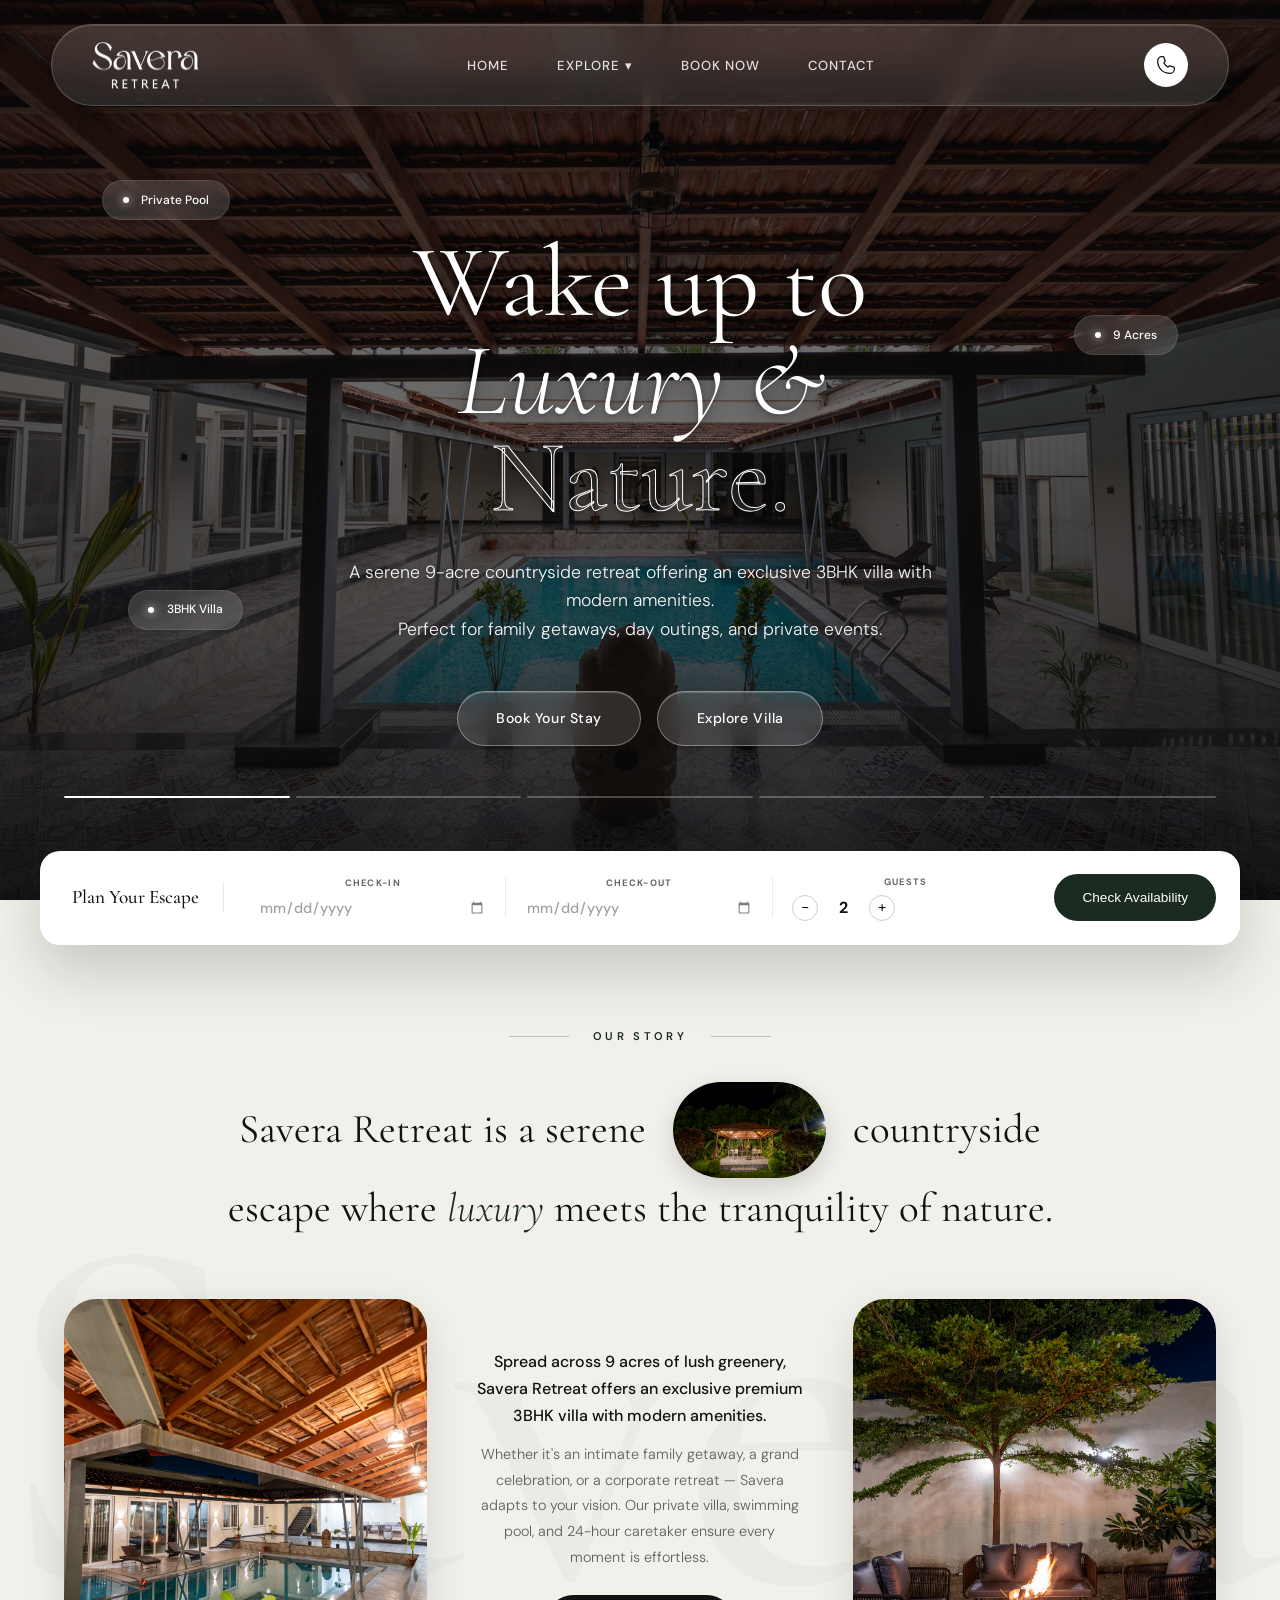
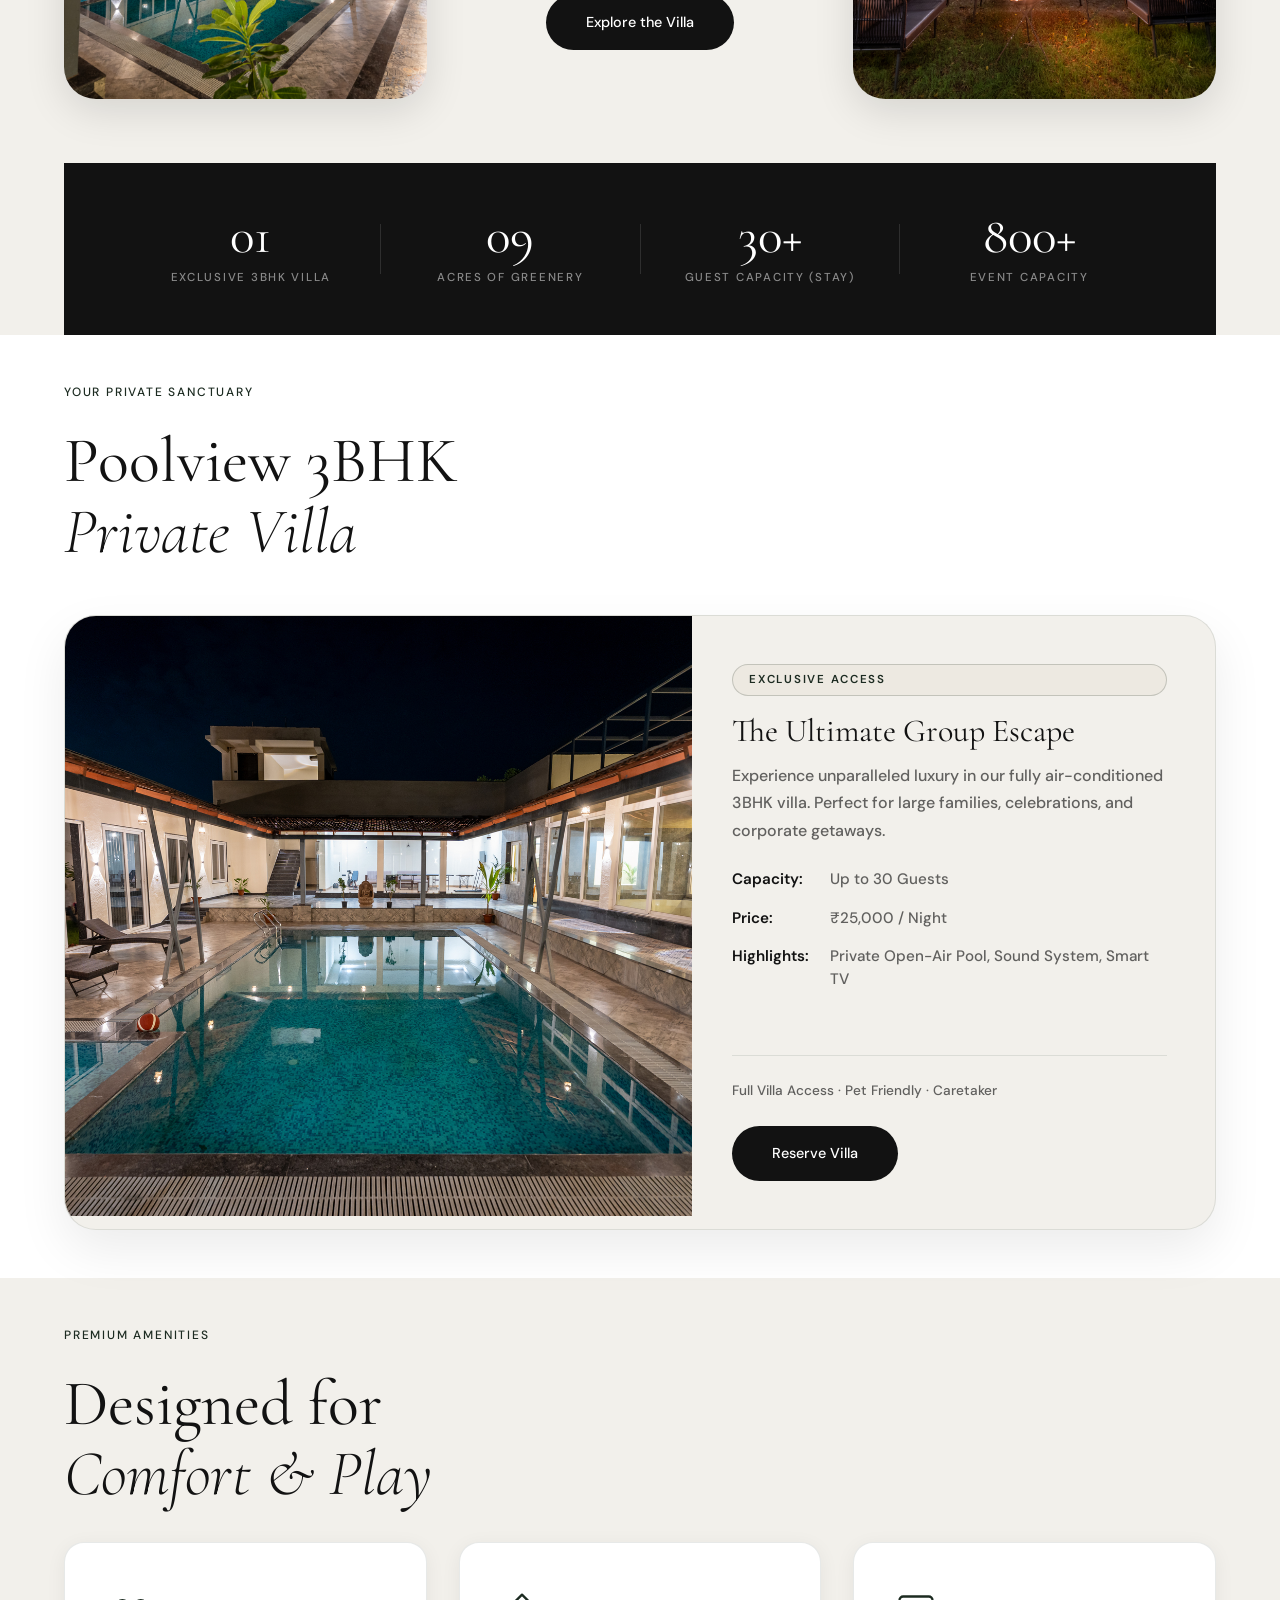
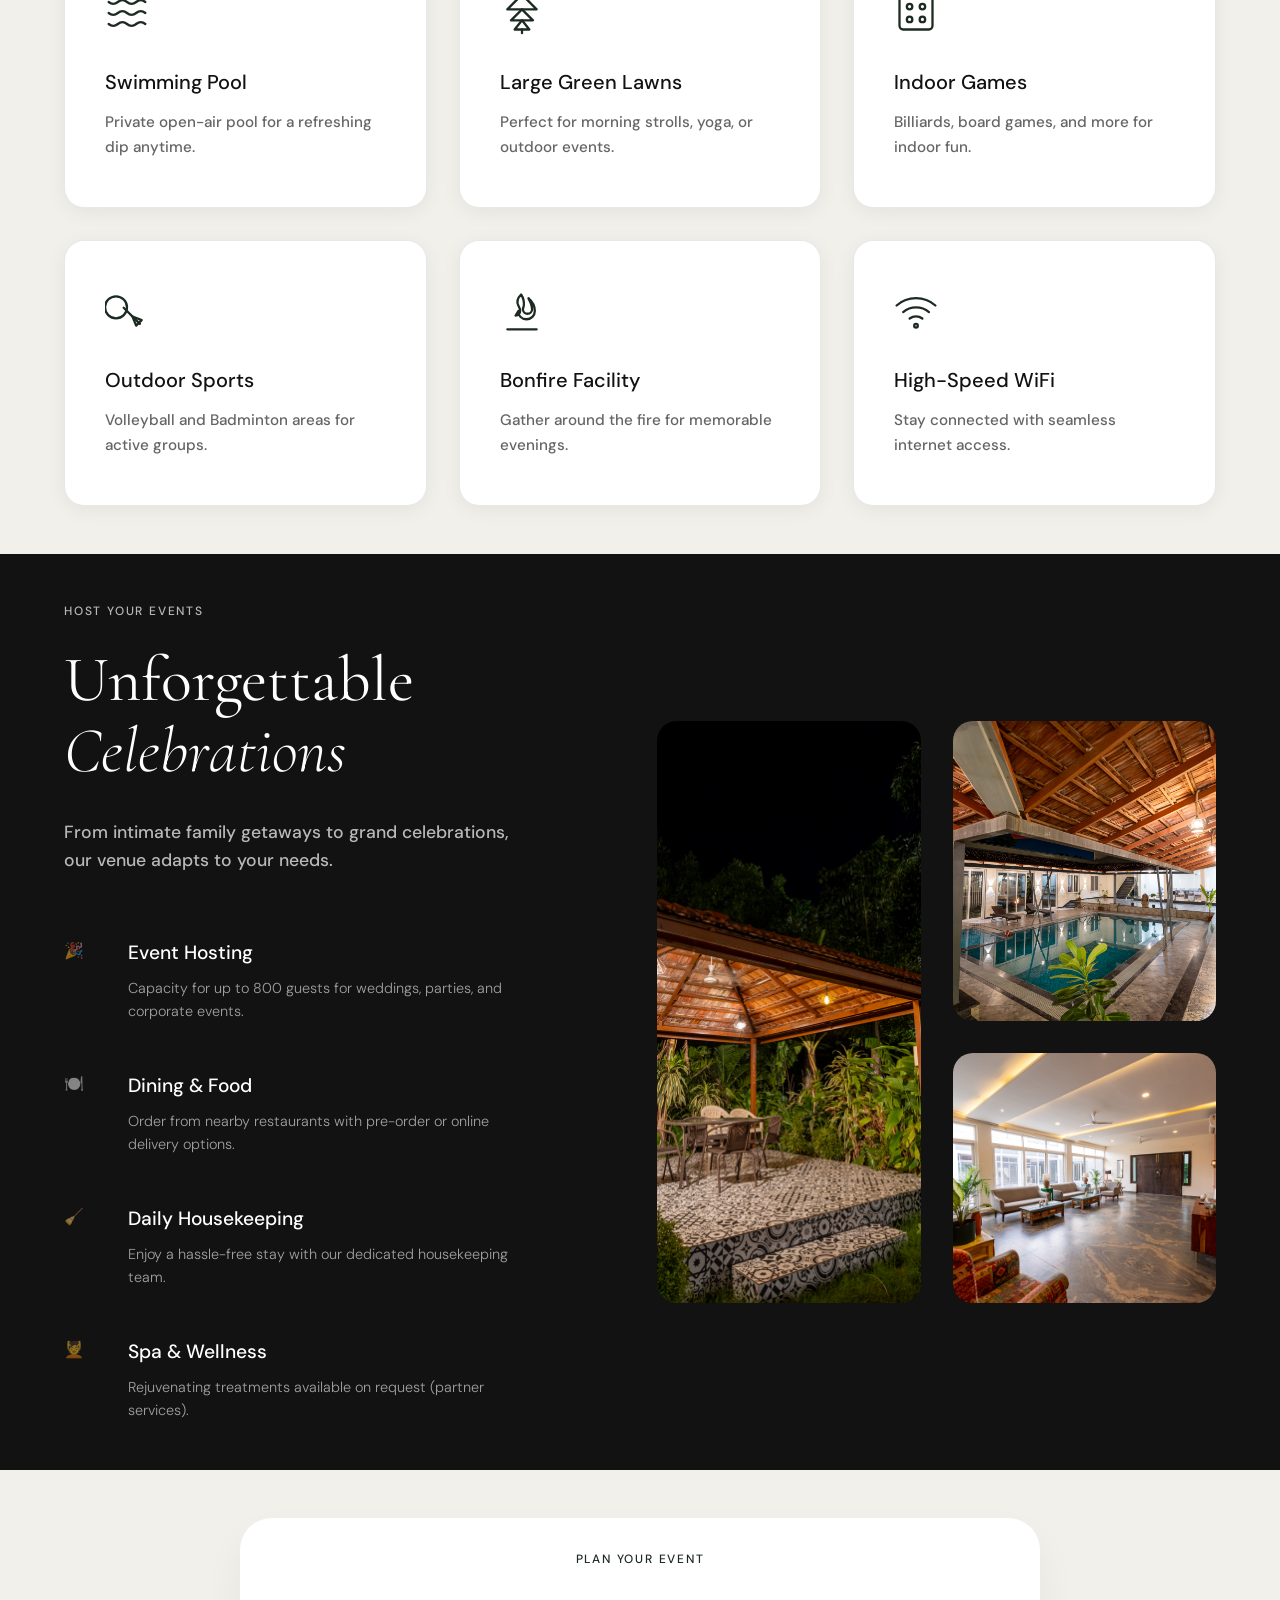
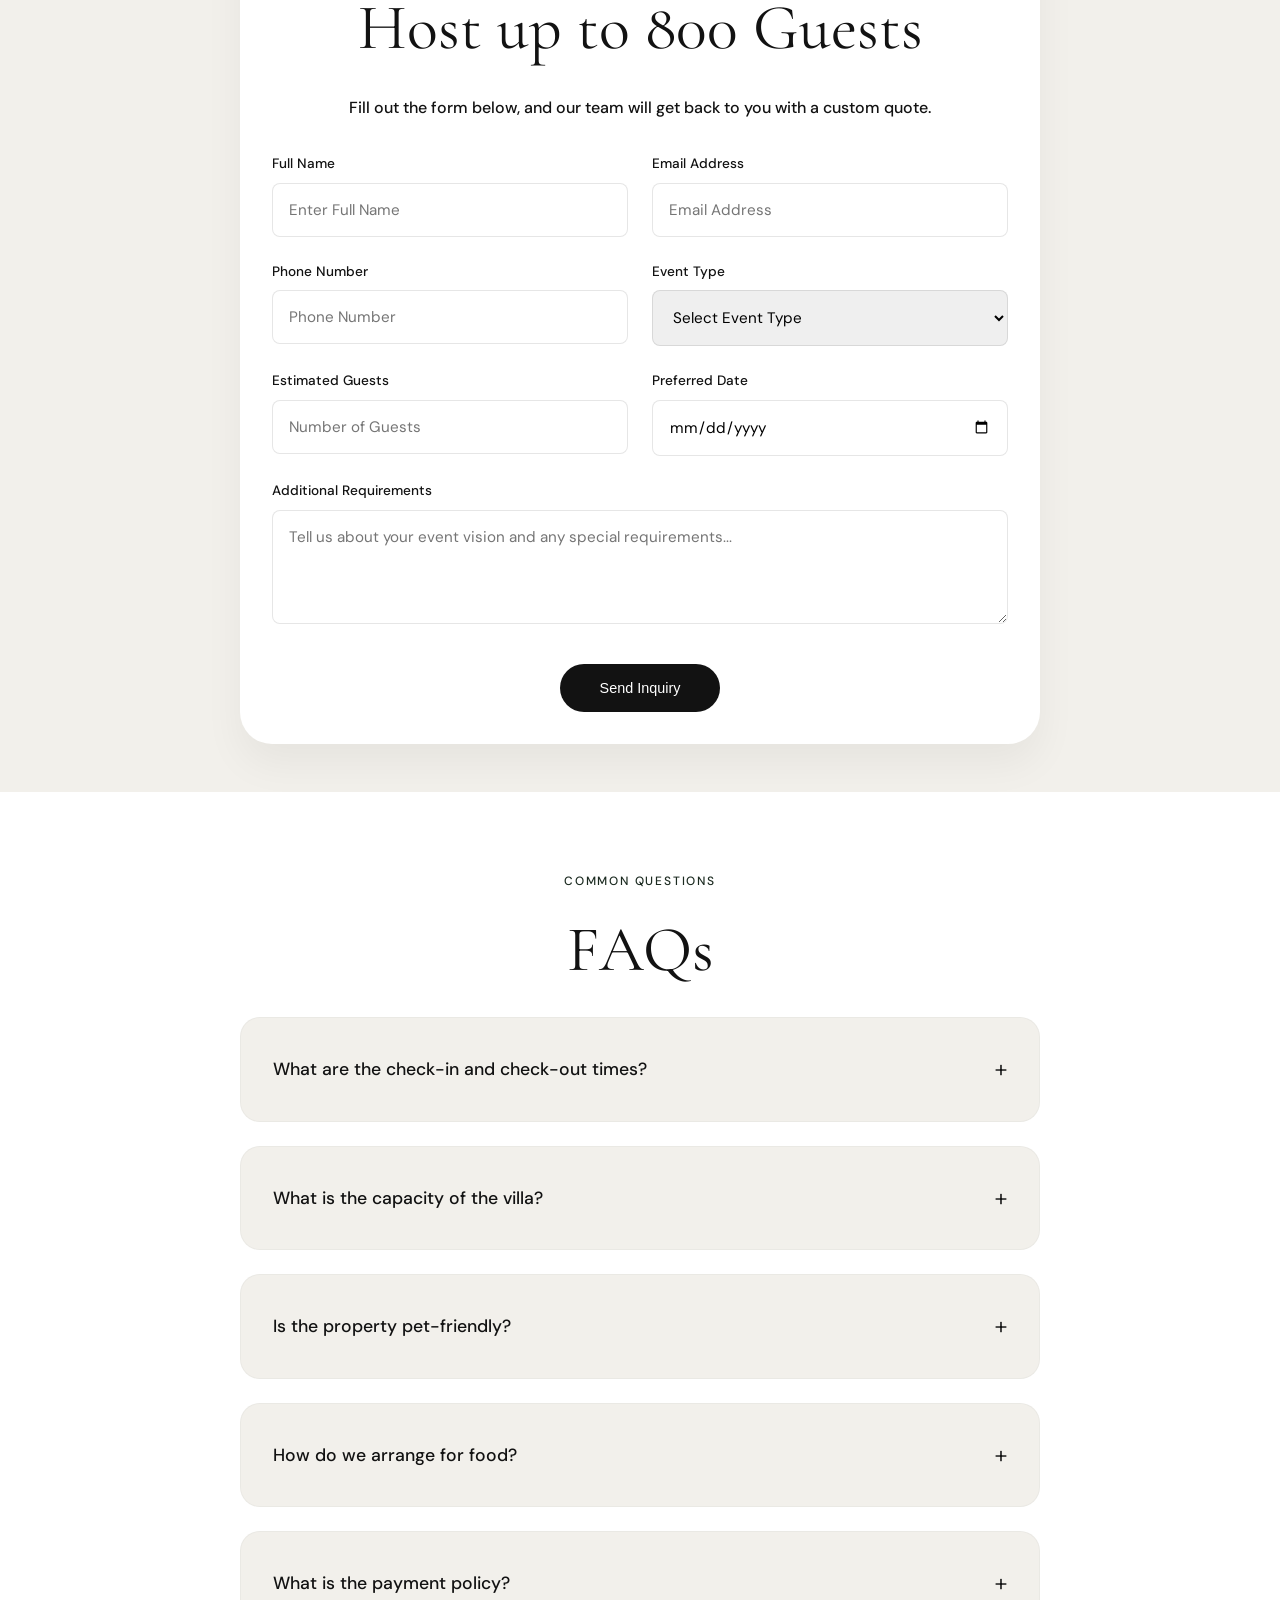
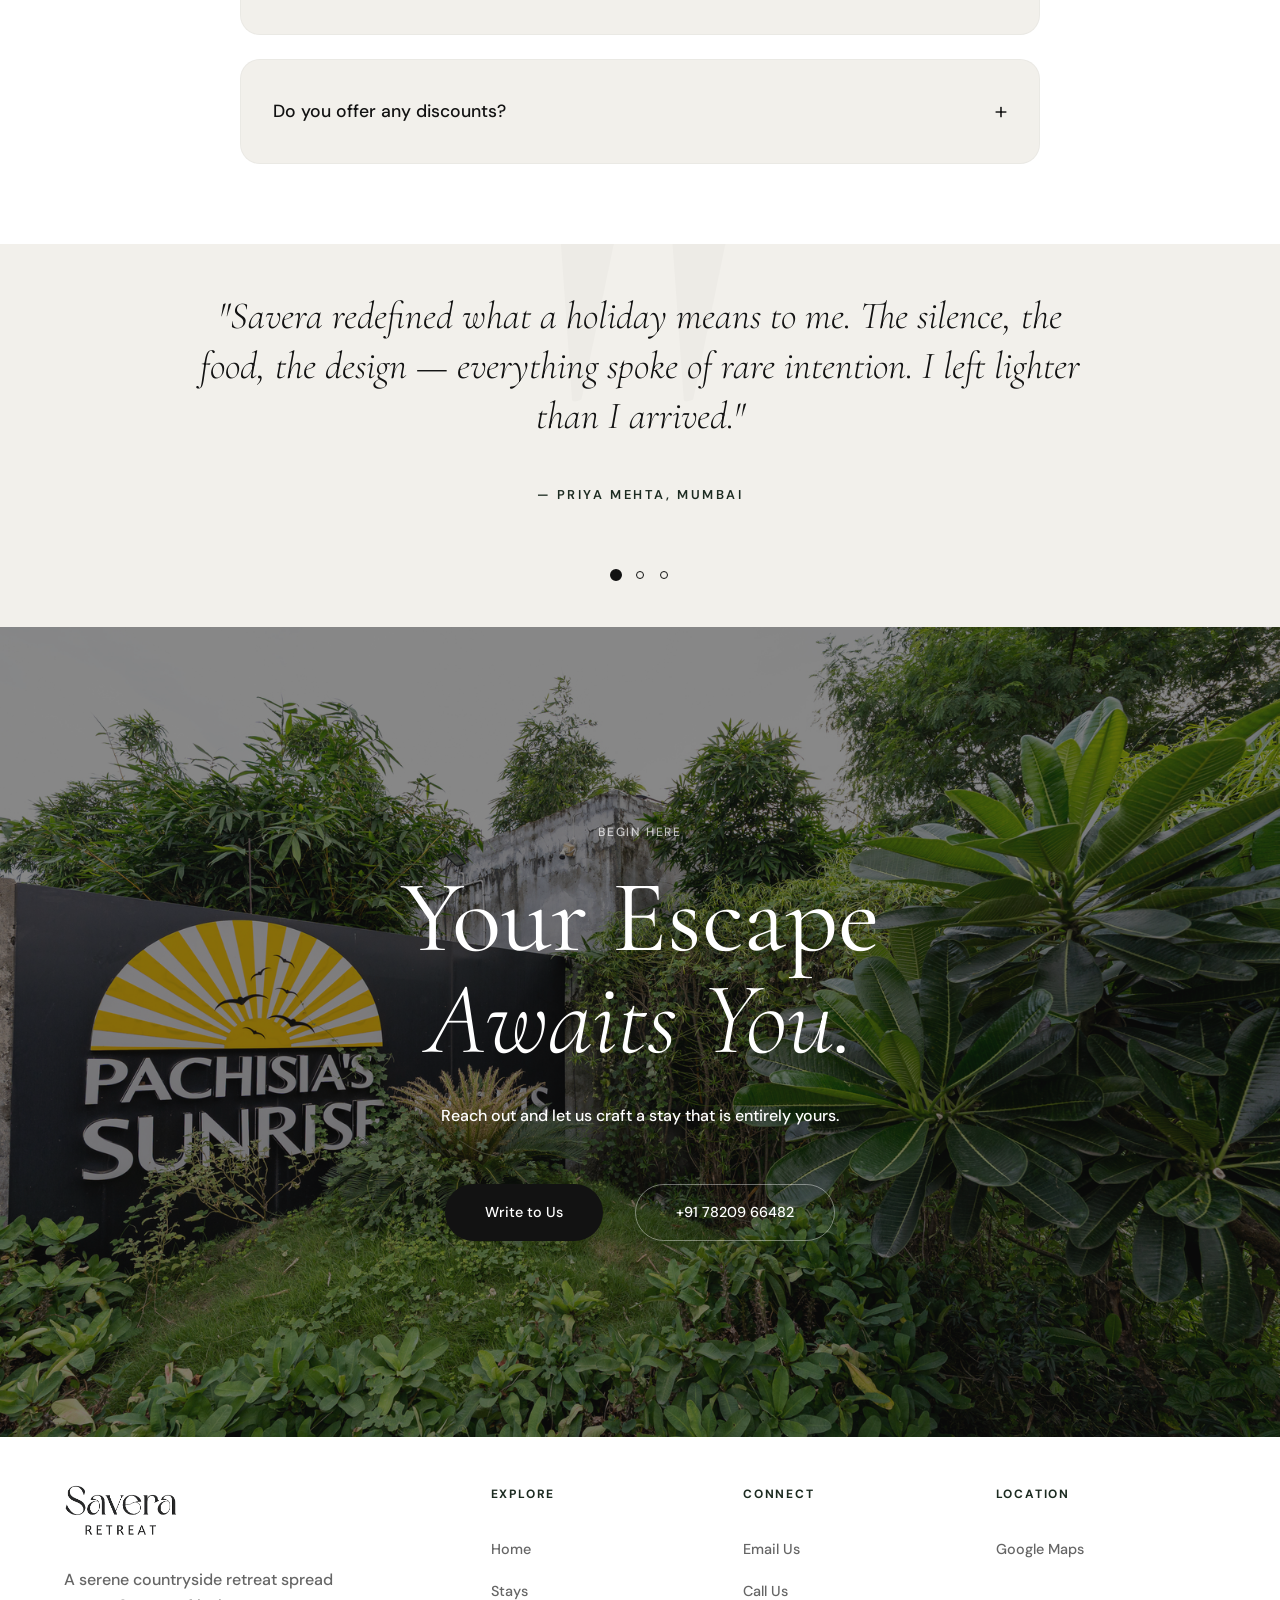
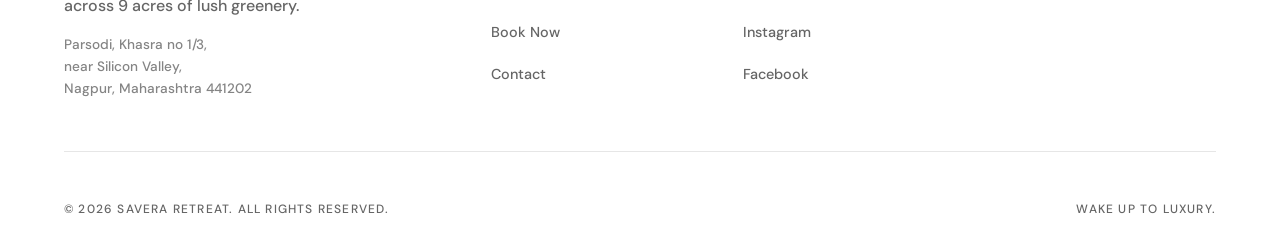
<file: index.html>
<!DOCTYPE html>
<html lang="en">

<head>
  <meta charset="UTF-8" />
  <meta name="viewport" content="width=device-width, initial-scale=1.0" />
  <meta name="description"
    content="Savera Retreat — A luxury boutique farmhouse where nature meets refined living. Reserve your escape into the wild." />
  <title>Savera Retreat — Where Luxury Meets Nature</title>

  <!-- Google Fonts -->
  <link rel="preconnect" href="https://fonts.googleapis.com" />
  <link rel="preconnect" href="https://fonts.gstatic.com" crossorigin />
  <link
    href="https://fonts.googleapis.com/css2?family=Cormorant+Garamond:ital,wght@0,300;0,400;0,500;0,600;1,300;1,400;1,500&family=DM+Sans:ital,opsz,wght@0,9..40,300;0,9..40,400;0,9..40,500;1,9..40,300&display=swap"
    rel="stylesheet" />

  <!-- Dream Avenue font loaded via @font-face in CSS (CDN fallback to Cormorant Garamond) -->
  <link rel="stylesheet" href="styles.css" />
</head>

<body>

  <!-- ═══════════════════════════════════════════ -->
  <!--  NAVBAR                                    -->
  <!-- ═══════════════════════════════════════════ -->
  <nav class="navbar" id="navbar">
    <div class="nav-inner">
      <a href="#home" class="nav-logo">
        <img src="logowhite.png" alt="Savera Retreat" />
      </a>

      <ul class="nav-links">
        <li><a href="index.html">Home</a></li>
        <li class="nav-dropdown">
          <a href="#">Explore ▾</a>
          <div class="dropdown-content">
            <a href="stays.html">Stays</a>
            <a href="amenities.html">Amenities</a>
            <a href="location.html">Location</a>
            <a href="things-to-do.html">Things to Do</a>
            <a href="food-dining.html">Food & Dining</a>
            <a href="offers.html">Offers</a>
            <a href="gallery.html">Gallery</a>
          </div>
        </li>
        <li><a href="booking.html">Book Now</a></li>
        <li><a href="contact.html">Contact</a></li>
      </ul>

      <div class="nav-cta">
        <button class="nav-toggle" id="navToggle" aria-label="Toggle menu">
          <span></span>
          <span></span>
          <span></span>
        </button>
        <a href="tel:+917820966482" class="call-btn" aria-label="Call us">

          <svg viewBox="0 0 24 24" fill="none" stroke="currentColor" stroke-width="1.5">
            <path
              d="M2 7a5 5 0 0 1 5-5h1.5a1 1 0 0 1 .95.68l1.5 4.5a1 1 0 0 1-.23 1.02L9.5 9.5a11 11 0 0 0 5 5l1.3-1.22a1 1 0 0 1 1.02-.23l4.5 1.5A1 1 0 0 1 22 15.5V17a5 5 0 0 1-5 5C8.16 22 2 15.84 2 7Z" />
          </svg>
        </a>
      </div>
    </div>
  </nav>

  <!-- ═══════════════════════════════════════════ -->
  <!--  HERO SECTION                              -->
  <!-- ═══════════════════════════════════════════ -->
  <section class="hero" id="home">
    <div class="hero-visuals">
      <!-- Cinematic slideshow: real property photos -->
      <div class="hero-slideshow" id="heroSlideshow">
        <div class="hero-slide active" style="background-image: url('property-images/pool-area-1.jpg')"></div>
        <div class="hero-slide" style="background-image: url('property-images/entrance.jpg')"></div>
        <div class="hero-slide" style="background-image: url('property-images/seating-area.jpg')"></div>
        <div class="hero-slide" style="background-image: url('property-images/nighttime outside.jpg')"></div>
        <div class="hero-slide" style="background-image: url('property-images/bonfire.jpg')"></div>
      </div>
      <div class="hero-overlay"></div>

      <!-- Floating property tags -->
      <div class="prop-tag prop-tag--pool" data-delay="0.8">
        <span class="tag-dot"></span>
        <span class="tag-label">Private Pool</span>
      </div>
      <div class="prop-tag prop-tag--deck" data-delay="1">
        <span class="tag-dot"></span>
        <span class="tag-label">9 Acres</span>
      </div>
      <div class="prop-tag prop-tag--suite" data-delay="1.2">
        <span class="tag-dot"></span>
        <span class="tag-label">3BHK Villa</span>
      </div>
    </div>

    <div class="hero-content">
      <h1 class="hero-headline">
        <span class="line-serif">Wake up to</span>
        <span class="line-italic">Luxury &amp;</span>
        <span class="line-serif-outline">Nature.</span>
      </h1>

      <p class="hero-sub">
        A serene 9-acre countryside retreat offering an exclusive 3BHK villa with modern amenities.<br />
        Perfect for family getaways, day outings, and private events.
      </p>

      <div class="hero-ctas">
        <a href="booking.html" class="btn btn--glass">Book Your Stay</a>
        <a href="stays.html" class="btn btn--glass">Explore Villa</a>
      </div>
    </div>

    <!-- Hero Progress Bars -->
    <div class="hero-progress" id="heroProgress" aria-hidden="true">
      <div class="hero-progress-bar active" data-slide="0"><div class="hero-progress-fill"></div></div>
      <div class="hero-progress-bar" data-slide="1"><div class="hero-progress-fill"></div></div>
      <div class="hero-progress-bar" data-slide="2"><div class="hero-progress-fill"></div></div>
      <div class="hero-progress-bar" data-slide="3"><div class="hero-progress-fill"></div></div>
      <div class="hero-progress-bar" data-slide="4"><div class="hero-progress-fill"></div></div>
    </div>

    <!-- Booking Strip -->
    <div class="booking-strip" id="booking">
      <div class="booking-inner">
        <div class="booking-label">Plan Your Escape</div>
        <div class="booking-fields">
          <div class="booking-field">
            <label for="checkin">Check-in</label>
            <input type="date" id="checkin" name="checkin" />
          </div>
          <div class="booking-divider"></div>
          <div class="booking-field">
            <label for="checkout">Check-out</label>
            <input type="date" id="checkout" name="checkout" />
          </div>
          <div class="booking-divider"></div>
          <div class="booking-field booking-field--guests">
            <label for="guests">Guests</label>
            <div class="guests-control">
              <button type="button" class="guests-btn" id="guestMinus" aria-label="Decrease guests">−</button>
              <span id="guestCount">2</span>
              <button type="button" class="guests-btn" id="guestPlus" aria-label="Increase guests">+</button>
            </div>
          </div>
        </div>
        <button type="button" class="btn btn--avail" id="checkAvailBtn">Check Availability</button>
      </div>
      <div class="booking-toast" id="bookingToast"></div>
    </div>
  </section>

  <!-- ═══════════════════════════════════════════ -->
  <!--  ABOUT SECTION                             -->
  <!-- ═══════════════════════════════════════════ -->
  <section class="about" id="about">
    <div class="about-bg-text" aria-hidden="true">Savera</div>

    <!-- Eyebrow -->
    <div class="about-eyebrow-wrap">
      <span class="about-eyebrow-line"></span>
      <p class="about-eyebrow">Our Story</p>
      <span class="about-eyebrow-line"></span>
    </div>

    <!-- Editorial Statement -->
    <div class="about-statement-wrap reveal">
      <p class="about-statement">
        Savera Retreat is a serene
        <span class="about-inline-img">
          <img src="property-images/seating-area-2.jpg" alt="Lush seating at Savera" />
        </span>
        countryside escape where
        <em class="about-italic">luxury</em>
        meets the tranquility of nature.
      </p>
    </div>

    <!-- 3-Column: Image | Text | Image -->
    <div class="about-columns">
      <div class="about-col-img reveal">
        <img src="property-images/pool-area-3.jpg" alt="Private pool at Savera" />
      </div>

      <div class="about-col-text reveal" style="--reveal-delay: 0.15s">
        <p class="about-lead">Spread across 9 acres of lush greenery, Savera Retreat offers an exclusive premium 3BHK villa with modern amenities.
        </p>
        <p class="about-body-text">Whether it's an intimate family getaway, a grand celebration, or a corporate retreat — Savera adapts to your vision. Our private villa, swimming pool, and 24-hour caretaker ensure every moment is effortless.</p>
        <a href="stays.html" class="btn btn--primary" style="margin-top: 1.5rem;">Explore the Villa</a>
      </div>

      <div class="about-col-img reveal" style="--reveal-delay: 0.3s">
        <img src="property-images/bonfire.jpg" alt="Bonfire evenings at Savera" />
      </div>
    </div>

    <!-- Stats Strip -->
    <div class="about-stats-strip">
      <div class="about-stat">
        <span class="about-stat-num">01</span>
        <span class="about-stat-label">Exclusive 3BHK Villa</span>
      </div>
      <div class="about-stat-sep"></div>
      <div class="about-stat">
        <span class="about-stat-num">09</span>
        <span class="about-stat-label">Acres of Greenery</span>
      </div>
      <div class="about-stat-sep"></div>
      <div class="about-stat">
        <span class="about-stat-num">30+</span>
        <span class="about-stat-label">Guest Capacity (Stay)</span>
      </div>
      <div class="about-stat-sep"></div>
      <div class="about-stat">
        <span class="about-stat-num">800+</span>
        <span class="about-stat-label">Event Capacity</span>
      </div>
    </div>
  </section>

  <!-- ═══════════════════════════════════════════ -->
  <!--  STAYS SECTION                             -->
  <!-- ═══════════════════════════════════════════ -->
  <section class="stays" id="stays">
    <div class="stays-header">
      <span class="section-eyebrow">Your Private Sanctuary</span>
      <h2 class="section-title">
        Poolview 3BHK<br />
        <em>Private Villa</em>
      </h2>
    </div>

    <div class="villa-showcase reveal">
      <div class="villa-img-wrap">
        <img src="property-images/pool-area-2.jpg" alt="Poolview 3BHK Private Villa" loading="lazy" />
      </div>
      <div class="villa-details">
        <span class="stay-tag">Exclusive Access</span>
        <h3 class="stay-name">The Ultimate Group Escape</h3>
        <p class="stay-desc">Experience unparalleled luxury in our fully air-conditioned 3BHK villa. Perfect for large families, celebrations, and corporate getaways.</p>
        
        <div class="villa-features">
          <div class="v-feature">
            <strong>Capacity:</strong> Up to 30 Guests
          </div>
          <div class="v-feature">
            <strong>Price:</strong> ₹25,000 / Night
          </div>
          <div class="v-feature">
            <strong>Highlights:</strong> Private Open-Air Pool, Sound System, Smart TV
          </div>
        </div>

        <div class="stay-meta" style="margin-top: 2rem;">
          <span>Full Villa Access · Pet Friendly · Caretaker</span>
          <a href="#booking" class="btn btn--primary">Reserve Villa</a>
        </div>
      </div>
    </div>
  </section>



  <!-- ═══════════════════════════════════════════ -->
  <!--  AMENITIES SECTION                         -->
  <!-- ═══════════════════════════════════════════ -->
  <section class="amenities" id="amenities">
    <div class="amenities-header">
      <span class="section-eyebrow">Premium Amenities</span>
      <h2 class="section-title">
        Designed for<br />
        <em>Comfort &amp; Play</em>
      </h2>
    </div>

    <div class="amenities-grid">
      <div class="amenity-item reveal">
        <svg viewBox="0 0 24 24" fill="none" stroke="currentColor" stroke-linecap="round" stroke-linejoin="round" class="svg-amenity"><path d="M2 6c.6.5 1.2 1 2.5 1s1.9-.5 2.5-1c.6-.5 1.2-1 2.5-1s1.9.5 2.5 1c.6.5 1.2 1 2.5 1s1.9-.5 2.5-1c.6-.5 1.2-1 2.5-1s1.9.5 2.5 1"/><path d="M2 12c.6.5 1.2 1 2.5 1s1.9-.5 2.5-1c.6-.5 1.2-1 2.5-1s1.9.5 2.5 1c.6.5 1.2 1 2.5 1s1.9-.5 2.5-1c.6-.5 1.2-1 2.5-1s1.9.5 2.5 1"/><path d="M2 18c.6.5 1.2 1 2.5 1s1.9-.5 2.5-1c.6-.5 1.2-1 2.5-1s1.9.5 2.5 1c.6.5 1.2 1 2.5 1s1.9-.5 2.5-1c.6-.5 1.2-1 2.5-1s1.9.5 2.5 1"/></svg>
        <h4>Swimming Pool</h4>
        <p>Private open-air pool for a refreshing dip anytime.</p>
      </div>
      <div class="amenity-item reveal" style="--reveal-delay:0.1s">
        <svg viewBox="0 0 24 24" fill="none" stroke="currentColor" stroke-linecap="round" stroke-linejoin="round" class="svg-amenity"><path d="M12 2L4 10h16l-8-8z"/><path d="M12 10L6 16h12l-6-6z"/><path d="M12 16L8 21h8l-4-5z"/><path d="M12 21v2"/></svg>
        <h4>Large Green Lawns</h4>
        <p>Perfect for morning strolls, yoga, or outdoor events.</p>
      </div>
      <div class="amenity-item reveal" style="--reveal-delay:0.2s">
        <svg viewBox="0 0 24 24" fill="none" stroke="currentColor" stroke-linecap="round" stroke-linejoin="round" class="svg-amenity"><rect x="3" y="3" width="18" height="18" rx="2" ry="2"/><circle cx="8.5" cy="8.5" r="1.5"/><circle cx="15.5" cy="15.5" r="1.5"/><circle cx="15.5" cy="8.5" r="1.5"/><circle cx="8.5" cy="15.5" r="1.5"/></svg>
        <h4>Indoor Games</h4>
        <p>Billiards, board games, and more for indoor fun.</p>
      </div>
      <div class="amenity-item reveal" style="--reveal-delay:0.3s">
        <svg viewBox="0 0 24 24" fill="none" stroke="currentColor" stroke-linecap="round" stroke-linejoin="round" class="svg-amenity"><path d="M6 16c3.3 0 6-2.7 6-6s-2.7-6-6-6-6 2.7-6 6 2.7 6 6 6z"/><path d="M10.2 10.2L19 19"/><path d="M15 15l2 5 3-3-5-2z"/></svg>
        <h4>Outdoor Sports</h4>
        <p>Volleyball and Badminton areas for active groups.</p>
      </div>
      <div class="amenity-item reveal" style="--reveal-delay:0.4s">
        <svg viewBox="0 0 24 24" fill="none" stroke="currentColor" stroke-linecap="round" stroke-linejoin="round" class="svg-amenity"><path d="M8.5 14.5A2.5 2.5 0 0 0 11 12c0-1.38-.5-2-1-3-1.032-2.065-.5-4 1.5-6 1.256 1.887 1.733 3.89 1.5 6-.14.65-.4 1.22-.5 2a2.5 2.5 0 0 0 2.5 2.5c1.38 0 2.5-1.12 2.5-2.5 0-2.333-1-4-2-6 2.333 2 3.5 4.333 3.5 7a4.5 4.5 0 0 1-4.5 4.5c-3 0-4.5-2-4.5-4.5z"/><path d="M4 22h16"/></svg>
        <h4>Bonfire Facility</h4>
        <p>Gather around the fire for memorable evenings.</p>
      </div>
      <div class="amenity-item reveal" style="--reveal-delay:0.5s">
        <svg viewBox="0 0 24 24" fill="none" stroke="currentColor" stroke-linecap="round" stroke-linejoin="round" class="svg-amenity"><path d="M5 12.55a11 11 0 0 1 14.08 0"/><path d="M1.42 9a16 16 0 0 1 21.16 0"/><path d="M8.53 16.11a6 6 0 0 1 6.95 0"/><circle cx="12" cy="20" r="1"/></svg>
        <h4>High-Speed WiFi</h4>
        <p>Stay connected with seamless internet access.</p>
      </div>

    </div>
  </section>

  <!-- ═══════════════════════════════════════════ -->
  <!--  EVENTS & SERVICES                         -->
  <!-- ═══════════════════════════════════════════ -->
  <section class="experience" id="experience">
    <div class="exp-left">
      <span class="section-eyebrow light">Host Your Events</span>
      <h2 class="section-title light">
        Unforgettable<br />
        <em>Celebrations</em>
      </h2>
      <p class="exp-body">From intimate family getaways to grand celebrations, our venue adapts to your needs.</p>

      <div class="exp-list">
        <div class="exp-item">
          <div class="exp-icon">🎉</div>
          <div>
            <h4>Event Hosting</h4>
            <p>Capacity for up to 800 guests for weddings, parties, and corporate events.</p>
          </div>
        </div>
        <div class="exp-item">
          <div class="exp-icon">🍽️</div>
          <div>
            <h4>Dining &amp; Food</h4>
            <p>Order from nearby restaurants with pre-order or online delivery options.</p>
          </div>
        </div>
        <div class="exp-item">
          <div class="exp-icon">🧹</div>
          <div>
            <h4>Daily Housekeeping</h4>
            <p>Enjoy a hassle-free stay with our dedicated housekeeping team.</p>
          </div>
        </div>
        <div class="exp-item">
          <div class="exp-icon">💆</div>
          <div>
            <h4>Spa &amp; Wellness</h4>
            <p>Rejuvenating treatments available on request (partner services).</p>
          </div>
        </div>
      </div>
    </div>

    <div class="exp-right">
      <div class="exp-img-grid">
        <div class="exp-img exp-img--tall reveal">
          <img src="property-images/seating-area-2 (2).jpg" alt="Event setup on lawn" loading="lazy" />
        </div>
        <div class="exp-img exp-img--short reveal" style="--reveal-delay:0.2s">
          <img src="property-images/pool-area-3.jpg" alt="Poolside party" loading="lazy" />
        </div>
        <div class="exp-img exp-img--wide reveal" style="--reveal-delay:0.35s">
          <img src="property-images/drawing-room.jpg" alt="Villa drawing room" loading="lazy" />
        </div>
      </div>
    </div>
  </section>

  <!-- ═══════════════════════════════════════════ -->
  <!--  EVENT INQUIRY FORM                       -->
  <!-- ═══════════════════════════════════════════ -->
  <section class="event-inquiry" id="event-inquiry">
    <div class="inquiry-inner reveal">
      <div class="inquiry-header">
        <span class="section-eyebrow">Plan Your Event</span>
        <h2 class="section-title">Host up to 800 Guests</h2>
        <p>Fill out the form below, and our team will get back to you with a custom quote.</p>
      </div>
      
      <form class="inquiry-form" id="eventForm">
        <div class="form-group">
          <label for="fullName">Full Name</label>
          <input type="text" id="fullName" required placeholder="Enter Full Name" />
        </div>
        <div class="form-group">
          <label for="email">Email Address</label>
          <input type="email" id="email" required placeholder="Email Address" />
        </div>
        <div class="form-group">
          <label for="phone">Phone Number</label>
          <input type="tel" id="phone" required placeholder="Phone Number" />
        </div>
        <div class="form-group">
          <label for="eventType">Event Type</label>
          <select id="eventType" required>
            <option value="" disabled selected>Select Event Type</option>
            <option value="wedding">Wedding / Reception</option>
            <option value="party">Private Party / Birthday</option>
            <option value="shoot">Pre-Wedding / Shoot</option>
            <option value="corporate">Corporate Event</option>
            <option value="other">Other</option>
          </select>
        </div>
        <div class="form-group">
          <label for="guestRange">Estimated Guests</label>
          <input type="number" id="guestRange" required placeholder="Number of Guests" max="800" />
        </div>
        <div class="form-group">
          <label for="eventDate">Preferred Date</label>
          <input type="date" id="eventDate" required />
        </div>
        <div class="form-group form-group--full">
          <label for="message">Additional Requirements</label>
          <textarea id="message" rows="4" placeholder="Tell us about your event vision and any special requirements..."></textarea>
        </div>
        <button type="submit" class="btn btn--primary form-submit">Send Inquiry</button>
      </form>
    </div>
  </section>

  <!-- ═══════════════════════════════════════════ -->
  <!--  FAQ SECTION                               -->
  <!-- ═══════════════════════════════════════════ -->
  <section class="faq" id="faq">
    <div class="faq-header">
      <span class="section-eyebrow">Common Questions</span>
      <h2 class="section-title">FAQs</h2>
    </div>
    
    <div class="faq-grid">
      <div class="faq-item reveal">
        <div class="faq-question">
          <h4>What are the check-in and check-out times?</h4>
          <span class="faq-icon">+</span>
        </div>
        <div class="faq-answer">
          <p>Check-in is at 12:00 PM, and check-out is at 10:00 AM.</p>
        </div>
      </div>
      
      <div class="faq-item reveal" style="--reveal-delay:0.1s">
        <div class="faq-question">
          <h4>What is the capacity of the villa?</h4>
          <span class="faq-icon">+</span>
        </div>
        <div class="faq-answer">
          <p>The Poolview 3BHK Private Villa can comfortably accommodate up to 30 guests for stay.</p>
        </div>
      </div>
      
      <div class="faq-item reveal" style="--reveal-delay:0.2s">
        <div class="faq-question">
          <h4>Is the property pet-friendly?</h4>
          <span class="faq-icon">+</span>
        </div>
        <div class="faq-answer">
          <p>Yes, Savera Retreat is pet-friendly. We welcome your furry friends!</p>
        </div>
      </div>
      
      <div class="faq-item reveal" style="--reveal-delay:0.3s">
        <div class="faq-question">
          <h4>How do we arrange for food?</h4>
          <span class="faq-icon">+</span>
        </div>
        <div class="faq-answer">
          <p>Food can be ordered from nearby restaurants. You can pre-order or use online delivery services. The villa also has a fully equipped kitchen.</p>
        </div>
      </div>
      
      <div class="faq-item reveal" style="--reveal-delay:0.4s">
        <div class="faq-question">
          <h4>What is the payment policy?</h4>
          <span class="faq-icon">+</span>
        </div>
        <div class="faq-answer">
          <p>We require a 25% advance payment to confirm your booking. The remaining 75% is payable upon arrival.</p>
        </div>
      </div>
      <div class="faq-item reveal" style="--reveal-delay:0.5s">
        <div class="faq-question">
          <h4>Do you offer any discounts?</h4>
          <span class="faq-icon">+</span>
        </div>
        <div class="faq-answer">
          <p>Yes! We offer special discounts for first-time bookings and referral rewards. Contact us to claim yours.</p>
        </div>
      </div>
    </div>
  </section>

  <!-- ═══════════════════════════════════════════ -->
  <!--  TESTIMONIAL SECTION                       -->
  <!-- ═══════════════════════════════════════════ -->
  <section class="testimonials">
    <div class="test-bg-text" aria-hidden="true">"</div>
    <div class="test-inner">
      <div class="test-slide active" id="test0">
        <blockquote>
          "Savera redefined what a holiday means to me. The silence, the food, the design — everything spoke of rare
          intention. I left lighter than I arrived."
        </blockquote>
        <cite>— Priya Mehta, Mumbai</cite>
      </div>
      <div class="test-slide" id="test1">
        <blockquote>
          "We celebrated our anniversary here and it felt like the world had been made just for us. The staff read every
          unstated wish."
        </blockquote>
        <cite>— Arjun &amp; Kavya, Bangalore</cite>
      </div>
      <div class="test-slide" id="test2">
        <blockquote>
          "The forest suite felt like sleeping inside a living painting. Breakfast on the deck in the mist — I will
          carry that forever."
        </blockquote>
        <cite>— Rohit Sharma, Delhi</cite>
      </div>
      <div class="test-dots">
        <button class="test-dot active" data-idx="0" aria-label="Testimonial 1"></button>
        <button class="test-dot" data-idx="1" aria-label="Testimonial 2"></button>
        <button class="test-dot" data-idx="2" aria-label="Testimonial 3"></button>
      </div>
    </div>
  </section>

  <!-- ═══════════════════════════════════════════ -->
  <!--  CONTACT / CLOSING CTA SECTION             -->
  <!-- ═══════════════════════════════════════════ -->
  <!-- ═══════════════════════════════════════════ -->
  <!--  CONTACT / CLOSING CTA SECTION             -->
  <!-- ═══════════════════════════════════════════ -->
  <section class="closing" id="contact">
    <div class="closing-bg">
      <img src="property-images/property-entrance.jpg" alt="Savera Retreat entrance" />
      <div class="closing-overlay"></div>
    </div>
    <div class="closing-content reveal">
      <span class="section-eyebrow light">Begin Here</span>
      <h2 class="closing-headline">
        Your Escape<br />
        <em>Awaits You.</em>
      </h2>
      <p>Reach out and let us craft a stay that is entirely yours.</p>
      <div class="closing-ctas">
        <a href="mailto:saveraretreatnagpur@gmail.com" class="btn btn--primary">Write to Us</a>
        <a href="tel:+917820966482" class="btn btn--outline-light">+91 78209 66482</a>
      </div>
    </div>
  </section>

  <!-- ═══════════════════════════════════════════ -->
  <!--  FOOTER                                    -->
  <!-- ═══════════════════════════════════════════ -->
  <footer class="footer">
    <div class="footer-top">
      <div class="footer-brand">
        <div class="footer-logo">
          <img src="logo.png" alt="Savera Retreat" />
        </div>
        <p>A serene countryside retreat spread across 9 acres of lush greenery.</p>
        <p style="font-size: 0.85rem; opacity: 0.8; margin-top: 1rem;">
          Parsodi, Khasra no 1/3,<br />
          near Silicon Valley,<br />
          Nagpur, Maharashtra 441202
        </p>
      </div>
      <div class="footer-links">
        <div class="footer-col">
          <h5>Explore</h5>
          <ul>
            <li><a href="index.html">Home</a></li>
            <li><a href="stays.html">Stays</a></li>
            <li><a href="booking.html">Book Now</a></li>
            <li><a href="contact.html">Contact</a></li>
          </ul>

        </div>
        <div class="footer-col">
          <h5>Connect</h5>
          <ul>
            <li><a href="mailto:saveraretreatnagpur@gmail.com">Email Us</a></li>
            <li><a href="tel:+917820966482">Call Us</a></li>
            <li><a href="https://www.instagram.com/saveraretreatnagpur" target="_blank">Instagram</a></li>
            <li><a href="https://www.facebook.com/profile.php?id=61576663302834" target="_blank">Facebook</a></li>
          </ul>
        </div>
        <div class="footer-col">
          <h5>Location</h5>
          <ul>
            <li><a href="https://maps.app.goo.gl/z6NN28QW4oxAfRUh9?g_st=iw" target="_blank">Google Maps</a></li>
          </ul>
        </div>
      </div>
    </div>
    <div class="footer-bottom">
      <p>© 2026 Savera Retreat. All rights reserved.</p>
      <p>Wake up to luxury.</p>
    </div>
  </footer>

  <script src="main.js"></script>
</body>

</html>
</file>
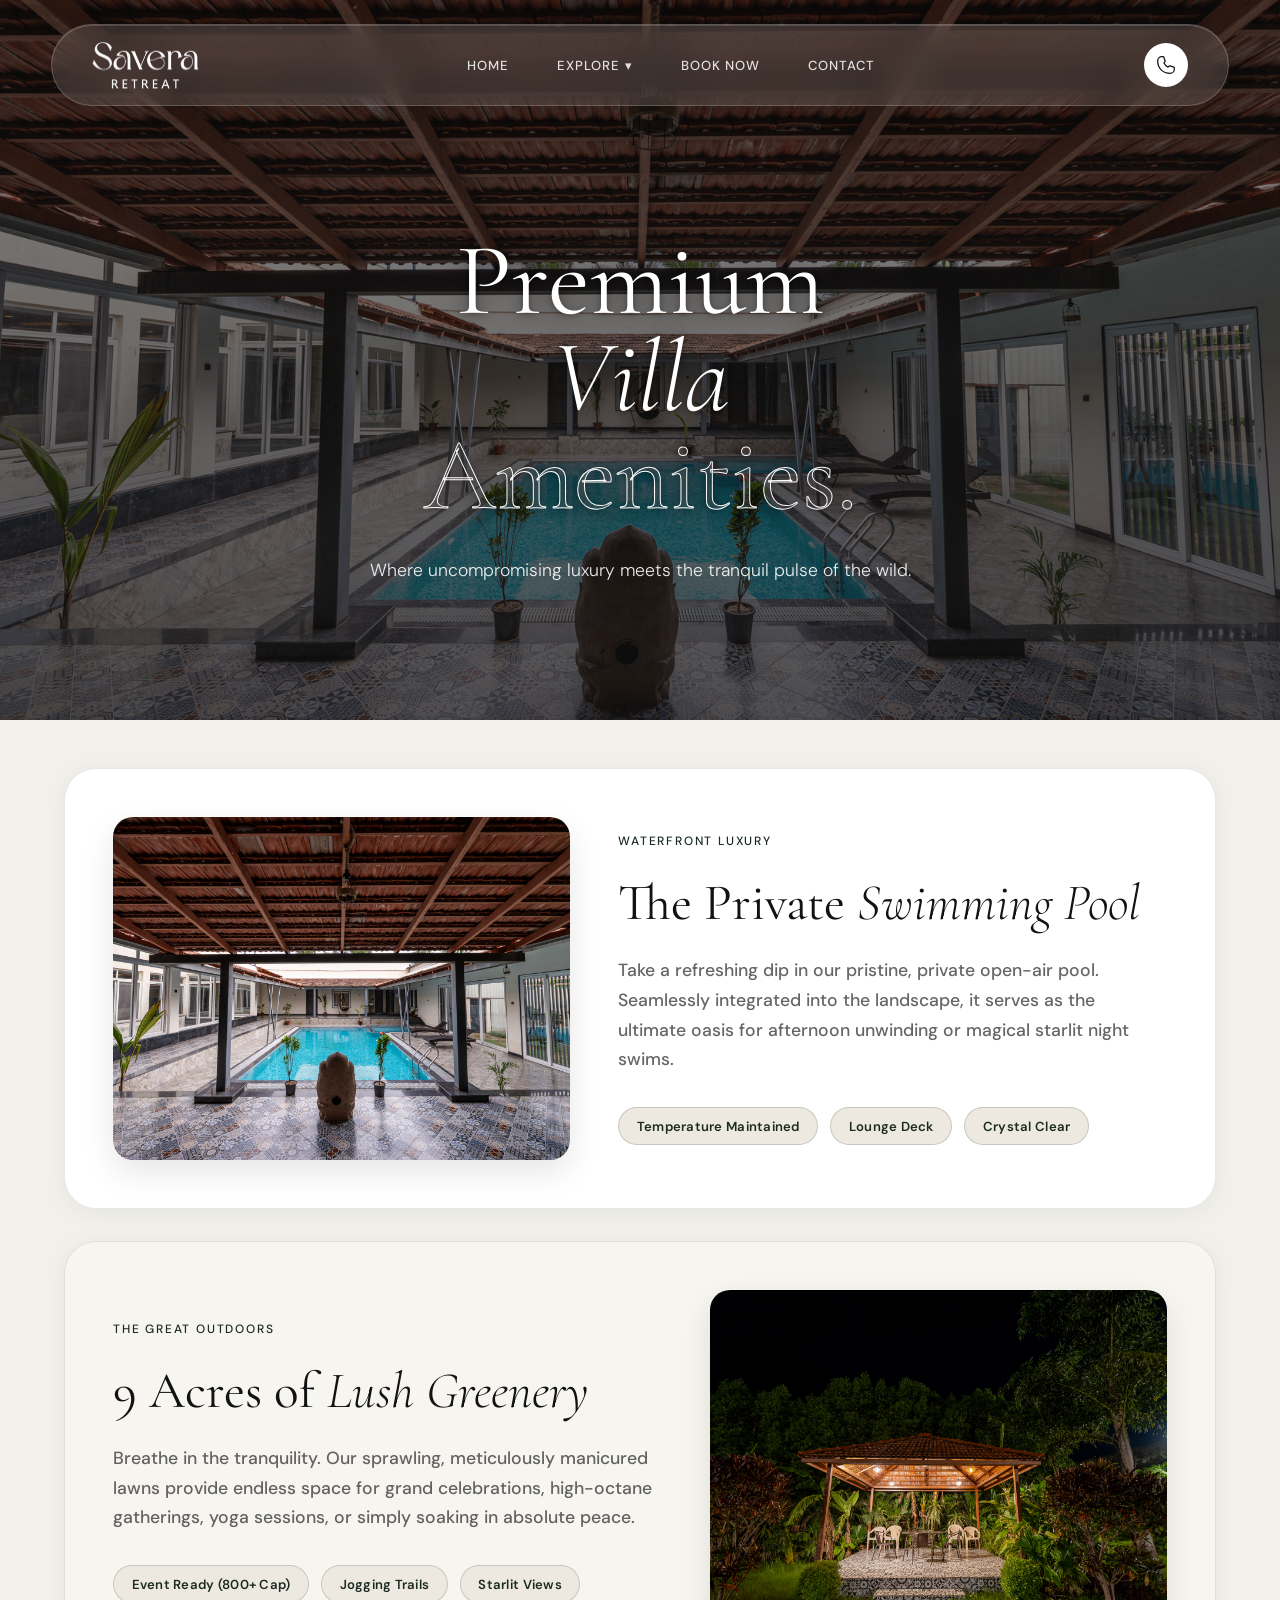
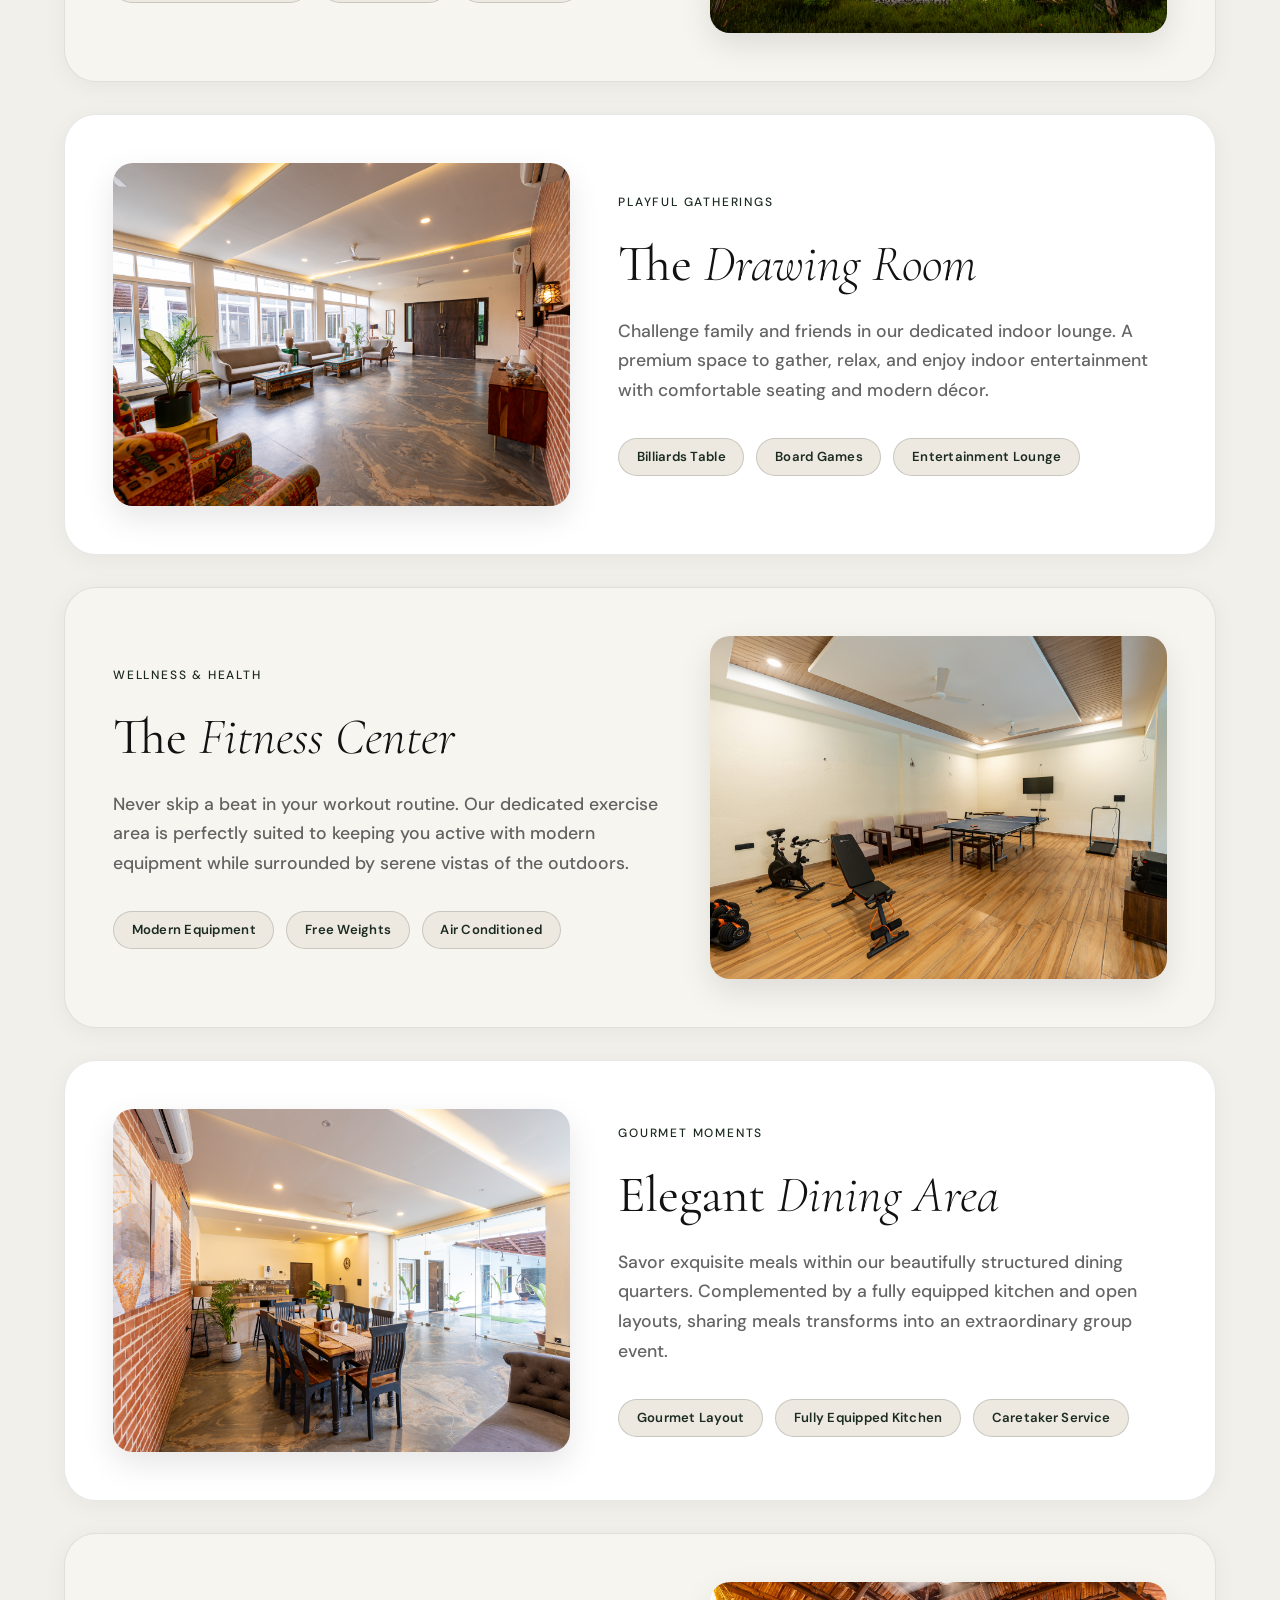
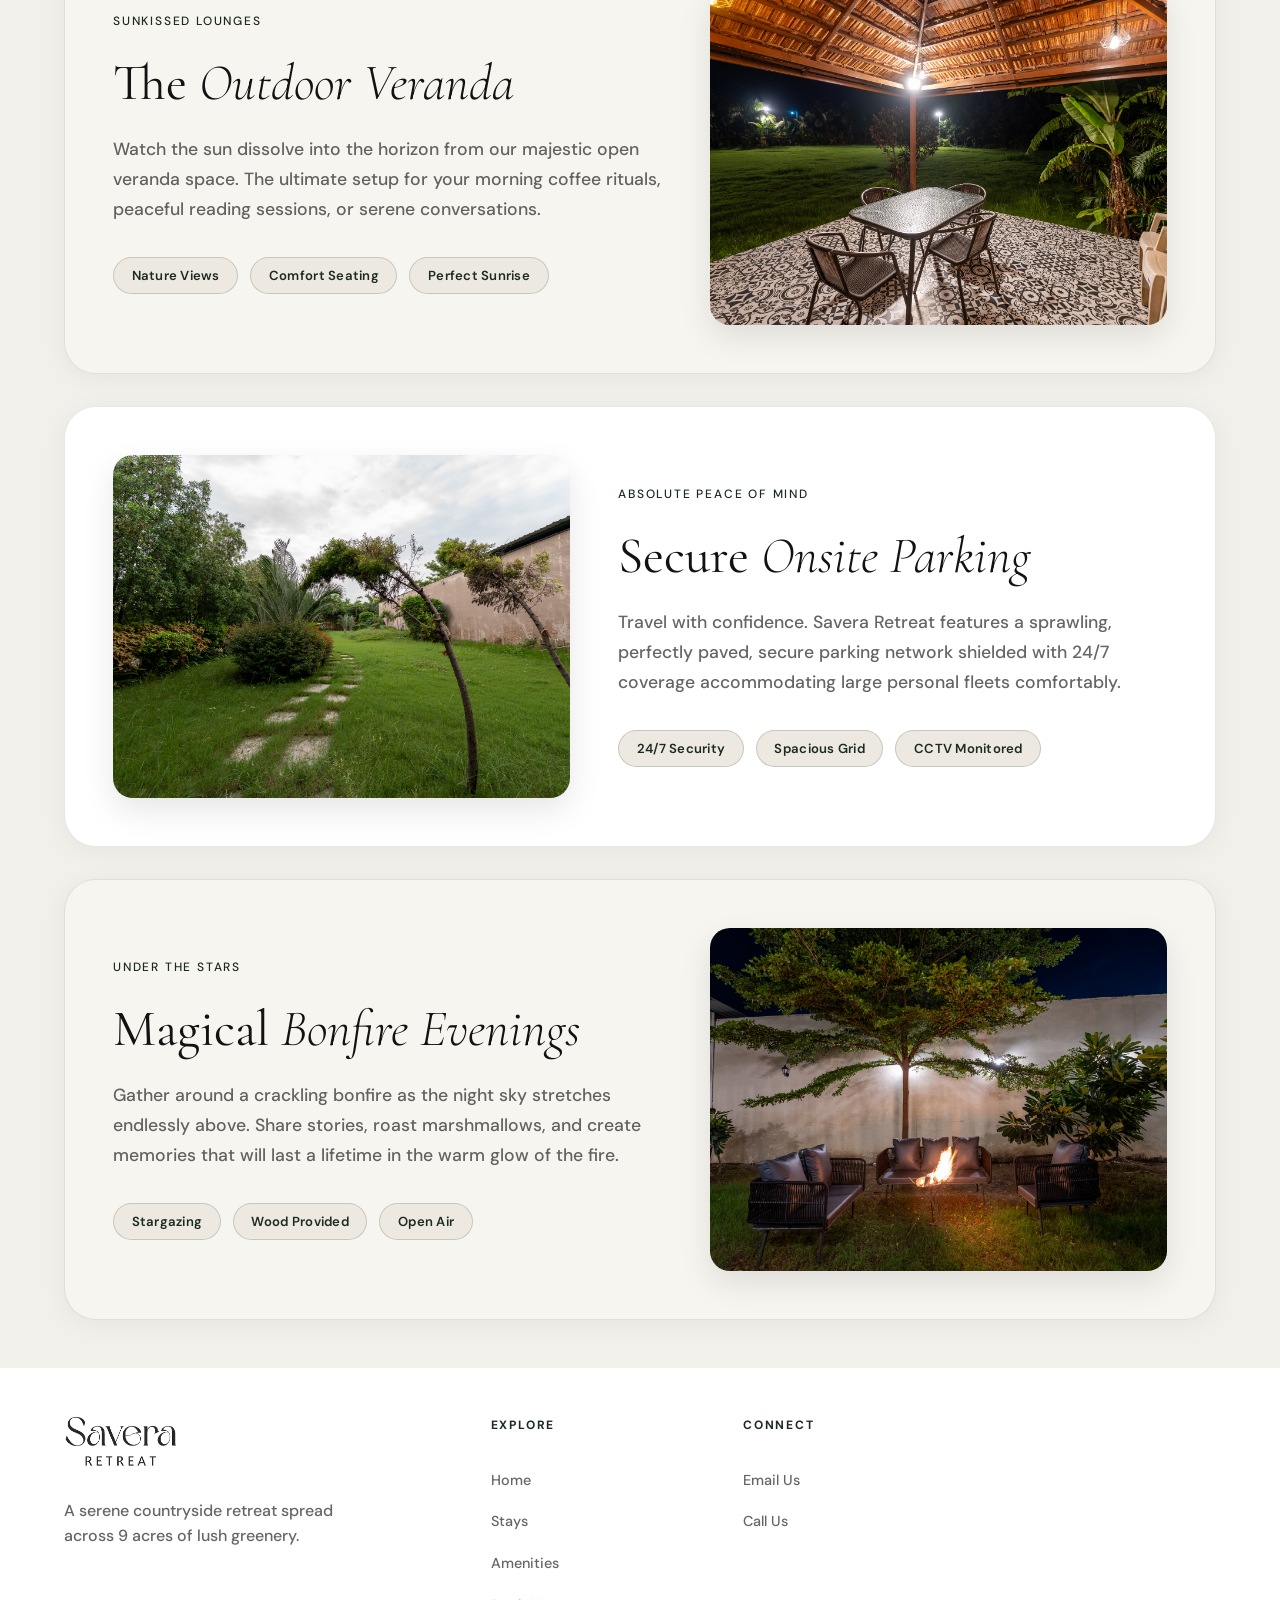
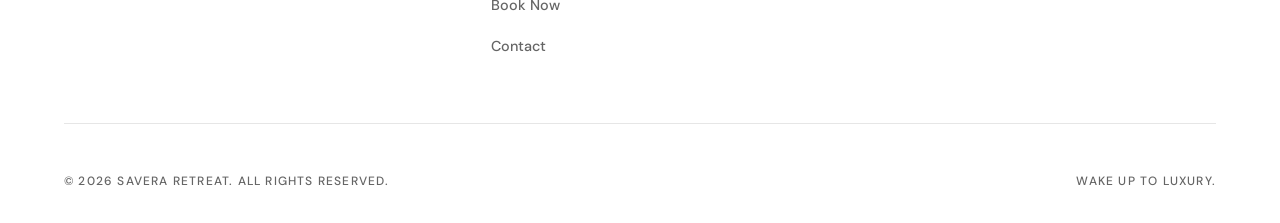
<file: amenities.html>
<!DOCTYPE html>
<html lang="en">

<head>
  <meta charset="UTF-8" />
  <meta name="viewport" content="width=device-width, initial-scale=1.0" />
  <meta name="description" content="Discover the premium amenities at Savera Retreat. Lawn, Pool, Sports Room, Gym, Veranda, and Dining." />
  <title>Premium Amenities — Savera Retreat</title>

  <!-- Google Fonts -->
  <link rel="preconnect" href="https://fonts.googleapis.com" />
  <link rel="preconnect" href="https://fonts.gstatic.com" crossorigin />
  <link href="https://fonts.googleapis.com/css2?family=Cormorant+Garamond:ital,wght@0,300;0,400;0,500;0,600;1,300;1,400;1,500&family=DM+Sans:ital,opsz,wght@0,9..40,300;0,9..40,400;0,9..40,500;1,9..40,300&display=swap" rel="stylesheet" />

  <link rel="stylesheet" href="styles.css" />
  <link rel="stylesheet" href="pages.css" />

  <style>
    .amenities-section {
      padding: 3rem 5%;
      background-color: var(--bg-off-white);
    }

    .amenity-row {
      display: grid;
      grid-template-columns: 1fr 1.2fr;
      gap: 3rem;
      align-items: center;
      max-width: 1200px;
      margin: 0 auto 2rem;
      padding: 3rem;
      border-radius: var(--border-radius-lg);
      background: var(--primary-white);
      border: 1px solid var(--tile-border);
      box-shadow: 0 4px 24px rgba(18, 18, 18, 0.05);
      transition: var(--transition);
    }

    .amenity-row:hover {
      box-shadow: 0 12px 40px rgba(28, 43, 33, 0.10);
    }

    .amenity-row:nth-child(even) {
      grid-template-columns: 1.2fr 1fr;
      background: var(--tile-bg);
    }

    .amenity-row:nth-child(even) .amenity-text {
      order: 1;
    }

    .amenity-row:nth-child(even) .amenity-image-wrap {
      order: 2;
    }

    .amenity-row:last-child {
      margin-bottom: 0;
    }

    .amenity-image-wrap {
      position: relative;
      border-radius: var(--border-radius-md);
      overflow: hidden;
      box-shadow: 0 12px 32px rgba(0, 0, 0, 0.10);
      aspect-ratio: 4/3;
    }

    .amenity-image-wrap img {
      width: 100%;
      height: 100%;
      object-fit: cover;
      transition: var(--transition);
    }

    .amenity-image-wrap:hover img {
      transform: scale(1.05);
    }

    .amenity-text h3 {
      font-size: clamp(2.5rem, 4vw, 3.5rem);
      line-height: 1.1;
      margin-bottom: 1.5rem;
      color: var(--primary-black);
    }

    .amenity-text h3 em {
      font-family: var(--serif);
      font-style: italic;
      font-weight: 300;
    }

    .amenity-text p {
      color: var(--text-muted);
      font-size: 1.1rem;
      line-height: 1.7;
      margin-bottom: 2rem;
    }

    .amenity-features {
      display: flex;
      flex-wrap: wrap;
      gap: 0.75rem;
    }

    .am-tag {
      background-color: var(--bg-warm-cream);
      color: var(--nature-green);
      padding: 0.45rem 1.1rem;
      border-radius: 30px;
      font-size: 0.82rem;
      font-weight: 600;
      border: 1px solid rgba(28, 43, 33, 0.18);
      letter-spacing: 0.02em;
    }

    @media (max-width: 992px) {
      .amenity-row, .amenity-row:nth-child(even) {
        grid-template-columns: 1fr;
        gap: 2.5rem;
        margin-bottom: 1.5rem;
        padding: 2rem;
      }
      .amenity-row .amenity-text, .amenity-row:nth-child(even) .amenity-text {
        order: 2;
      }
      .amenity-row .amenity-image-wrap, .amenity-row:nth-child(even) .amenity-image-wrap {
        order: 1;
      }
    }
  </style>
</head>

<body>

  <!-- NAVBAR -->
  <nav class="navbar" id="navbar">
    <div class="nav-inner">
      <a href="index.html" class="nav-logo">
        <img src="logowhite.png" alt="Savera Retreat" />
      </a>

      <ul class="nav-links">
        <li><a href="index.html">Home</a></li>
        <li class="nav-dropdown">
          <a href="#">Explore ▾</a>
          <div class="dropdown-content">
            <a href="stays.html">Stays</a>
            <a href="amenities.html">Amenities</a>
            <a href="location.html">Location</a>
            <a href="things-to-do.html">Things to Do</a>
            <a href="food-dining.html">Food & Dining</a>
            <a href="offers.html">Offers</a>
            <a href="gallery.html">Gallery</a>
          </div>
        </li>
        <li><a href="booking.html">Book Now</a></li>
        <li><a href="contact.html">Contact</a></li>
      </ul>

      <div class="nav-cta">
        <button class="nav-toggle" id="navToggle" aria-label="Toggle menu">
          <span></span>
          <span></span>
          <span></span>
        </button>
        <a href="tel:+917820966482" class="call-btn" aria-label="Call us">
          <svg viewBox="0 0 24 24" fill="none" stroke="currentColor" stroke-width="1.5">
            <path d="M2 7a5 5 0 0 1 5-5h1.5a1 1 0 0 1 .95.68l1.5 4.5a1 1 0 0 1-.23 1.02L9.5 9.5a11 11 0 0 0 5 5l1.3-1.22a1 1 0 0 1 1.02-.23l4.5 1.5A1 1 0 0 1 22 15.5V17a5 5 0 0 1-5 5C8.16 22 2 15.84 2 7Z" />
          </svg>
        </a>
      </div>
    </div>
  </nav>

  <!-- PAGE HERO -->
  <section class="page-hero">
    <div class="page-hero-bg" style="background-image: url('property-images/pool-area-1.jpg');"></div>
    <div class="page-hero-overlay"></div>
    <div class="page-hero-content reveal">
      <h1 class="hero-headline" style="align-items: center; text-align: center;">
        <span class="line-serif">Premium</span>
        <span class="line-italic">Villa</span>
        <span class="line-serif-outline">Amenities.</span>
      </h1>
      <p class="page-hero-sub">Where uncompromising luxury meets the tranquil pulse of the wild.</p>
    </div>
  </section>

  <!-- AMENITIES LIST -->
  <section class="amenities-section">

    <!-- 1. POOL -->
    <div class="amenity-row reveal">
      <div class="amenity-image-wrap">
        <img src="property-images/pool-area-1.jpg" alt="Private Swimming Pool" />
      </div>
      <div class="amenity-text">
        <span class="section-eyebrow">Waterfront Luxury</span>
        <h3>The Private <em>Swimming Pool</em></h3>
        <p>Take a refreshing dip in our pristine, private open-air pool. Seamlessly integrated into the landscape, it serves as the ultimate oasis for afternoon unwinding or magical starlit night swims.</p>
        <div class="amenity-features">
          <span class="am-tag">Temperature Maintained</span>
          <span class="am-tag">Lounge Deck</span>
          <span class="am-tag">Crystal Clear</span>
        </div>
      </div>
    </div>

    <!-- 2. LAWN -->
    <div class="amenity-row reveal">
      <div class="amenity-image-wrap">
        <img src="property-images/seating-area-2.jpg" alt="Lush Manicured Lawns" />
      </div>
      <div class="amenity-text">
        <span class="section-eyebrow">The Great Outdoors</span>
        <h3>9 Acres of <em>Lush Greenery</em></h3>
        <p>Breathe in the tranquility. Our sprawling, meticulously manicured lawns provide endless space for grand celebrations, high-octane gatherings, yoga sessions, or simply soaking in absolute peace.</p>
        <div class="amenity-features">
          <span class="am-tag">Event Ready (800+ Cap)</span>
          <span class="am-tag">Jogging Trails</span>
          <span class="am-tag">Starlit Views</span>
        </div>
      </div>
    </div>

    <!-- 3. DRAWING ROOM -->
    <div class="amenity-row reveal">
      <div class="amenity-image-wrap">
        <img src="property-images/drawing-room.jpg" alt="Indoor Drawing Room" />
      </div>
      <div class="amenity-text">
        <span class="section-eyebrow">Playful Gatherings</span>
        <h3>The <em>Drawing Room</em></h3>
        <p>Challenge family and friends in our dedicated indoor lounge. A premium space to gather, relax, and enjoy indoor entertainment with comfortable seating and modern décor.</p>
        <div class="amenity-features">
          <span class="am-tag">Billiards Table</span>
          <span class="am-tag">Board Games</span>
          <span class="am-tag">Entertainment Lounge</span>
        </div>
      </div>
    </div>

    <!-- 4. FITNESS -->
    <div class="amenity-row reveal">
      <div class="amenity-image-wrap">
        <img src="property-images/exercise-area.jpg" alt="Modern Fitness Exercise Area" />
      </div>
      <div class="amenity-text">
        <span class="section-eyebrow">Wellness &amp; Health</span>
        <h3>The <em>Fitness Center</em></h3>
        <p>Never skip a beat in your workout routine. Our dedicated exercise area is perfectly suited to keeping you active with modern equipment while surrounded by serene vistas of the outdoors.</p>
        <div class="amenity-features">
          <span class="am-tag">Modern Equipment</span>
          <span class="am-tag">Free Weights</span>
          <span class="am-tag">Air Conditioned</span>
        </div>
      </div>
    </div>

    <!-- 5. DINING AREA -->
    <div class="amenity-row reveal">
      <div class="amenity-image-wrap">
        <img src="property-images/dining area.jpg" alt="Luxury Dining Area" />
      </div>
      <div class="amenity-text">
        <span class="section-eyebrow">Gourmet Moments</span>
        <h3>Elegant <em>Dining Area</em></h3>
        <p>Savor exquisite meals within our beautifully structured dining quarters. Complemented by a fully equipped kitchen and open layouts, sharing meals transforms into an extraordinary group event.</p>
        <div class="amenity-features">
          <span class="am-tag">Gourmet Layout</span>
          <span class="am-tag">Fully Equipped Kitchen</span>
          <span class="am-tag">Caretaker Service</span>
        </div>
      </div>
    </div>

    <!-- 6. VERANDA / SEATING -->
    <div class="amenity-row reveal">
      <div class="amenity-image-wrap">
        <img src="property-images/seating-area.jpg" alt="Open Veranda and Seating" />
      </div>
      <div class="amenity-text">
        <span class="section-eyebrow">Sunkissed Lounges</span>
        <h3>The <em>Outdoor Veranda</em></h3>
        <p>Watch the sun dissolve into the horizon from our majestic open veranda space. The ultimate setup for your morning coffee rituals, peaceful reading sessions, or serene conversations.</p>
        <div class="amenity-features">
          <span class="am-tag">Nature Views</span>
          <span class="am-tag">Comfort Seating</span>
          <span class="am-tag">Perfect Sunrise</span>
        </div>
      </div>
    </div>

    <!-- 7. PARKING -->
    <div class="amenity-row reveal">
      <div class="amenity-image-wrap">
        <img src="property-images/entrance (2).jpg" alt="Secure Onsite Parking & Driveway" />
      </div>
      <div class="amenity-text">
        <span class="section-eyebrow">Absolute Peace of Mind</span>
        <h3>Secure <em>Onsite Parking</em></h3>
        <p>Travel with confidence. Savera Retreat features a sprawling, perfectly paved, secure parking network shielded with 24/7 coverage accommodating large personal fleets comfortably.</p>
        <div class="amenity-features">
          <span class="am-tag">24/7 Security</span>
          <span class="am-tag">Spacious Grid</span>
          <span class="am-tag">CCTV Monitored</span>
        </div>
      </div>
    </div>

    <!-- 8. BONFIRE -->
    <div class="amenity-row reveal">
      <div class="amenity-image-wrap">
        <img src="property-images/bonfire.jpg" alt="Magical Bonfire Evenings" />
      </div>
      <div class="amenity-text">
        <span class="section-eyebrow">Under the Stars</span>
        <h3>Magical <em>Bonfire Evenings</em></h3>
        <p>Gather around a crackling bonfire as the night sky stretches endlessly above. Share stories, roast marshmallows, and create memories that will last a lifetime in the warm glow of the fire.</p>
        <div class="amenity-features">
          <span class="am-tag">Stargazing</span>
          <span class="am-tag">Wood Provided</span>
          <span class="am-tag">Open Air</span>
        </div>
      </div>
    </div>

  </section>

  <!-- FOOTER -->
  <footer class="footer">
    <div class="footer-top">
      <div class="footer-brand">
        <div class="footer-logo">
          <img src="logo.png" alt="Savera Retreat" />
        </div>
        <p>A serene countryside retreat spread across 9 acres of lush greenery.</p>
      </div>
      <div class="footer-links">
        <div class="footer-col">
          <h5>Explore</h5>
          <ul>
            <li><a href="index.html">Home</a></li>
            <li><a href="stays.html">Stays</a></li>
            <li><a href="amenities.html">Amenities</a></li>
            <li><a href="booking.html">Book Now</a></li>
            <li><a href="contact.html">Contact</a></li>
          </ul>
        </div>
        <div class="footer-col">
          <h5>Connect</h5>
          <ul>
            <li><a href="mailto:saveraretreatnagpur@gmail.com">Email Us</a></li>
            <li><a href="tel:+917820966482">Call Us</a></li>
          </ul>
        </div>
      </div>
    </div>
    <div class="footer-bottom">
      <p>© 2026 Savera Retreat. All rights reserved.</p>
      <p>Wake up to luxury.</p>
    </div>
  </footer>

  <script src="main.js"></script>
  <script src="pages.js"></script>
</body>

</html>
</file>
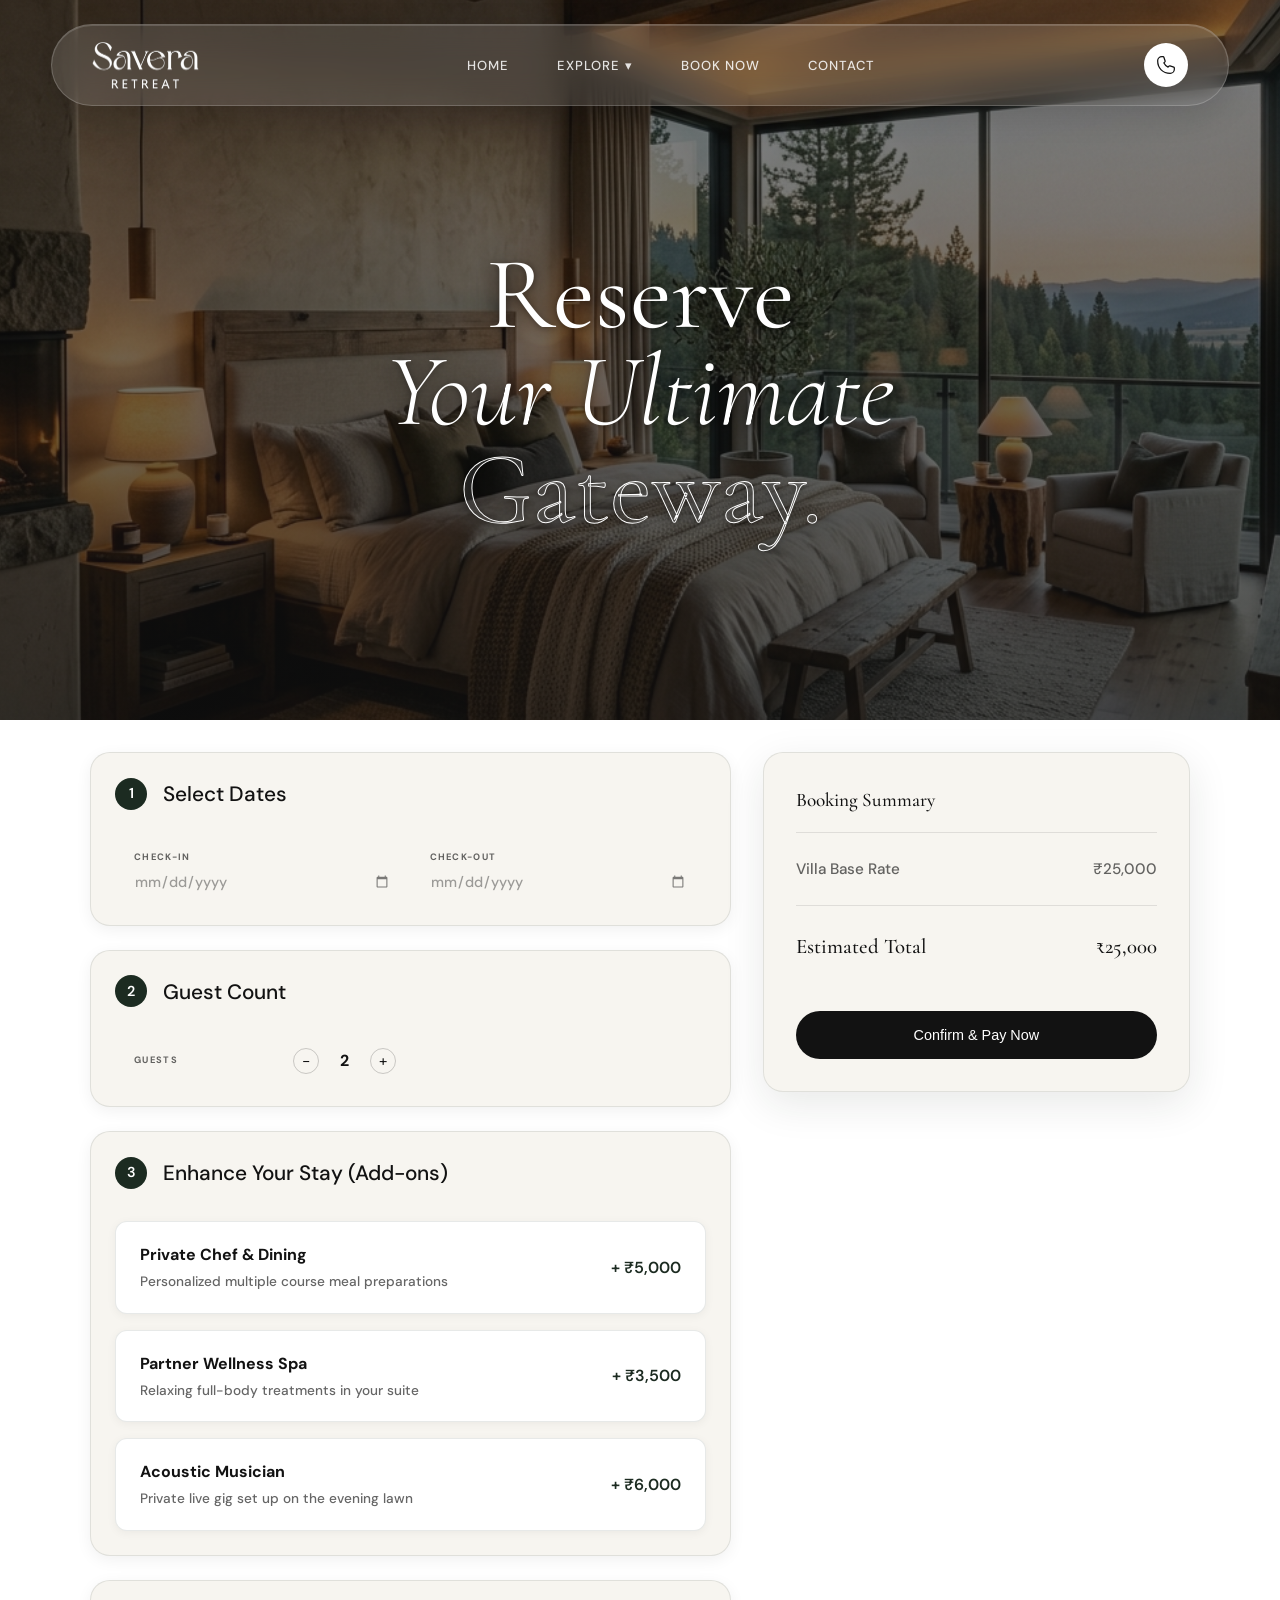
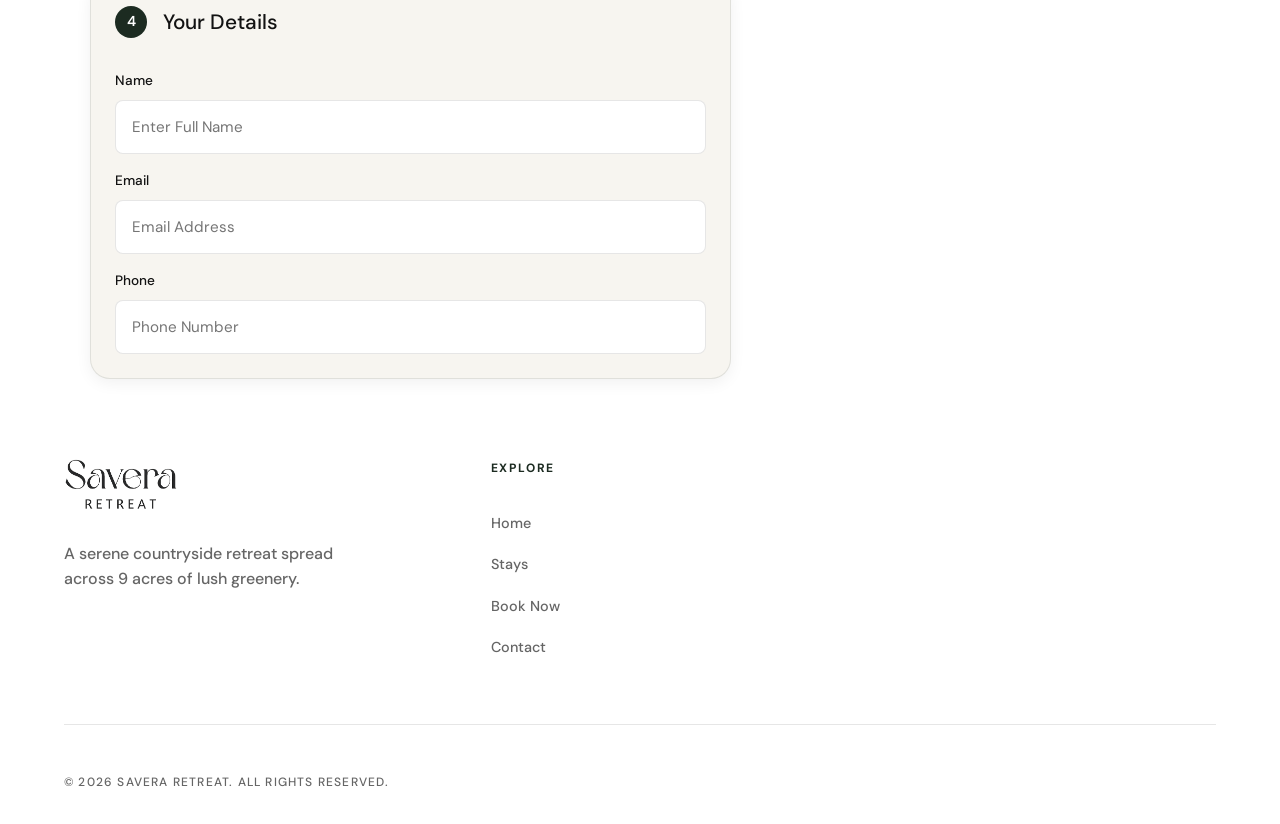
<file: booking.html>
<!DOCTYPE html>
<html lang="en">

<head>
  <meta charset="UTF-8" />
  <meta name="viewport" content="width=device-width, initial-scale=1.0" />
  <title>Book Your Stay — Savera Retreat</title>

  <link rel="preconnect" href="https://fonts.googleapis.com" />
  <link rel="preconnect" href="https://fonts.gstatic.com" crossorigin />
  <link href="https://fonts.googleapis.com/css2?family=Cormorant+Garamond:ital,wght@0,300;0,400;0,500;0,600;1,300;1,400;1,500&family=DM+Sans:ital,opsz,wght@0,9..40,300;0,9..40,400;0,9..40,500;1,9..40,300&display=swap" rel="stylesheet" />

  <link rel="stylesheet" href="styles.css" />
  <link rel="stylesheet" href="pages.css" />
</head>

<body>

  <!-- NAVBAR -->
  <nav class="navbar" id="navbar">
    <div class="nav-inner">
      <a href="index.html" class="nav-logo">
        <img src="logowhite.png" alt="Savera Retreat" />
      </a>

      <ul class="nav-links">
        <li><a href="index.html">Home</a></li>
        <li class="nav-dropdown">
          <a href="#">Explore ▾</a>
          <div class="dropdown-content">
            <a href="stays.html">Stays</a>
            <a href="amenities.html">Amenities</a>
            <a href="location.html">Location</a>
            <a href="things-to-do.html">Things to Do</a>
            <a href="food-dining.html">Food & Dining</a>
            <a href="offers.html">Offers</a>
            <a href="gallery.html">Gallery</a>
          </div>
        </li>
        <li><a href="booking.html">Book Now</a></li>
        <li><a href="contact.html">Contact</a></li>
      </ul>

      <div class="nav-cta">
        <button class="nav-toggle" id="navToggle" aria-label="Toggle menu">
          <span></span>
          <span></span>
          <span></span>
        </button>
        <a href="tel:+917820966482" class="call-btn" aria-label="Call us">
          <svg viewBox="0 0 24 24" fill="none" stroke="currentColor" stroke-width="1.5">
            <path d="M2 7a5 5 0 0 1 5-5h1.5a1 1 0 0 1 .95.68l1.5 4.5a1 1 0 0 1-.23 1.02L9.5 9.5a11 11 0 0 0 5 5l1.3-1.22a1 1 0 0 1 1.02-.23l4.5 1.5A1 1 0 0 1 22 15.5V17a5 5 0 0 1-5 5C8.16 22 2 15.84 2 7Z" />
          </svg>
        </a>
      </div>
    </div>
  </nav>

  <!-- PAGE HERO -->
  <section class="page-hero">
    <div class="page-hero-bg" style="background-image: url('assets/images/booking_hero.png');"></div>
    <div class="page-hero-overlay"></div>
    <div class="page-hero-content reveal">
      <h1 class="hero-headline" style="align-items: center; text-align: center;">
        <span class="line-serif">Reserve</span>
        <span class="line-italic">Your Ultimate</span>
        <span class="line-serif-outline">Gateway.</span>
      </h1>
    </div>
  </section>

  <!-- BOOKING ENGINE SECTION -->
  <section class="booking-page-section">
    <div id="bookingSuccess" class="booking-success" style="display: none;">
      <div class="success-icon">✓</div>
      <h2 style="font-family: var(--serif); font-size: 2.5rem; margin-bottom: 1rem;">Booking Request Received</h2>
      <p style="color: var(--text-muted); margin-bottom: 2rem;">Thank you! Our travel curators will finalize details and reach out shortly via email/phone.</p>
      <a href="index.html" class="btn btn--primary">Return Home</a>
    </div>

    <div class="booking-flow-container" id="bookingFormFields">
      <!-- Steps Column -->
      <div class="booking-steps reveal">
        
        <!-- STEP 1 -->
        <div class="booking-step">
          <div class="step-header">
            <span class="step-num">1</span>
            <span class="step-title">Select Dates</span>
          </div>
          <div class="booking-fields" style="flex-direction: row; flex-wrap: wrap;">
            <div class="booking-field" style="min-width: 200px;">
              <label for="b-checkin">Check-in</label>
              <input type="date" id="b-checkin" required />
            </div>
            <div class="booking-field" style="min-width: 200px;">
              <label for="b-checkout">Check-out</label>
              <input type="date" id="b-checkout" required />
            </div>
          </div>
        </div>

        <!-- STEP 2 -->
        <div class="booking-step">
          <div class="step-header">
            <span class="step-num">2</span>
            <span class="step-title">Guest Count</span>
          </div>
          <div class="booking-field booking-field--guests" style="flex-direction: row; align-items: center; justify-content: space-between; max-width: 300px;">
            <label>Guests</label>
            <div class="guests-control">
              <button class="guests-btn" id="guestMinus" aria-label="Decrease guests">−</button>
              <span id="guestCount">2</span>
              <button class="guests-btn" id="guestPlus" aria-label="Increase guests">+</button>
            </div>
          </div>
        </div>

        <!-- STEP 3 -->
        <div class="booking-step">
          <div class="step-header">
            <span class="step-num">3</span>
            <span class="step-title">Enhance Your Stay (Add-ons)</span>
          </div>
          <div class="addons-list">
            <div class="addon-card" data-price="5000" data-name="Private Dining">
              <div class="addon-info">
                <h4>Private Chef & Dining</h4>
                <p>Personalized multiple course meal preparations</p>
              </div>
              <div class="addon-price">+ ₹5,000</div>
            </div>

            <div class="addon-card" data-price="3500" data-name="In-Villa Spa">
              <div class="addon-info">
                <h4>Partner Wellness Spa</h4>
                <p>Relaxing full-body treatments in your suite</p>
              </div>
              <div class="addon-price">+ ₹3,500</div>
            </div>

            <div class="addon-card" data-price="6000" data-name="Live Entertainment">
              <div class="addon-info">
                <h4>Acoustic Musician</h4>
                <p>Private live gig set up on the evening lawn</p>
              </div>
              <div class="addon-price">+ ₹6,000</div>
            </div>
          </div>
        </div>

        <!-- STEP 4 -->
        <div class="booking-step">
          <div class="step-header">
            <span class="step-num">4</span>
            <span class="step-title">Your Details</span>
          </div>
          <div class="inquiry-form" style="grid-template-columns: 1fr; gap: 1rem;">
            <div class="form-group">
              <label for="u-name">Name</label>
              <input type="text" id="u-name" required placeholder="Enter Full Name" />
            </div>
            <div class="form-group">
              <label for="u-email">Email</label>
              <input type="email" id="u-email" required placeholder="Email Address" />
            </div>
            <div class="form-group">
              <label for="u-phone">Phone</label>
              <input type="tel" id="u-phone" required placeholder="Phone Number" />
            </div>
          </div>
        </div>

      </div>

      <!-- Summary Sticky Column -->
      <div class="booking-summary reveal" style="--reveal-delay:0.2s">
        <div class="order-summary-card">
          <h3 class="summary-title">Booking Summary</h3>
          <div class="summary-line" id="summary-base">
            <span id="summary-base-label">Villa Base Rate</span>
            <span id="summary-base-amount">₹25,000</span>
          </div>
          
          <div id="summary-addons">
            <!-- Dynamic items get injected here via pages.js -->
          </div>

          <div class="summary-line total">
            <span>Estimated Total</span>
            <span id="summary-total">₹25,000</span>
          </div>

          <button id="bookNowBtn" class="btn btn--primary" style="width: 100%; margin-top: 2rem;">Confirm & Pay Now</button>
        </div>
      </div>

    </div>
  </section>

  <!-- RAZORPAY MOCK PAYMENT MODAL -->
  <div class="mock-payment-overlay" id="paymentOverlay">
    <div class="mock-payment-modal">
      <div class="modal-header">
        <span class="modal-logo">SAVERA RETREAT</span>
        <button class="close-modal" id="closeModal">&times;</button>
      </div>
      <div class="modal-body">
        <p style="text-align: center; color: var(--text-muted); font-size: 0.85rem; margin-bottom: 0.5rem;">PAYMENT TO SAVERA</p>
        <div class="modal-amount" id="modal-amount">₹25,000</div>
        
        <p style="font-size: 0.85rem; margin-bottom: 1.5rem; text-align: center; color: var(--text-muted);">Secure Gateway Mock Environment</p>
        
        <div class="payment-methods">
          <button id="mockPayBtn" class="pay-btn">Proceed with Standard Card</button>
        </div>
      </div>
    </div>
  </div>

  <!-- FOOTER -->
  <footer class="footer">
    <div class="footer-top">
      <div class="footer-brand">
        <div class="footer-logo">
          <img src="logo.png" alt="Savera Retreat" />
        </div>
        <p>A serene countryside retreat spread across 9 acres of lush greenery.</p>
      </div>
      <div class="footer-links">
        <div class="footer-col">
          <h5>Explore</h5>
          <ul>
            <li><a href="index.html">Home</a></li>
            <li><a href="stays.html">Stays</a></li>
            <li><a href="booking.html">Book Now</a></li>
            <li><a href="contact.html">Contact</a></li>
          </ul>
        </div>
      </div>
    </div>
    <div class="footer-bottom">
      <p>© 2026 Savera Retreat. All rights reserved.</p>
    </div>
  </footer>

  <script src="main.js"></script>
  <script src="pages.js"></script>
  <script>
    // Grab query params if any
    const params = new URLSearchParams(window.location.search);
    if (params.get('checkin')) document.getElementById('b-checkin').value = params.get('checkin');
    if (params.get('checkout')) document.getElementById('b-checkout').value = params.get('checkout');
    if (params.get('guests')) document.getElementById('guestCount').textContent = params.get('guests');
  </script>
</body>

</html>
</file>
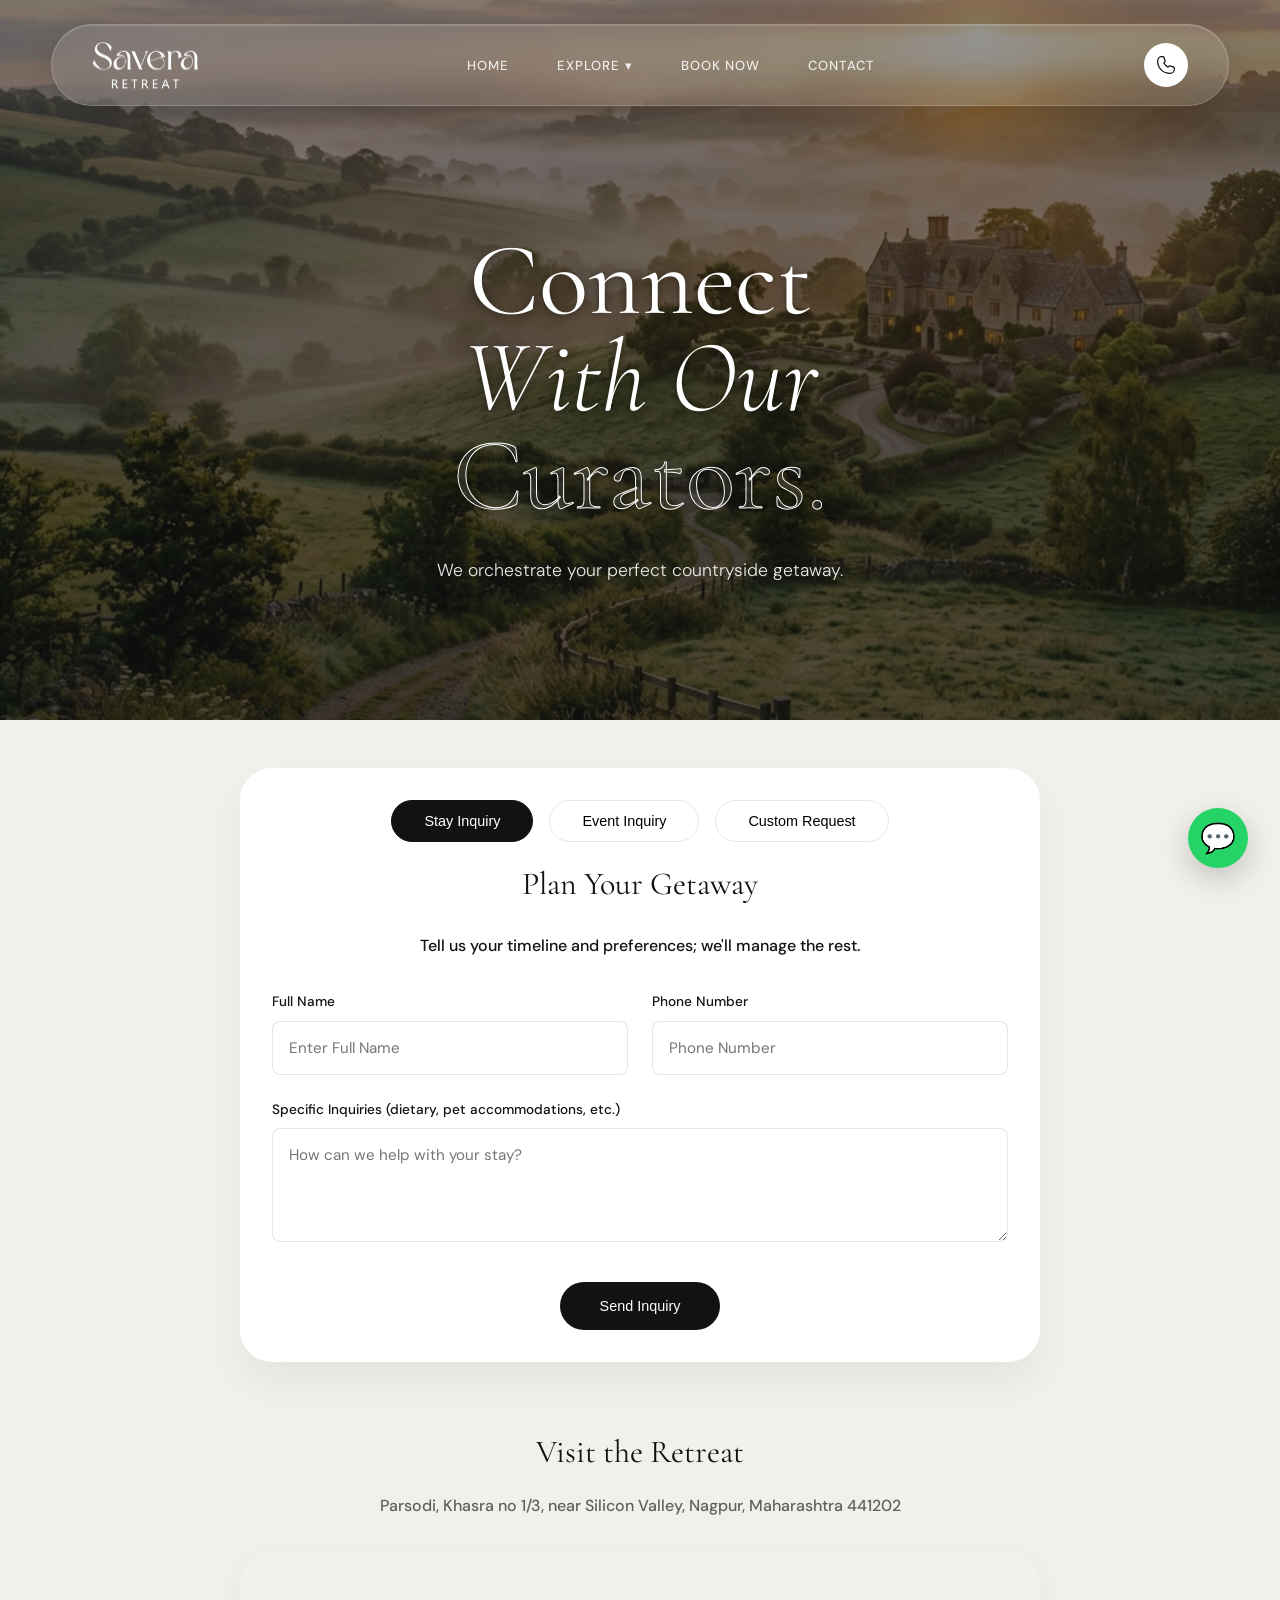
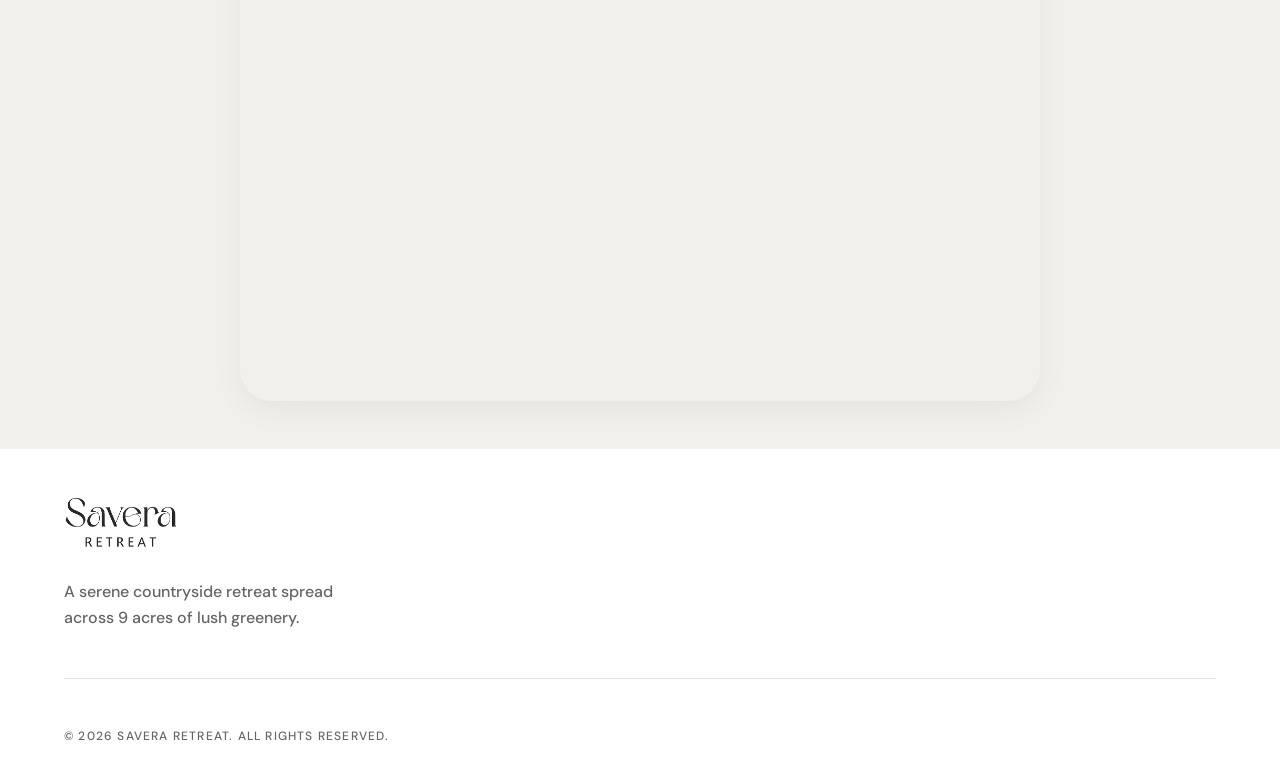
<file: contact.html>
<!DOCTYPE html>
<html lang="en">

<head>
  <meta charset="UTF-8" />
  <meta name="viewport" content="width=device-width, initial-scale=1.0" />
  <title>Contact & Inquiries — Savera Retreat</title>

  <link rel="preconnect" href="https://fonts.googleapis.com" />
  <link rel="preconnect" href="https://fonts.gstatic.com" crossorigin />
  <link href="https://fonts.googleapis.com/css2?family=Cormorant+Garamond:ital,wght@0,300;0,400;0,500;0,600;1,300;1,400;1,500&family=DM+Sans:ital,opsz,wght@0,9..40,300;0,9..40,400;0,9..40,500;1,9..40,300&display=swap" rel="stylesheet" />

  <link rel="stylesheet" href="styles.css" />
  <link rel="stylesheet" href="pages.css" />

  <style>
    /* Tab Styling Overrides */
    .contact-tabs {
      display: flex;
      justify-content: center;
      gap: 1rem;
      margin-bottom: 1.5rem;
    }
    .tab-btn {
      background: transparent;
      border: 1px solid rgba(18,18,18,0.1);
      padding: 0.75rem 2rem;
      border-radius: 30px;
      cursor: pointer;
      font-size: 0.9rem;
      font-weight: 500;
      transition: var(--transition);
    }
    .tab-btn.active, .tab-btn:hover {
      background: var(--primary-black);
      color: var(--primary-white);
      border-color: var(--primary-black);
    }
    .tab-pane {
      display: none;
      animation: fadeIn 0.5s ease;
    }
    .tab-pane.active {
      display: block;
    }
    .map-container {
      margin-top: 2rem;
      border-radius: var(--border-radius-lg);
      overflow: hidden;
      box-shadow: 0 10px 30px rgba(0,0,0,0.05);
    }
    .map-container iframe {
      width: 100%;
      height: 450px;
      display: block;
    }
    .floating-whatsapp {
      position: fixed;
      bottom: 2rem;
      right: 2rem;
      background-color: #25D366;
      color: white;
      width: 60px;
      height: 60px;
      border-radius: 50%;
      display: flex;
      align-items: center;
      justify-content: center;
      box-shadow: 0 10px 30px rgba(0,0,0,0.2);
      z-index: 1000;
      font-size: 1.8rem;
      transition: var(--transition);
    }
    .floating-whatsapp:hover {
      transform: scale(1.1);
    }
  </style>
</head>

<body>

  <!-- NAVBAR -->
  <nav class="navbar" id="navbar">
    <div class="nav-inner">
      <a href="index.html" class="nav-logo">
        <img src="logowhite.png" alt="Savera Retreat" />
      </a>

      <ul class="nav-links">
        <li><a href="index.html">Home</a></li>
        <li class="nav-dropdown">
          <a href="#">Explore ▾</a>
          <div class="dropdown-content">
            <a href="stays.html">Stays</a>
            <a href="amenities.html">Amenities</a>
            <a href="location.html">Location</a>
            <a href="things-to-do.html">Things to Do</a>
            <a href="food-dining.html">Food & Dining</a>
            <a href="offers.html">Offers</a>
            <a href="gallery.html">Gallery</a>
          </div>
        </li>
        <li><a href="booking.html">Book Now</a></li>
        <li><a href="contact.html">Contact</a></li>
      </ul>

      <div class="nav-cta">
        <button class="nav-toggle" id="navToggle" aria-label="Toggle menu">
          <span></span>
          <span></span>
          <span></span>
        </button>
        <a href="tel:+917820966482" class="call-btn" aria-label="Call us">
          <svg viewBox="0 0 24 24" fill="none" stroke="currentColor" stroke-width="1.5">
            <path d="M2 7a5 5 0 0 1 5-5h1.5a1 1 0 0 1 .95.68l1.5 4.5a1 1 0 0 1-.23 1.02L9.5 9.5a11 11 0 0 0 5 5l1.3-1.22a1 1 0 0 1 1.02-.23l4.5 1.5A1 1 0 0 1 22 15.5V17a5 5 0 0 1-5 5C8.16 22 2 15.84 2 7Z" />
          </svg>
        </a>
      </div>
    </div>
  </nav>

  <!-- PAGE HERO -->
  <section class="page-hero">
    <div class="page-hero-bg" style="background-image: url('assets/images/contact_hero.png');"></div>
    <div class="page-hero-overlay"></div>
    <div class="page-hero-content reveal">
      <h1 class="hero-headline" style="align-items: center; text-align: center;">
        <span class="line-serif">Connect</span>
        <span class="line-italic">With Our</span>
        <span class="line-serif-outline">Curators.</span>
      </h1>
      <p class="page-hero-sub">We orchestrate your perfect countryside getaway.</p>
    </div>
  </section>

  <!-- CONTACT & FORMS SECTION -->
  <section class="event-inquiry" style="background: var(--bg-off-white);">
    <div class="inquiry-inner reveal">
      
      <!-- Tabs Selector -->
      <div class="contact-tabs">
        <button class="tab-btn active" data-tab="stay-inquiry">Stay Inquiry</button>
        <button class="tab-btn" data-tab="event-inquiry">Event Inquiry</button>
        <button class="tab-btn" data-tab="custom-request">Custom Request</button>
      </div>

      <!-- TAB 1: STAY INQUIRY -->
      <div class="tab-pane active" id="stay-inquiry">
        <div class="inquiry-header">
          <h2 class="section-title" style="font-size: 2rem;">Plan Your Getaway</h2>
          <p>Tell us your timeline and preferences; we'll manage the rest.</p>
        </div>
        <form class="inquiry-form" id="stayForm" onsubmit="event.preventDefault(); alert('Stay inquiry sent successfully!'); this.reset();">
          <div class="form-group">
            <label for="s-name">Full Name</label>
            <input type="text" id="s-name" required placeholder="Enter Full Name" />
          </div>
          <div class="form-group">
            <label for="s-phone">Phone Number</label>
            <input type="tel" id="s-phone" required placeholder="Phone Number" />
          </div>
          <div class="form-group form-group--full">
            <label for="s-message">Specific Inquiries (dietary, pet accommodations, etc.)</label>
            <textarea id="s-message" rows="4" placeholder="How can we help with your stay?"></textarea>
          </div>
          <button type="submit" class="btn btn--primary form-submit">Send Inquiry</button>
        </form>
      </div>

      <!-- TAB 2: EVENT INQUIRY -->
      <div class="tab-pane" id="event-inquiry">
        <div class="inquiry-header">
          <h2 class="section-title" style="font-size: 2rem;">Host an Unforgettable Event</h2>
          <p>From micro-weddings to massive celebrations of up to 800 guests.</p>
        </div>
        <form class="inquiry-form" id="contactEventForm" onsubmit="event.preventDefault(); alert('Event inquiry sent successfully!'); this.reset();">
          <div class="form-group">
            <label for="e-name">Host Name</label>
            <input type="text" id="e-name" required placeholder="Name or Organization" />
          </div>
          <div class="form-group">
            <label for="e-guests">Expected Guests</label>
            <input type="number" id="e-guests" required placeholder="Number of Guests" />
          </div>
          <div class="form-group form-group--full">
            <label for="e-details">Event Vision</label>
            <textarea id="e-details" rows="4" placeholder="Tell us about your catering, decor, or staging requirements..."></textarea>
          </div>
          <button type="submit" class="btn btn--primary form-submit">Request Event Package</button>
        </form>
      </div>

      <!-- TAB 3: CUSTOM REQUEST -->
      <div class="tab-pane" id="custom-request">
        <div class="inquiry-header">
          <h2 class="section-title" style="font-size: 2rem;">Bespoke Arrangements</h2>
          <p>Have an extraordinary request? We specialize in crafting tailor-made hospitality setups.</p>
        </div>
        <form class="inquiry-form" id="customForm" onsubmit="event.preventDefault(); alert('Custom request sent successfully!'); this.reset();">
          <div class="form-group">
            <label for="c-name">Full Name</label>
            <input type="text" id="c-name" required placeholder="Enter Full Name" />
          </div>
          <div class="form-group">
            <label for="c-phone">Phone Number</label>
            <input type="tel" id="c-phone" required placeholder="Phone Number" />
          </div>
          <div class="form-group form-group--full">
            <label for="c-message">Describe Your Vision</label>
            <textarea id="c-message" rows="4" placeholder="Describe your celebration vision and any specific needs..."></textarea>
          </div>
          <button type="submit" class="btn btn--primary form-submit">Submit Custom Request</button>
        </form>
      </div>

    </div>

    <!-- ADDRESS INFO AND MAP -->
    <div class="reveal" style="max-width: 800px; margin: 4rem auto 0; text-align: center;">
      <h3 style="font-family: var(--serif); font-size: 2rem; margin-bottom: 1rem;">Visit the Retreat</h3>
      <p style="color: var(--text-muted); line-height: 1.6;">
        Parsodi, Khasra no 1/3, near Silicon Valley, Nagpur, Maharashtra 441202
      </p>

      <div class="map-container">
        <!-- User Provided Embed -->
        <iframe src="https://www.google.com/maps/embed?pb=!1m18!1m12!1m3!1d3722.4270705070076!2d79.20703467497766!3d21.09553318548234!2m3!1f0!2f0!3f0!3m2!1i1024!2i768!4f13.1!3m3!1m2!1s0x3bd4b7f6e3dd1443%3A0xa8e2208b2e089a56!2sSunrise%20Farms%20(Pachisia%20Farms)!5e0!3m2!1sen!2sin!4v1777370349098!5m2!1sen!2sin" style="border:0;" allowfullscreen="" loading="lazy" referrerpolicy="no-referrer-when-downgrade"></iframe>
      </div>
    </div>
  </section>

  <!-- Floating WhatsApp -->
  <a href="https://wa.me/917820966482" target="_blank" class="floating-whatsapp" aria-label="Chat on WhatsApp">
    💬
  </a>

  <!-- FOOTER -->
  <footer class="footer">
    <div class="footer-top">
      <div class="footer-brand">
        <div class="footer-logo">
          <img src="logo.png" alt="Savera Retreat" />
        </div>
        <p>A serene countryside retreat spread across 9 acres of lush greenery.</p>
      </div>
    </div>
    <div class="footer-bottom">
      <p>© 2026 Savera Retreat. All rights reserved.</p>
    </div>
  </footer>

  <script src="main.js"></script>
  <script src="pages.js"></script>
</body>

</html>
</file>
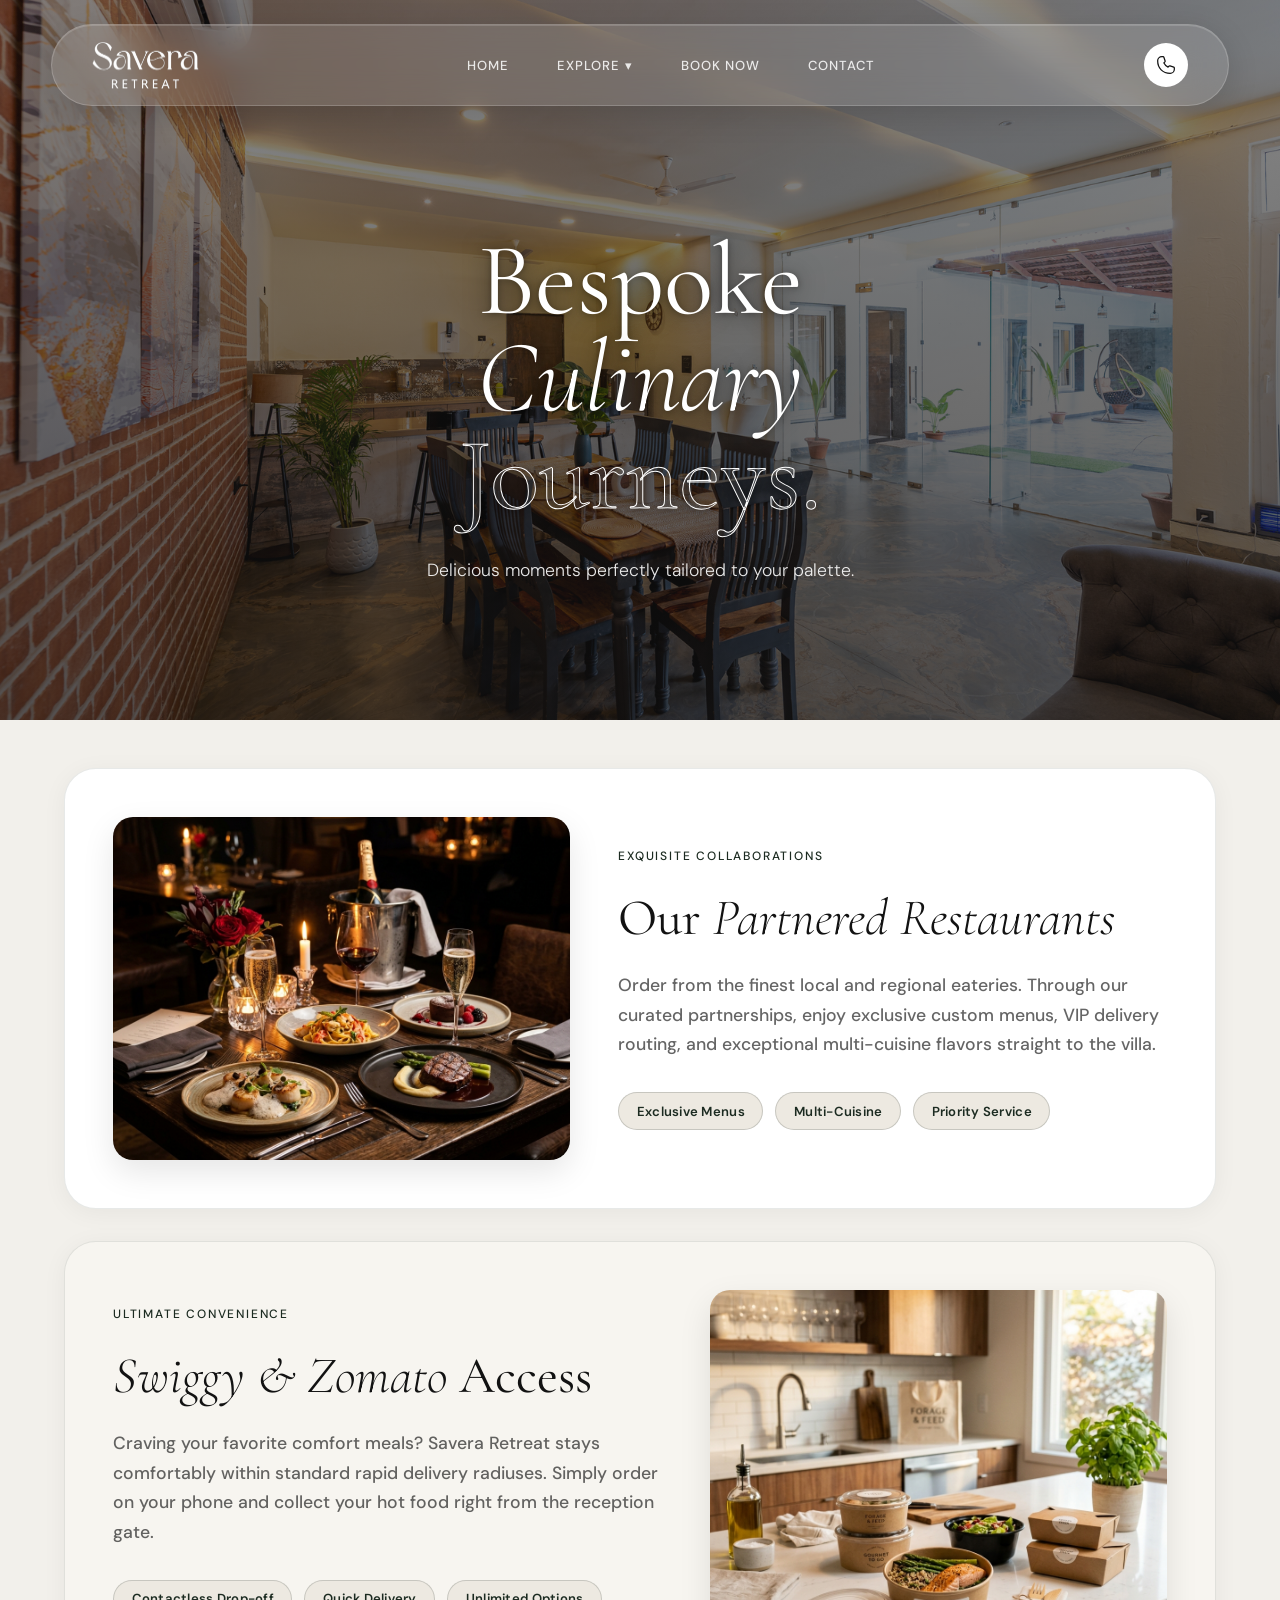
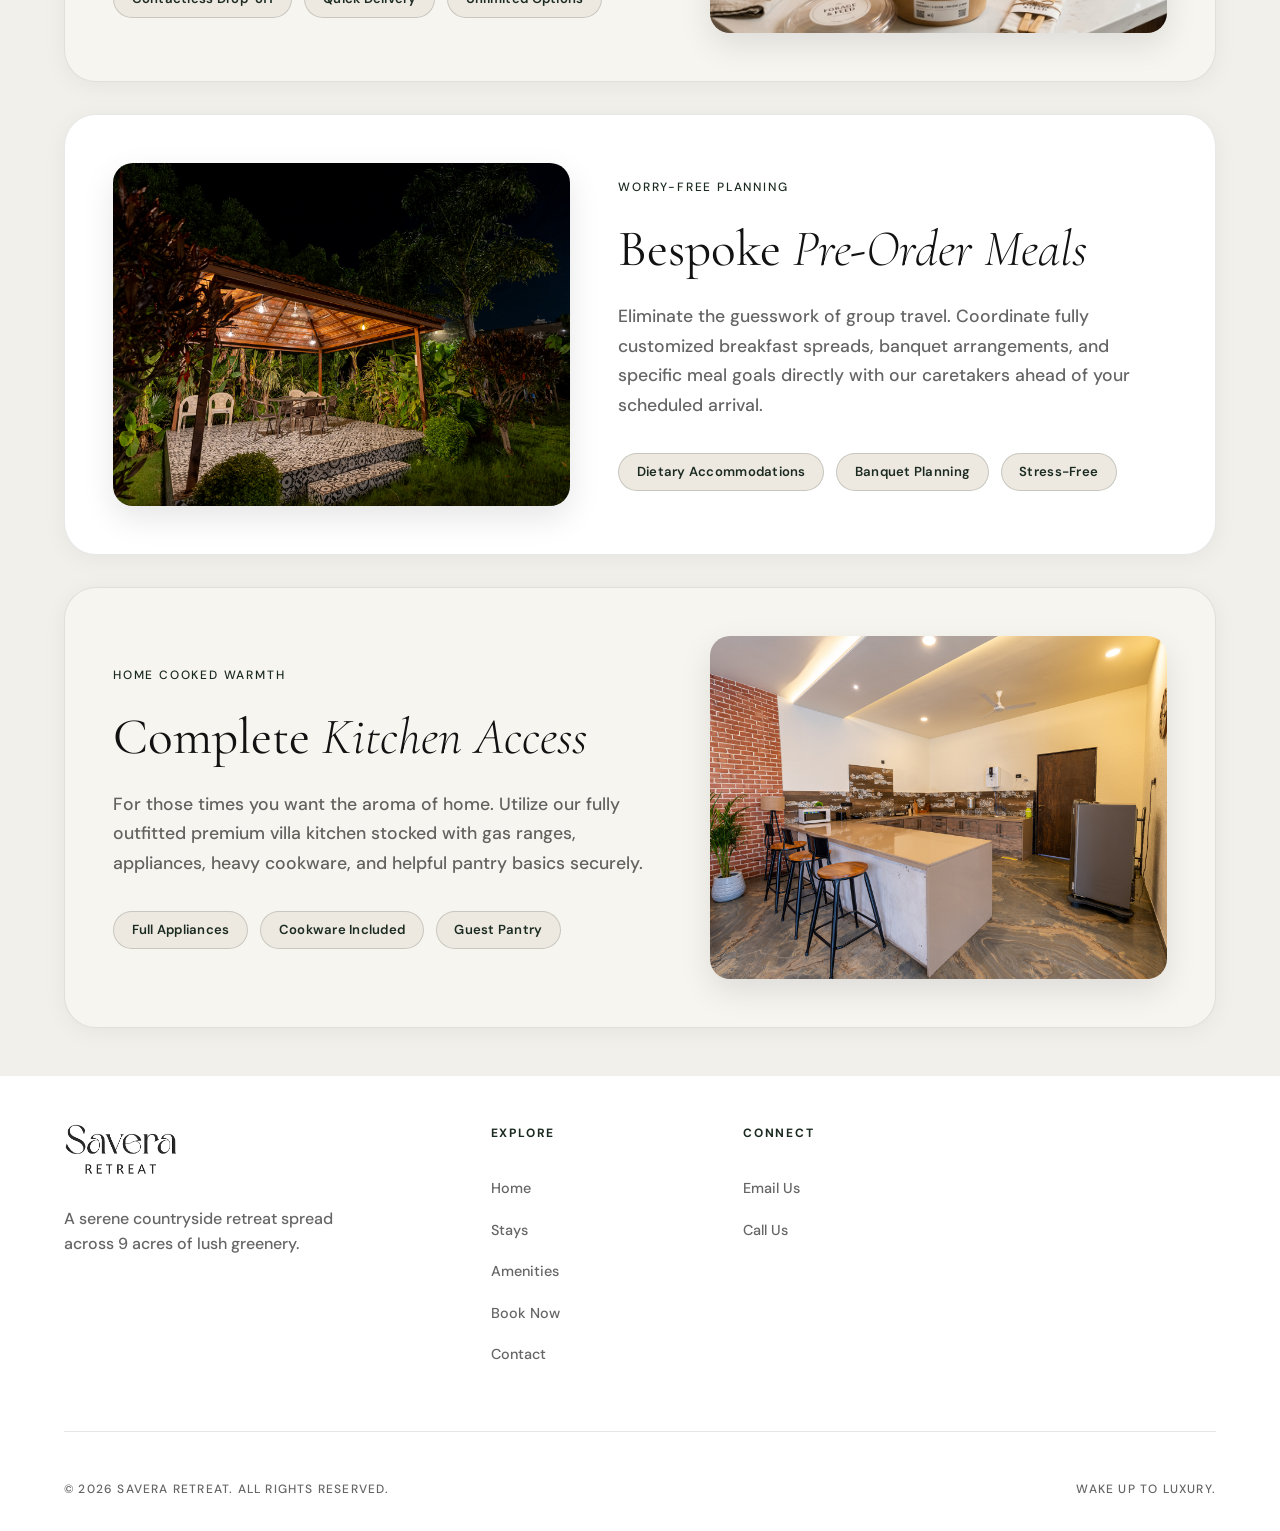
<file: food-dining.html>
<!DOCTYPE html>
<html lang="en">

<head>
  <meta charset="UTF-8" />
  <meta name="viewport" content="width=device-width, initial-scale=1.0" />
  <meta name="description" content="Savor luxury culinary experiences at Savera Retreat. Partnered restaurants, online delivery, and kitchen access." />
  <title>Food & Dining — Savera Retreat</title>

  <!-- Google Fonts -->
  <link rel="preconnect" href="https://fonts.googleapis.com" />
  <link rel="preconnect" href="https://fonts.gstatic.com" crossorigin />
  <link href="https://fonts.googleapis.com/css2?family=Cormorant+Garamond:ital,wght@0,300;0,400;0,500;0,600;1,300;1,400;1,500&family=DM+Sans:ital,opsz,wght@0,9..40,300;0,9..40,400;0,9..40,500;1,9..40,300&display=swap" rel="stylesheet" />

  <link rel="stylesheet" href="styles.css" />
  <link rel="stylesheet" href="pages.css" />

  <style>
    .dining-section {
      padding: 3rem 5%;
      background-color: var(--bg-off-white);
    }

    .dining-row {
      display: grid;
      grid-template-columns: 1fr 1.2fr;
      gap: 3rem;
      align-items: center;
      max-width: 1200px;
      margin: 0 auto 2rem;
      padding: 3rem;
      border-radius: var(--border-radius-lg);
      background: var(--primary-white);
      border: 1px solid var(--tile-border);
      box-shadow: 0 4px 24px rgba(18, 18, 18, 0.05);
      transition: var(--transition);
    }

    .dining-row:hover {
      box-shadow: 0 12px 40px rgba(28, 43, 33, 0.10);
    }

    .dining-row:nth-child(even) {
      grid-template-columns: 1.2fr 1fr;
      background: var(--tile-bg);
    }

    .dining-row:nth-child(even) .dining-text {
      order: 1;
    }

    .dining-row:nth-child(even) .dining-image-wrap {
      order: 2;
    }

    .dining-row:last-child {
      margin-bottom: 0;
    }

    .dining-image-wrap {
      position: relative;
      border-radius: var(--border-radius-md);
      overflow: hidden;
      box-shadow: 0 12px 32px rgba(0, 0, 0, 0.10);
      aspect-ratio: 4/3;
    }

    .dining-image-wrap img {
      width: 100%;
      height: 100%;
      object-fit: cover;
      transition: var(--transition);
    }

    .dining-image-wrap:hover img {
      transform: scale(1.05);
    }

    .dining-text h3 {
      font-size: clamp(2.5rem, 4vw, 3.5rem);
      line-height: 1.1;
      margin-bottom: 1.5rem;
      color: var(--primary-black);
    }

    .dining-text h3 em {
      font-family: var(--serif);
      font-style: italic;
      font-weight: 300;
    }

    .dining-text p {
      color: var(--text-muted);
      font-size: 1.1rem;
      line-height: 1.7;
      margin-bottom: 2rem;
    }

    .dining-perks {
      display: flex;
      flex-wrap: wrap;
      gap: 0.75rem;
    }

    .perk-tag {
      background-color: var(--bg-warm-cream);
      color: var(--nature-green);
      padding: 0.45rem 1.1rem;
      border-radius: 30px;
      font-size: 0.82rem;
      font-weight: 600;
      border: 1px solid rgba(28, 43, 33, 0.18);
      letter-spacing: 0.02em;
    }

    @media (max-width: 992px) {
      .dining-row, .dining-row:nth-child(even) {
        grid-template-columns: 1fr;
        gap: 2.5rem;
        margin-bottom: 1.5rem;
        padding: 2rem;
      }
      .dining-row .dining-text, .dining-row:nth-child(even) .dining-text {
        order: 2;
      }
      .dining-row .dining-image-wrap, .dining-row:nth-child(even) .dining-image-wrap {
        order: 1;
      }
    }
  </style>
</head>

<body>

  <!-- NAVBAR -->
  <nav class="navbar" id="navbar">
    <div class="nav-inner">
      <a href="index.html" class="nav-logo">
        <img src="logowhite.png" alt="Savera Retreat" />
      </a>

      <ul class="nav-links">
        <li><a href="index.html">Home</a></li>
        <li class="nav-dropdown">
          <a href="#">Explore ▾</a>
          <div class="dropdown-content">
            <a href="stays.html">Stays</a>
            <a href="amenities.html">Amenities</a>
            <a href="location.html">Location</a>
            <a href="things-to-do.html">Things to Do</a>
            <a href="food-dining.html">Food &amp; Dining</a>
            <a href="offers.html">Offers</a>
            <a href="gallery.html">Gallery</a>
          </div>
        </li>
        <li><a href="booking.html">Book Now</a></li>
        <li><a href="contact.html">Contact</a></li>
      </ul>

      <div class="nav-cta">
        <button class="nav-toggle" id="navToggle" aria-label="Toggle menu">
          <span></span>
          <span></span>
          <span></span>
        </button>
        <a href="tel:+917820966482" class="call-btn" aria-label="Call us">
          <svg viewBox="0 0 24 24" fill="none" stroke="currentColor" stroke-width="1.5">
            <path d="M2 7a5 5 0 0 1 5-5h1.5a1 1 0 0 1 .95.68l1.5 4.5a1 1 0 0 1-.23 1.02L9.5 9.5a11 11 0 0 0 5 5l1.3-1.22a1 1 0 0 1 1.02-.23l4.5 1.5A1 1 0 0 1 22 15.5V17a5 5 0 0 1-5 5C8.16 22 2 15.84 2 7Z" />
          </svg>
        </a>
      </div>
    </div>
  </nav>

  <!-- PAGE HERO -->
  <section class="page-hero">
    <div class="page-hero-bg" style="background-image: url('property-images/dining area.jpg');"></div>
    <div class="page-hero-overlay"></div>
    <div class="page-hero-content reveal">
      <h1 class="hero-headline" style="align-items: center; text-align: center;">
        <span class="line-serif">Bespoke</span>
        <span class="line-italic">Culinary</span>
        <span class="line-serif-outline">Journeys.</span>
      </h1>
      <p class="page-hero-sub">Delicious moments perfectly tailored to your palette.</p>
    </div>
  </section>

  <!-- DINING OPTIONS LIST -->
  <section class="dining-section">

    <!-- 1. PARTNERED RESTAURANTS -->
    <div class="dining-row reveal">
      <div class="dining-image-wrap">
        <img src="assets/images/partnered_dining.png" alt="Gourmet Partnered Dining" />
      </div>
      <div class="dining-text">
        <span class="section-eyebrow">Exquisite Collaborations</span>
        <h3>Our <em>Partnered Restaurants</em></h3>
        <p>Order from the finest local and regional eateries. Through our curated partnerships, enjoy exclusive custom menus, VIP delivery routing, and exceptional multi-cuisine flavors straight to the villa.</p>
        <div class="dining-perks">
          <span class="perk-tag">Exclusive Menus</span>
          <span class="perk-tag">Multi-Cuisine</span>
          <span class="perk-tag">Priority Service</span>
        </div>
      </div>
    </div>

    <!-- 2. ZOMATO / SWIGGY -->
    <div class="dining-row reveal">
      <div class="dining-image-wrap">
        <img src="assets/images/food_delivery.png" alt="Online Food Delivery Integration" />
      </div>
      <div class="dining-text">
        <span class="section-eyebrow">Ultimate Convenience</span>
        <h3><em>Swiggy & Zomato</em> Access</h3>
        <p>Craving your favorite comfort meals? Savera Retreat stays comfortably within standard rapid delivery radiuses. Simply order on your phone and collect your hot food right from the reception gate.</p>
        <div class="dining-perks">
          <span class="perk-tag">Contactless Drop-off</span>
          <span class="perk-tag">Quick Delivery</span>
          <span class="perk-tag">Unlimited Options</span>
        </div>
      </div>
    </div>

    <!-- 3. PRE-ORDER MEALS -->
    <div class="dining-row reveal">
      <div class="dining-image-wrap">
        <img src="property-images/seating-area-2 (2).jpg" alt="Outdoor dining and pre-order" />
      </div>
      <div class="dining-text">
        <span class="section-eyebrow">Worry-Free Planning</span>
        <h3>Bespoke <em>Pre-Order Meals</em></h3>
        <p>Eliminate the guesswork of group travel. Coordinate fully customized breakfast spreads, banquet arrangements, and specific meal goals directly with our caretakers ahead of your scheduled arrival.</p>
        <div class="dining-perks">
          <span class="perk-tag">Dietary Accommodations</span>
          <span class="perk-tag">Banquet Planning</span>
          <span class="perk-tag">Stress-Free</span>
        </div>
      </div>
    </div>

    <!-- 4. KITCHEN ACCESS -->
    <div class="dining-row reveal">
      <div class="dining-image-wrap">
        <img src="property-images/kitchen.jpg" alt="Fully Equipped Villa Kitchen" />
      </div>
      <div class="dining-text">
        <span class="section-eyebrow">Home Cooked Warmth</span>
        <h3>Complete <em>Kitchen Access</em></h3>
        <p>For those times you want the aroma of home. Utilize our fully outfitted premium villa kitchen stocked with gas ranges, appliances, heavy cookware, and helpful pantry basics securely.</p>
        <div class="dining-perks">
          <span class="perk-tag">Full Appliances</span>
          <span class="perk-tag">Cookware Included</span>
          <span class="perk-tag">Guest Pantry</span>
        </div>
      </div>
    </div>

  </section>

  <!-- FOOTER -->
  <footer class="footer">
    <div class="footer-top">
      <div class="footer-brand">
        <div class="footer-logo">
          <img src="logo.png" alt="Savera Retreat" />
        </div>
        <p>A serene countryside retreat spread across 9 acres of lush greenery.</p>
      </div>
      <div class="footer-links">
        <div class="footer-col">
          <h5>Explore</h5>
          <ul>
            <li><a href="index.html">Home</a></li>
            <li><a href="stays.html">Stays</a></li>
            <li><a href="amenities.html">Amenities</a></li>
            <li><a href="booking.html">Book Now</a></li>
            <li><a href="contact.html">Contact</a></li>
          </ul>
        </div>
        <div class="footer-col">
          <h5>Connect</h5>
          <ul>
            <li><a href="mailto:saveraretreatnagpur@gmail.com">Email Us</a></li>
            <li><a href="tel:+917820966482">Call Us</a></li>
          </ul>
        </div>
      </div>
    </div>
    <div class="footer-bottom">
      <p>© 2026 Savera Retreat. All rights reserved.</p>
      <p>Wake up to luxury.</p>
    </div>
  </footer>

  <script src="main.js"></script>
  <script src="pages.js"></script>
</body>

</html>
</file>
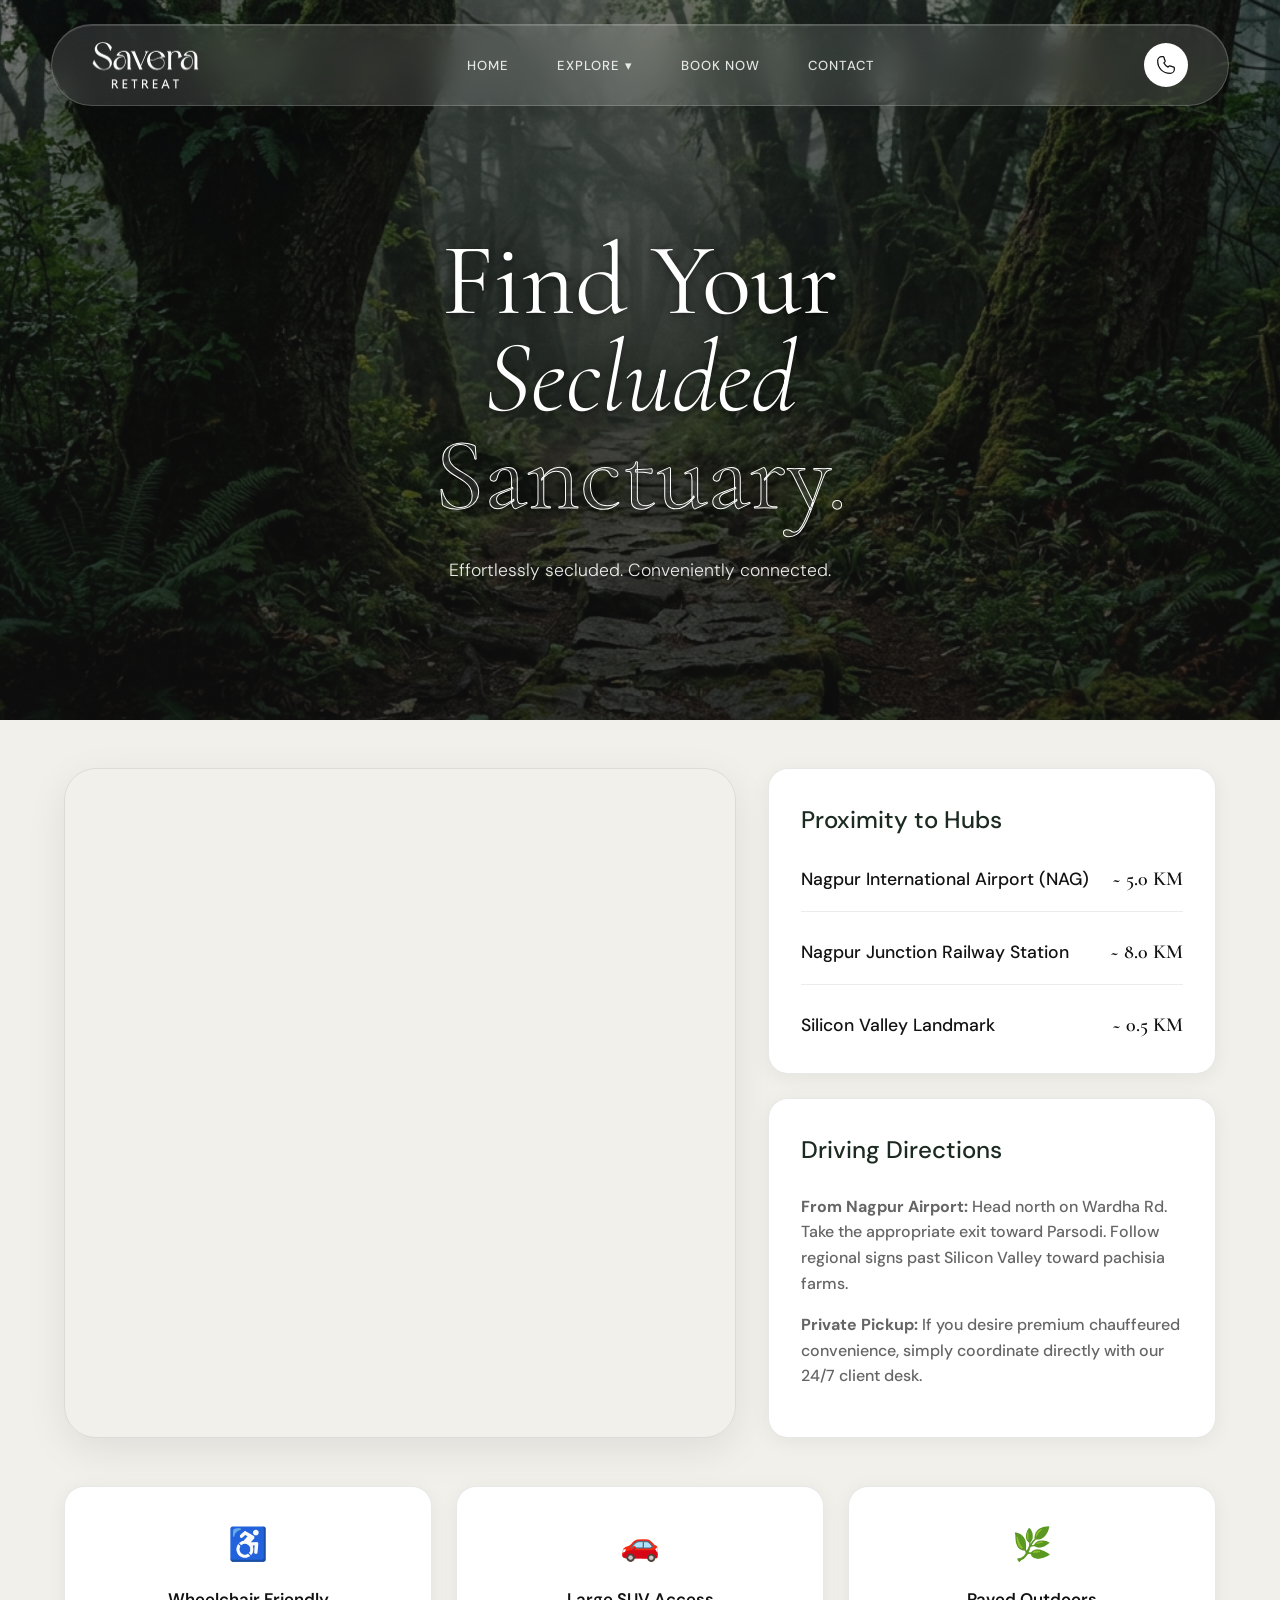
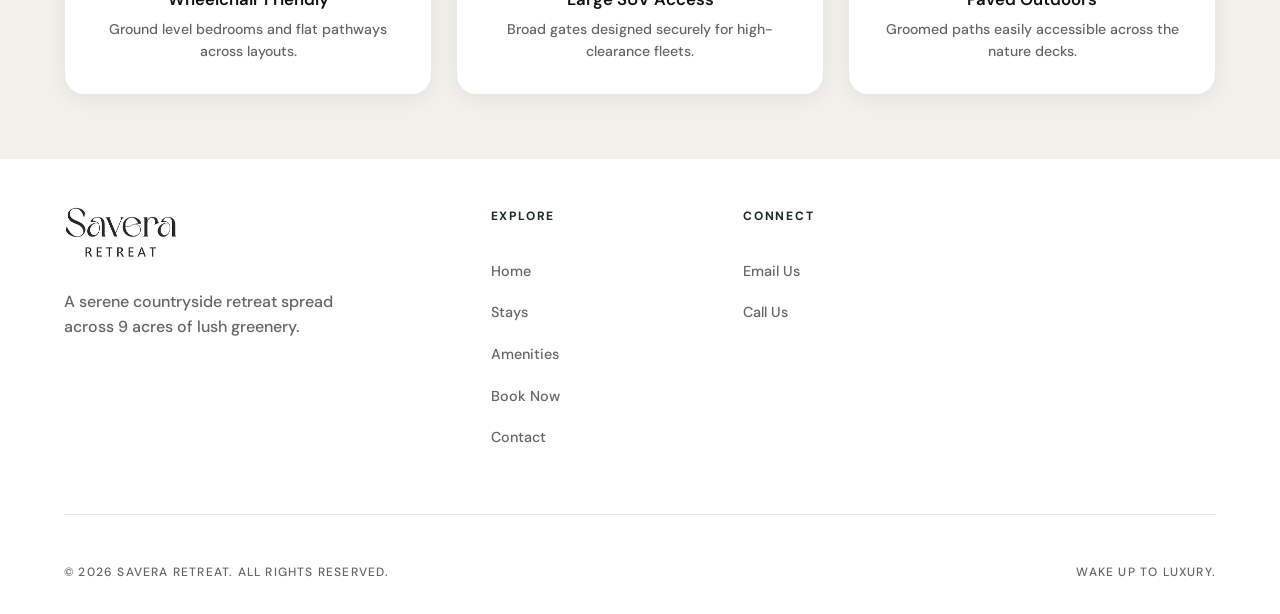
<file: location.html>
<!DOCTYPE html>
<html lang="en">

<head>
  <meta charset="UTF-8" />
  <meta name="viewport" content="width=device-width, initial-scale=1.0" />
  <meta name="description" content="Find your way to Savera Retreat. Detailed directions, transport accessibility parameters, and live maps." />
  <title>Location & Directions — Savera Retreat</title>

  <!-- Google Fonts -->
  <link rel="preconnect" href="https://fonts.googleapis.com" />
  <link rel="preconnect" href="https://fonts.gstatic.com" crossorigin />
  <link href="https://fonts.googleapis.com/css2?family=Cormorant+Garamond:ital,wght@0,300;0,400;0,500;0,600;1,300;1,400;1,500&family=DM+Sans:ital,opsz,wght@0,9..40,300;0,9..40,400;0,9..40,500;1,9..40,300&display=swap" rel="stylesheet" />

  <link rel="stylesheet" href="styles.css" />
  <link rel="stylesheet" href="pages.css" />

  <style>
    .location-section {
      padding: 3rem 5% 4rem;
      background-color: var(--bg-off-white);
    }

    .location-container {
      max-width: 1200px;
      margin: 0 auto 3rem;
      display: grid;
      grid-template-columns: 1.5fr 1fr;
      gap: 2rem;
      align-items: stretch;
    }

    .map-wrapper {
      border-radius: var(--border-radius-lg);
      overflow: hidden;
      box-shadow: 0 12px 40px rgba(0, 0, 0, 0.08);
      border: 1px solid var(--tile-border);
      height: 100%;
      min-height: 500px;
    }

    .map-wrapper iframe {
      width: 100%;
      height: 100%;
      min-height: 500px;
      border: none;
      display: block;
    }

    .location-details {
      display: flex;
      flex-direction: column;
      gap: 1.5rem;
    }

    .info-card {
      background: var(--primary-white);
      padding: 2rem;
      border-radius: var(--border-radius-md);
      border: 1px solid var(--tile-border);
      box-shadow: 0 4px 20px rgba(18, 18, 18, 0.06);
      flex: 1;
    }

    .info-card h3 {
      font-size: 1.5rem;
      margin-bottom: 1.5rem;
      font-family: var(--sans);
      font-weight: 500;
      color: var(--nature-green);
    }

    .distance-list {
      display: flex;
      flex-direction: column;
      gap: 1.5rem;
    }

    .distance-item {
      display: flex;
      align-items: center;
      justify-content: space-between;
      border-bottom: 1px solid rgba(18, 18, 18, 0.08);
      padding-bottom: 1rem;
    }

    .distance-item:last-child {
      border-bottom: none;
      padding-bottom: 0;
    }

    .hub-name {
      font-size: 1.1rem;
      font-weight: 500;
    }

    .hub-distance {
      font-size: 1.25rem;
      font-family: var(--serif);
      font-weight: 600;
      color: var(--primary-black);
    }

    .directions-text p {
      font-size: 1rem;
      color: var(--text-muted);
      line-height: 1.6;
      margin-bottom: 1rem;
    }

    .accessibility-grid {
      display: grid;
      grid-template-columns: repeat(auto-fit, minmax(200px, 1fr));
      gap: 1.5rem;
      margin-top: 0;
      max-width: 1200px;
      margin-left: auto;
      margin-right: auto;
    }

    .access-item {
      text-align: center;
      padding: 2rem;
      background: var(--primary-white);
      border-radius: var(--border-radius-md);
      box-shadow: 0 4px 20px rgba(18, 18, 18, 0.06);
      border: 1px solid var(--tile-border);
      transition: var(--transition);
    }

    .access-item:hover {
      box-shadow: 0 10px 32px rgba(28, 43, 33, 0.10);
      border-color: var(--nature-green);
    }

    .access-icon {
      font-size: 2rem;
      margin-bottom: 1rem;
    }

    .access-item h4 {
      font-size: 1.05rem;
      margin-bottom: 0.4rem;
      font-weight: 600;
    }

    .access-item p {
      font-size: 0.88rem;
      color: var(--text-muted);
      line-height: 1.5;
    }

    @media (max-width: 992px) {
      .location-container {
        grid-template-columns: 1fr;
      }
      .map-wrapper {
        min-height: 400px;
      }
    }
  </style>
</head>

<body>

  <!-- NAVBAR -->
  <nav class="navbar" id="navbar">
    <div class="nav-inner">
      <a href="index.html" class="nav-logo">
        <img src="logowhite.png" alt="Savera Retreat" />
      </a>

      <ul class="nav-links">
        <li><a href="index.html">Home</a></li>
        <li class="nav-dropdown">
          <a href="#">Explore ▾</a>
          <div class="dropdown-content">
            <a href="stays.html">Stays</a>
            <a href="amenities.html">Amenities</a>
            <a href="location.html">Location</a>
            <a href="things-to-do.html">Things to Do</a>
            <a href="food-dining.html">Food & Dining</a>
            <a href="offers.html">Offers</a>
            <a href="gallery.html">Gallery</a>
          </div>
        </li>
        <li><a href="booking.html">Book Now</a></li>
        <li><a href="contact.html">Contact</a></li>
      </ul>

      <div class="nav-cta">
        <button class="nav-toggle" id="navToggle" aria-label="Toggle menu">
          <span></span>
          <span></span>
          <span></span>
        </button>
        <a href="tel:+917820966482" class="call-btn" aria-label="Call us">
          <svg viewBox="0 0 24 24" fill="none" stroke="currentColor" stroke-width="1.5">
            <path d="M2 7a5 5 0 0 1 5-5h1.5a1 1 0 0 1 .95.68l1.5 4.5a1 1 0 0 1-.23 1.02L9.5 9.5a11 11 0 0 0 5 5l1.3-1.22a1 1 0 0 1 1.02-.23l4.5 1.5A1 1 0 0 1 22 15.5V17a5 5 0 0 1-5 5C8.16 22 2 15.84 2 7Z" />
          </svg>
        </a>
      </div>
    </div>
  </nav>

  <!-- PAGE HERO -->
  <section class="page-hero">
    <div class="page-hero-bg" style="background-image: url('assets/images/forest_trail.png');"></div>
    <div class="page-hero-overlay"></div>
    <div class="page-hero-content reveal">
      <h1 class="hero-headline" style="align-items: center; text-align: center;">
        <span class="line-serif">Find Your</span>
        <span class="line-italic">Secluded</span>
        <span class="line-serif-outline">Sanctuary.</span>
      </h1>
      <p class="page-hero-sub">Effortlessly secluded. Conveniently connected.</p>
    </div>
  </section>

  <!-- LOCATION & ACCESSIBILITY -->
  <section class="location-section">
    <div class="location-container">
      
      <!-- Live Map Embed -->
      <div class="map-wrapper reveal">
        <iframe src="https://www.google.com/maps/embed?pb=!1m18!1m12!1m3!1d3722.4270705070076!2d79.20703467497766!3d21.09553318548234!2m3!1f0!2f0!3f0!3m2!1i1024!2i768!4f13.1!3m3!1m2!1s0x3bd4b7f6e3dd1443%3A0xa8e2208b2e089a56!2sSunrise%20Farms%20(Pachisia%20Farms)!5e0!3m2!1sen!2sin!4v1777370349098!5m2!1sen!2sin" allowfullscreen="" loading="lazy" referrerpolicy="no-referrer-when-downgrade"></iframe>
      </div>

      <!-- Distance and Directions -->
      <div class="location-details reveal" style="--reveal-delay: 0.2s">
        
        <!-- Distance Card -->
        <div class="info-card">
          <h3>Proximity to Hubs</h3>
          <div class="distance-list">
            <div class="distance-item">
              <span class="hub-name">Nagpur International Airport (NAG)</span>
              <span class="hub-distance">~ 5.0 KM</span>
            </div>
            <div class="distance-item">
              <span class="hub-name">Nagpur Junction Railway Station</span>
              <span class="hub-distance">~ 8.0 KM</span>
            </div>
            <div class="distance-item">
              <span class="hub-name">Silicon Valley Landmark</span>
              <span class="hub-distance">~ 0.5 KM</span>
            </div>
          </div>
        </div>

        <!-- Directions Card -->
        <div class="info-card directions-text">
          <h3>Driving Directions</h3>
          <p><strong>From Nagpur Airport:</strong> Head north on Wardha Rd. Take the appropriate exit toward Parsodi. Follow regional signs past Silicon Valley toward pachisia farms.</p>
          <p><strong>Private Pickup:</strong> If you desire premium chauffeured convenience, simply coordinate directly with our 24/7 client desk.</p>
        </div>

      </div>
    </div>

    <!-- Accessibility Info Grid -->
    <div class="accessibility-grid reveal" style="--reveal-delay: 0.3s">
      <div class="access-item">
        <div class="access-icon">♿</div>
        <h4>Wheelchair Friendly</h4>
        <p>Ground level bedrooms and flat pathways across layouts.</p>
      </div>
      <div class="access-item">
        <div class="access-icon">🚗</div>
        <h4>Large SUV Access</h4>
        <p>Broad gates designed securely for high-clearance fleets.</p>
      </div>
      <div class="access-item">
        <div class="access-icon">🌿</div>
        <h4>Paved Outdoors</h4>
        <p>Groomed paths easily accessible across the nature decks.</p>
      </div>
    </div>
  </section>

  <!-- FOOTER -->
  <footer class="footer">
    <div class="footer-top">
      <div class="footer-brand">
        <div class="footer-logo">
          <img src="logo.png" alt="Savera Retreat" />
        </div>
        <p>A serene countryside retreat spread across 9 acres of lush greenery.</p>
      </div>
      <div class="footer-links">
        <div class="footer-col">
          <h5>Explore</h5>
          <ul>
            <li><a href="index.html">Home</a></li>
            <li><a href="stays.html">Stays</a></li>
            <li><a href="amenities.html">Amenities</a></li>
            <li><a href="booking.html">Book Now</a></li>
            <li><a href="contact.html">Contact</a></li>
          </ul>
        </div>
        <div class="footer-col">
          <h5>Connect</h5>
          <ul>
            <li><a href="mailto:saveraretreatnagpur@gmail.com">Email Us</a></li>
            <li><a href="tel:+917820966482">Call Us</a></li>
          </ul>
        </div>
      </div>
    </div>
    <div class="footer-bottom">
      <p>© 2026 Savera Retreat. All rights reserved.</p>
      <p>Wake up to luxury.</p>
    </div>
  </footer>

  <script src="main.js"></script>
  <script src="pages.js"></script>
</body>

</html>
</file>
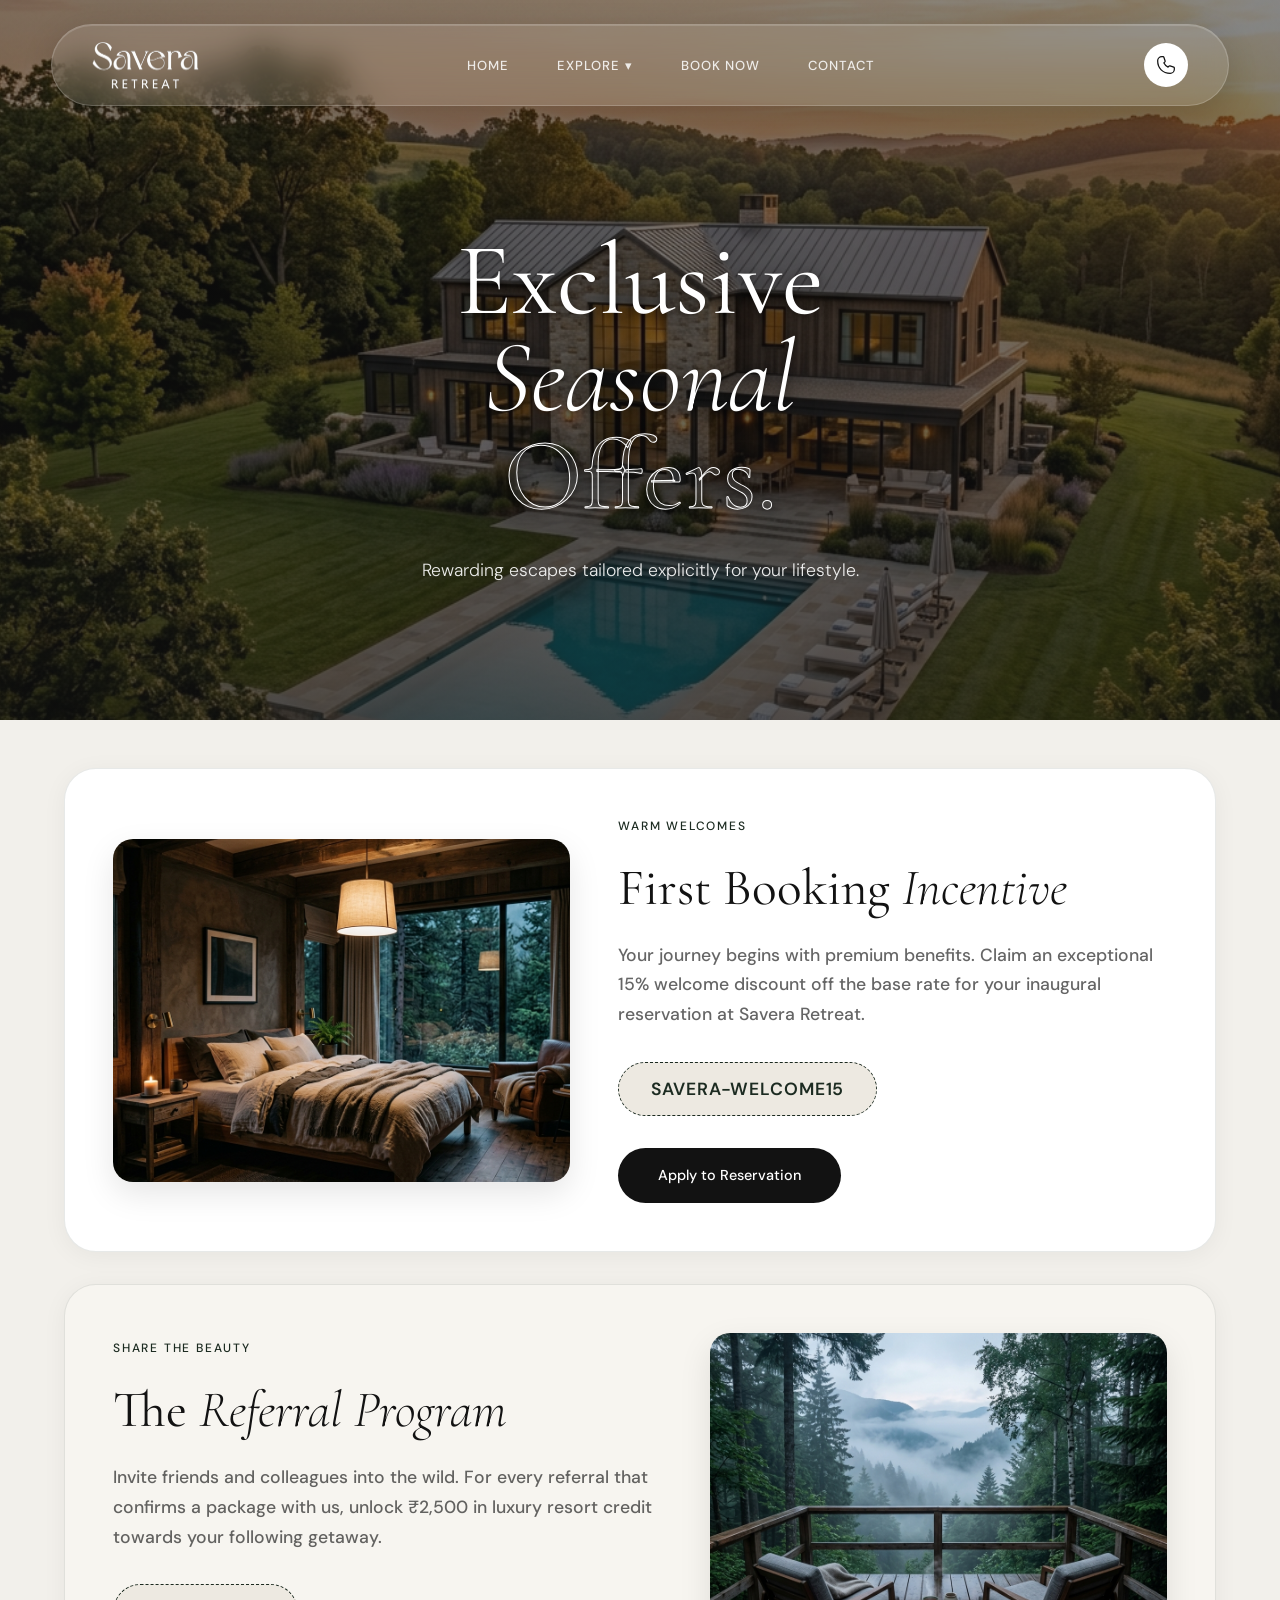
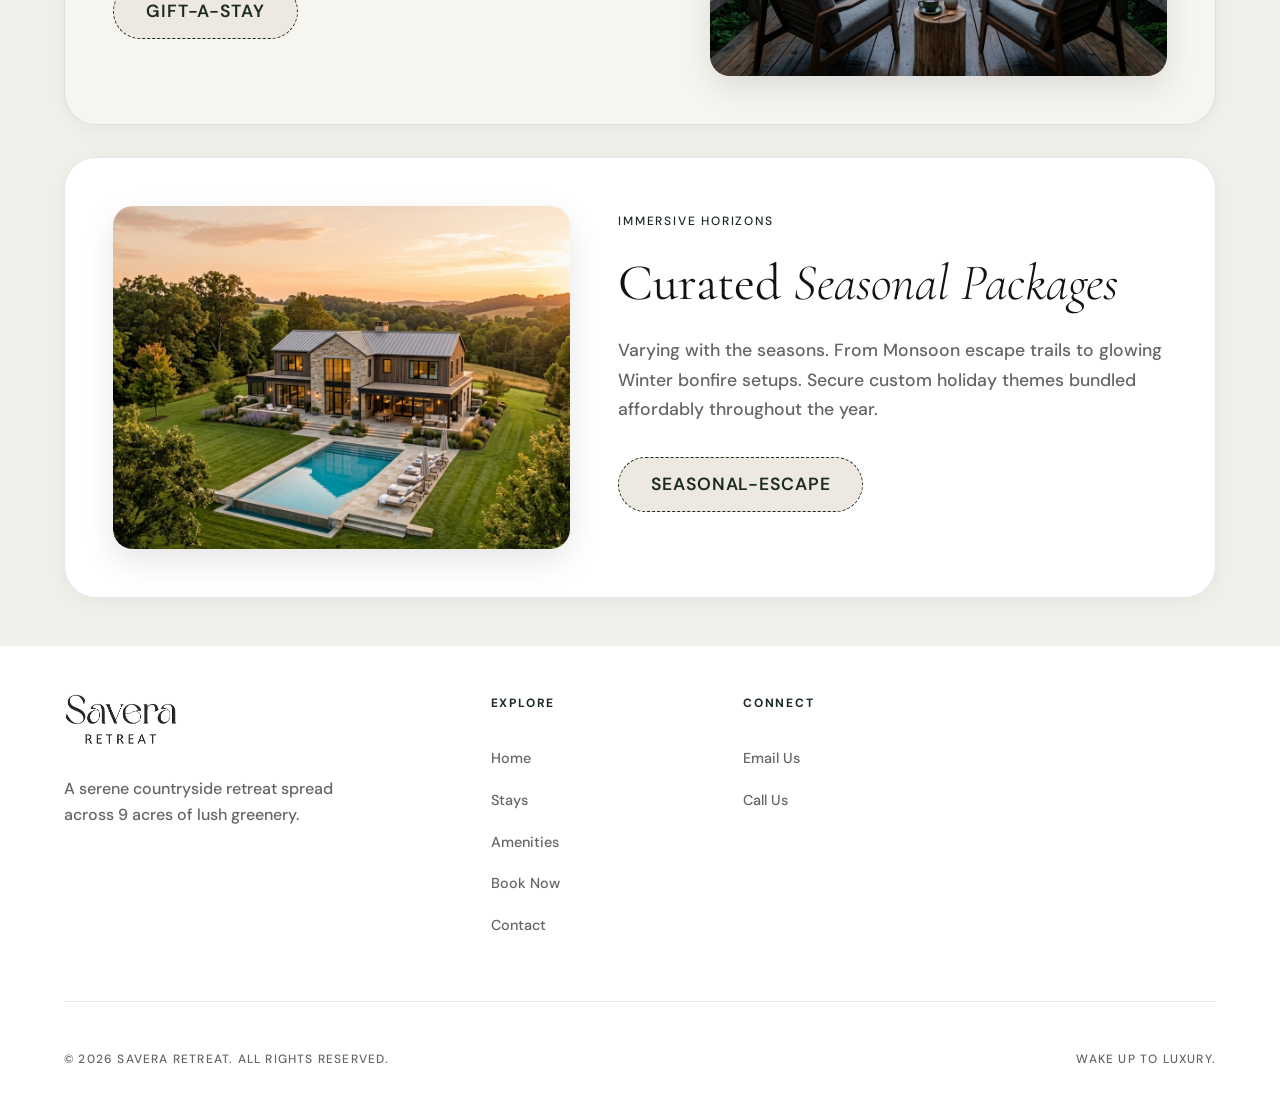
<file: offers.html>
<!DOCTYPE html>
<html lang="en">

<head>
  <meta charset="UTF-8" />
  <meta name="viewport" content="width=device-width, initial-scale=1.0" />
  <meta name="description" content="Discover premium packages, first booking discounts, and seasonal offers at Savera Retreat." />
  <title>Exclusive Offers — Savera Retreat</title>

  <!-- Google Fonts -->
  <link rel="preconnect" href="https://fonts.googleapis.com" />
  <link rel="preconnect" href="https://fonts.gstatic.com" crossorigin />
  <link href="https://fonts.googleapis.com/css2?family=Cormorant+Garamond:ital,wght@0,300;0,400;0,500;0,600;1,300;1,400;1,500&family=DM+Sans:ital,opsz,wght@0,9..40,300;0,9..40,400;0,9..40,500;1,9..40,300&display=swap" rel="stylesheet" />

  <link rel="stylesheet" href="styles.css" />
  <link rel="stylesheet" href="pages.css" />

  <style>
    .offers-section {
      padding: 3rem 5%;
      background-color: var(--bg-off-white);
    }

    .offer-row {
      display: grid;
      grid-template-columns: 1fr 1.2fr;
      gap: 3rem;
      align-items: center;
      max-width: 1200px;
      margin: 0 auto 2rem;
      padding: 3rem;
      border-radius: var(--border-radius-lg);
      background: var(--primary-white);
      border: 1px solid var(--tile-border);
      box-shadow: 0 4px 24px rgba(18, 18, 18, 0.05);
      transition: var(--transition);
    }

    .offer-row:hover {
      box-shadow: 0 12px 40px rgba(28, 43, 33, 0.10);
    }

    .offer-row:nth-child(even) {
      grid-template-columns: 1.2fr 1fr;
      background: var(--tile-bg);
    }

    .offer-row:nth-child(even) .offer-text {
      order: 1;
    }

    .offer-row:nth-child(even) .offer-image-wrap {
      order: 2;
    }

    .offer-row:last-child {
      margin-bottom: 0;
    }

    .offer-image-wrap {
      position: relative;
      border-radius: var(--border-radius-md);
      overflow: hidden;
      box-shadow: 0 12px 32px rgba(0, 0, 0, 0.10);
      aspect-ratio: 4/3;
    }

    .offer-image-wrap img {
      width: 100%;
      height: 100%;
      object-fit: cover;
      transition: var(--transition);
    }

    .offer-image-wrap:hover img {
      transform: scale(1.05);
    }

    .offer-text h3 {
      font-size: clamp(2.5rem, 4vw, 3.5rem);
      line-height: 1.1;
      margin-bottom: 1.5rem;
      color: var(--primary-black);
    }

    .offer-text h3 em {
      font-family: var(--serif);
      font-style: italic;
      font-weight: 300;
    }

    .offer-text p {
      color: var(--text-muted);
      font-size: 1.1rem;
      line-height: 1.7;
      margin-bottom: 2rem;
    }

    .promo-box {
      display: inline-block;
      background: var(--bg-warm-cream);
      border: 1px dashed var(--nature-green);
      padding: 0.75rem 2rem;
      border-radius: 30px;
      font-family: var(--sans);
      font-weight: 600;
      font-size: 1.1rem;
      color: var(--nature-green);
      letter-spacing: 0.05em;
      margin-bottom: 2rem;
    }

    @media (max-width: 992px) {
      .offer-row, .offer-row:nth-child(even) {
        grid-template-columns: 1fr;
        gap: 2.5rem;
        margin-bottom: 1.5rem;
        padding: 2rem;
      }
      .offer-row .offer-text, .offer-row:nth-child(even) .offer-text {
        order: 2;
      }
      .offer-row .offer-image-wrap, .offer-row:nth-child(even) .offer-image-wrap {
        order: 1;
      }
    }
  </style>
</head>

<body>

  <!-- NAVBAR -->
  <nav class="navbar" id="navbar">
    <div class="nav-inner">
      <a href="index.html" class="nav-logo">
        <img src="logowhite.png" alt="Savera Retreat" />
      </a>

      <ul class="nav-links">
        <li><a href="index.html">Home</a></li>
        <li class="nav-dropdown">
          <a href="#">Explore ▾</a>
          <div class="dropdown-content">
            <a href="stays.html">Stays</a>
            <a href="amenities.html">Amenities</a>
            <a href="location.html">Location</a>
            <a href="things-to-do.html">Things to Do</a>
            <a href="food-dining.html">Food & Dining</a>
            <a href="offers.html">Offers</a>
            <a href="gallery.html">Gallery</a>
          </div>
        </li>
        <li><a href="booking.html">Book Now</a></li>
        <li><a href="contact.html">Contact</a></li>
      </ul>

      <div class="nav-cta">
        <button class="nav-toggle" id="navToggle" aria-label="Toggle menu">
          <span></span>
          <span></span>
          <span></span>
        </button>
        <a href="tel:+917820966482" class="call-btn" aria-label="Call us">
          <svg viewBox="0 0 24 24" fill="none" stroke="currentColor" stroke-width="1.5">
            <path d="M2 7a5 5 0 0 1 5-5h1.5a1 1 0 0 1 .95.68l1.5 4.5a1 1 0 0 1-.23 1.02L9.5 9.5a11 11 0 0 0 5 5l1.3-1.22a1 1 0 0 1 1.02-.23l4.5 1.5A1 1 0 0 1 22 15.5V17a5 5 0 0 1-5 5C8.16 22 2 15.84 2 7Z" />
          </svg>
        </a>
      </div>
    </div>
  </nav>

  <!-- PAGE HERO -->
  <section class="page-hero">
    <div class="page-hero-bg" style="background-image: url('assets/images/stays_hero.png');"></div>
    <div class="page-hero-overlay"></div>
    <div class="page-hero-content reveal">
      <h1 class="hero-headline" style="align-items: center; text-align: center;">
        <span class="line-serif">Exclusive</span>
        <span class="line-italic">Seasonal</span>
        <span class="line-serif-outline">Offers.</span>
      </h1>
      <p class="page-hero-sub">Rewarding escapes tailored explicitly for your lifestyle.</p>
    </div>
  </section>

  <!-- OFFERS LIST -->
  <section class="offers-section">

    <!-- 1. FIRST BOOKING DISCOUNT -->
    <div class="offer-row reveal">
      <div class="offer-image-wrap">
        <img src="assets/images/room_interior.png" alt="First Booking Discount" />
      </div>
      <div class="offer-text">
        <span class="section-eyebrow">Warm Welcomes</span>
        <h3>First Booking <em>Incentive</em></h3>
        <p>Your journey begins with premium benefits. Claim an exceptional 15% welcome discount off the base rate for your inaugural reservation at Savera Retreat.</p>
        <div class="promo-box">SAVERA-WELCOME15</div>
        <div>
          <a href="booking.html" class="btn btn--primary">Apply to Reservation</a>
        </div>
      </div>
    </div>

    <!-- 2. REFERRAL PROGRAM -->
    <div class="offer-row reveal">
      <div class="offer-image-wrap">
        <img src="assets/images/nature_deck.png" alt="Referral program benefits" />
      </div>
      <div class="offer-text">
        <span class="section-eyebrow">Share the Beauty</span>
        <h3>The <em>Referral Program</em></h3>
        <p>Invite friends and colleagues into the wild. For every referral that confirms a package with us, unlock ₹2,500 in luxury resort credit towards your following getaway.</p>
        <div class="promo-box">GIFT-A-STAY</div>
      </div>
    </div>

    <!-- 3. SEASONAL PACKAGES -->
    <div class="offer-row reveal">
      <div class="offer-image-wrap">
        <img src="assets/images/stays_hero.png" alt="Seasonal Retreat Packages" />
      </div>
      <div class="offer-text">
        <span class="section-eyebrow">Immersive Horizons</span>
        <h3>Curated <em>Seasonal Packages</em></h3>
        <p>Varying with the seasons. From Monsoon escape trails to glowing Winter bonfire setups. Secure custom holiday themes bundled affordably throughout the year.</p>
        <div class="promo-box">SEASONAL-ESCAPE</div>
      </div>
    </div>

  </section>

  <!-- FOOTER -->
  <footer class="footer">
    <div class="footer-top">
      <div class="footer-brand">
        <div class="footer-logo">
          <img src="logo.png" alt="Savera Retreat" />
        </div>
        <p>A serene countryside retreat spread across 9 acres of lush greenery.</p>
      </div>
      <div class="footer-links">
        <div class="footer-col">
          <h5>Explore</h5>
          <ul>
            <li><a href="index.html">Home</a></li>
            <li><a href="stays.html">Stays</a></li>
            <li><a href="amenities.html">Amenities</a></li>
            <li><a href="booking.html">Book Now</a></li>
            <li><a href="contact.html">Contact</a></li>
          </ul>
        </div>
        <div class="footer-col">
          <h5>Connect</h5>
          <ul>
            <li><a href="mailto:saveraretreatnagpur@gmail.com">Email Us</a></li>
            <li><a href="tel:+917820966482">Call Us</a></li>
          </ul>
        </div>
      </div>
    </div>
    <div class="footer-bottom">
      <p>© 2026 Savera Retreat. All rights reserved.</p>
      <p>Wake up to luxury.</p>
    </div>
  </footer>

  <script src="main.js"></script>
  <script src="pages.js"></script>
</body>

</html>
</file>
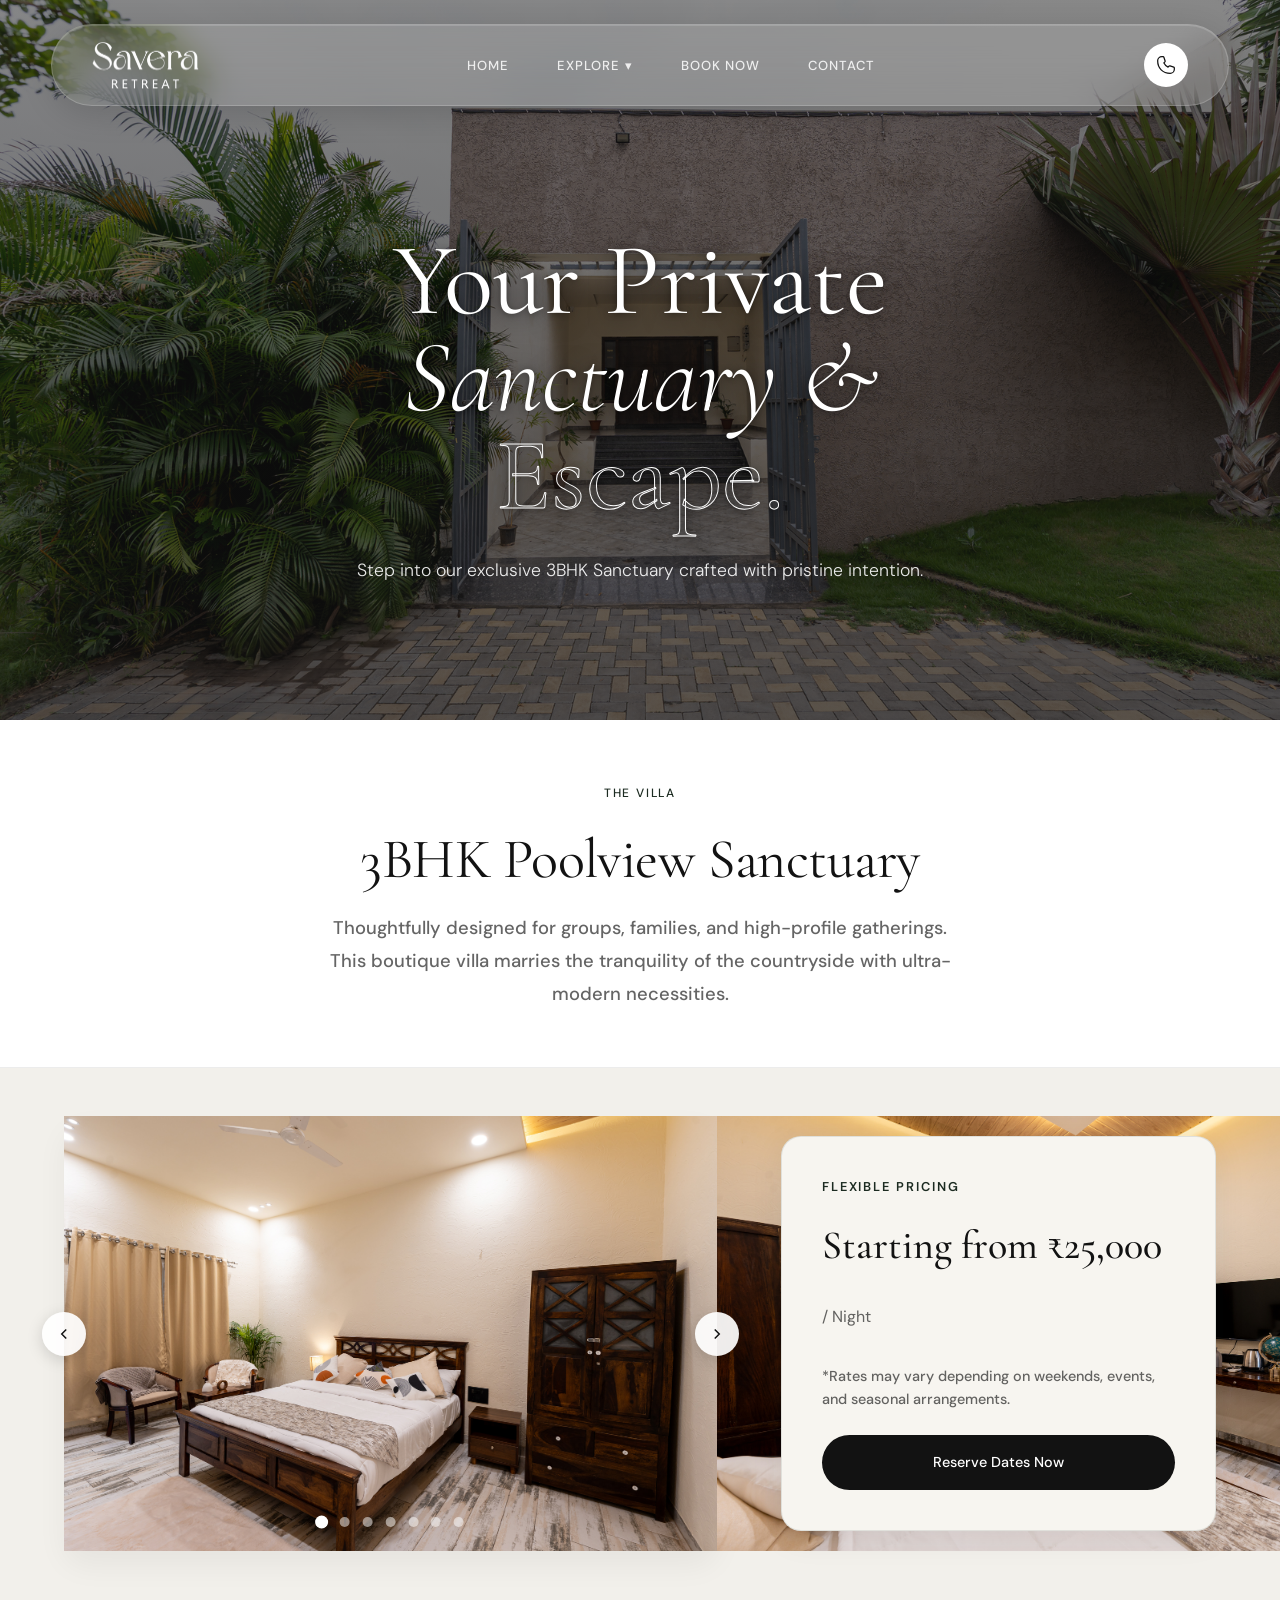
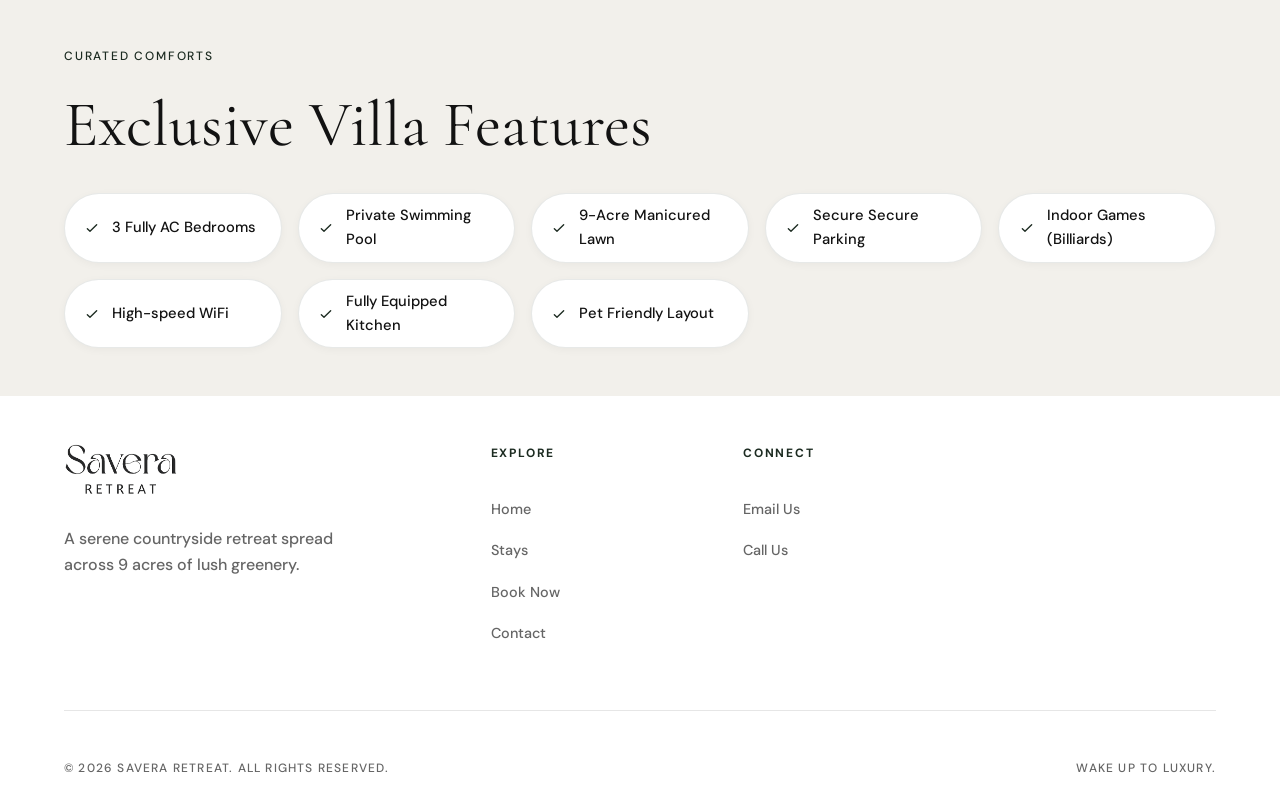
<file: stays.html>
<!DOCTYPE html>
<html lang="en">

<head>
  <meta charset="UTF-8" />
  <meta name="viewport" content="width=device-width, initial-scale=1.0" />
  <meta name="description" content="Explore the luxurious 3BHK Private Villa at Savera Retreat. Modern design, comfort, and direct access to nature." />
  <title>Explore Stays — Savera Retreat</title>

  <!-- Google Fonts -->
  <link rel="preconnect" href="https://fonts.googleapis.com" />
  <link rel="preconnect" href="https://fonts.gstatic.com" crossorigin />
  <link href="https://fonts.googleapis.com/css2?family=Cormorant+Garamond:ital,wght@0,300;0,400;0,500;0,600;1,300;1,400;1,500&family=DM+Sans:ital,opsz,wght@0,9..40,300;0,9..40,400;0,9..40,500;1,9..40,300&display=swap" rel="stylesheet" />

  <link rel="stylesheet" href="styles.css" />
  <link rel="stylesheet" href="pages.css" />
</head>

<body>

  <!-- NAVBAR -->
  <nav class="navbar" id="navbar">
    <div class="nav-inner">
      <a href="index.html" class="nav-logo">
        <img src="logowhite.png" alt="Savera Retreat" />
      </a>

      <ul class="nav-links">
        <li><a href="index.html">Home</a></li>
        <li class="nav-dropdown">
          <a href="#">Explore ▾</a>
          <div class="dropdown-content">
            <a href="stays.html">Stays</a>
            <a href="amenities.html">Amenities</a>
            <a href="location.html">Location</a>
            <a href="things-to-do.html">Things to Do</a>
            <a href="food-dining.html">Food &amp; Dining</a>
            <a href="offers.html">Offers</a>
            <a href="gallery.html">Gallery</a>
          </div>
        </li>
        <li><a href="booking.html">Book Now</a></li>
        <li><a href="contact.html">Contact</a></li>
      </ul>

      <div class="nav-cta">
        <button class="nav-toggle" id="navToggle" aria-label="Toggle menu">
          <span></span>
          <span></span>
          <span></span>
        </button>
        <a href="tel:+917820966482" class="call-btn" aria-label="Call us">
          <svg viewBox="0 0 24 24" fill="none" stroke="currentColor" stroke-width="1.5">
            <path d="M2 7a5 5 0 0 1 5-5h1.5a1 1 0 0 1 .95.68l1.5 4.5a1 1 0 0 1-.23 1.02L9.5 9.5a11 11 0 0 0 5 5l1.3-1.22a1 1 0 0 1 1.02-.23l4.5 1.5A1 1 0 0 1 22 15.5V17a5 5 0 0 1-5 5C8.16 22 2 15.84 2 7Z" />
          </svg>
        </a>
      </div>
    </div>
  </nav>

  <!-- PAGE HERO -->
  <section class="page-hero">
    <div class="page-hero-bg" style="background-image: url('property-images/entrance.jpg');"></div>
    <div class="page-hero-overlay"></div>
    <div class="page-hero-content reveal">
      <h1 class="hero-headline" style="align-items: center; text-align: center;">
        <span class="line-serif">Your Private</span>
        <span class="line-italic">Sanctuary &amp;</span>
        <span class="line-serif-outline">Escape.</span>
      </h1>
      <p class="page-hero-sub">Step into our exclusive 3BHK Sanctuary crafted with pristine intention.</p>
    </div>
  </section>

  <!-- VILLA INTRO TEXT -->
  <section class="villa-intro-section">
    <div class="villa-intro-inner reveal">
      <span class="section-eyebrow">The Villa</span>
      <h2 class="villa-intro-heading">3BHK Poolview Sanctuary</h2>
      <p class="villa-intro-desc">Thoughtfully designed for groups, families, and high-profile gatherings. This boutique villa marries the tranquility of the countryside with ultra-modern necessities.</p>
    </div>
  </section>

  <!-- VILLA DETAILS -->
  <section class="villa-details-section">
    <div class="villa-grid">
      <div class="villa-carousel reveal">
        <div class="carousel-track">
          <div class="carousel-slide">
            <img src="property-images/bedroom.jpg" alt="Savera Master Suite" />
          </div>
          <div class="carousel-slide">
            <img src="property-images/bedroom-2.jpg" alt="Savera Second Bedroom" />
          </div>
          <div class="carousel-slide">
            <img src="property-images/bedroom-3.jpg" alt="Savera Third Bedroom" />
          </div>
          <div class="carousel-slide">
            <img src="property-images/bathroom.jpg" alt="Savera Luxury Bathroom" />
          </div>
          <div class="carousel-slide">
            <img src="property-images/drawing-room.jpg" alt="Savera Drawing Room" />
          </div>
          <div class="carousel-slide">
            <img src="property-images/pool-area-1.jpg" alt="Savera Private Pool" />
          </div>
          <div class="carousel-slide">
            <img src="property-images/pool-area-3.jpg" alt="Savera Pool Deck" />
          </div>
        </div>
        <div class="carousel-nav">
          <button class="carousel-dot active" aria-label="Slide 1"></button>
          <button class="carousel-dot" aria-label="Slide 2"></button>
          <button class="carousel-dot" aria-label="Slide 3"></button>
          <button class="carousel-dot" aria-label="Slide 4"></button>
          <button class="carousel-dot" aria-label="Slide 5"></button>
          <button class="carousel-dot" aria-label="Slide 6"></button>
          <button class="carousel-dot" aria-label="Slide 7"></button>
        </div>
        <button class="carousel-arrow carousel-arrow--prev" id="carouselPrev" aria-label="Previous slide">
          <svg viewBox="0 0 24 24" fill="none" stroke="currentColor" stroke-width="2"><polyline points="15 18 9 12 15 6"/></svg>
        </button>
        <button class="carousel-arrow carousel-arrow--next" id="carouselNext" aria-label="Next slide">
          <svg viewBox="0 0 24 24" fill="none" stroke="currentColor" stroke-width="2"><polyline points="9 6 15 12 9 18"/></svg>
        </button>
      </div>

      <div class="villa-info reveal" style="--reveal-delay:0.2s">

        <div class="pricing-card">
          <div class="pricing-title">Flexible Pricing</div>
          <div class="price-display">Starting from ₹25,000 <span>/ Night</span></div>
          <p style="font-size: 0.9rem; margin-bottom: 1.5rem; color: var(--text-muted);">*Rates may vary depending on weekends, events, and seasonal arrangements.</p>
          <a href="booking.html" class="btn btn--primary" style="width:100%">Reserve Dates Now</a>
        </div>
      </div>
    </div>
  </section>

  <!-- FEATURES & AMENITIES -->
  <section class="amenities" style="background-color: var(--bg-off-white);">
    <div class="amenities-header reveal">
      <span class="section-eyebrow">Curated Comforts</span>
      <h2 class="section-title">Exclusive Villa Features</h2>
    </div>

    <div class="checklist-grid reveal" style="max-width: 1200px; margin: 0 auto;">
      <div class="checklist-item">
        <svg fill="none" stroke="currentColor" stroke-width="2" viewBox="0 0 24 24"><path stroke-linecap="round" stroke-linejoin="round" d="M5 13l4 4L19 7"></path></svg>
        <span>3 Fully AC Bedrooms</span>
      </div>
      <div class="checklist-item">
        <svg fill="none" stroke="currentColor" stroke-width="2" viewBox="0 0 24 24"><path stroke-linecap="round" stroke-linejoin="round" d="M5 13l4 4L19 7"></path></svg>
        <span>Private Swimming Pool</span>
      </div>
      <div class="checklist-item">
        <svg fill="none" stroke="currentColor" stroke-width="2" viewBox="0 0 24 24"><path stroke-linecap="round" stroke-linejoin="round" d="M5 13l4 4L19 7"></path></svg>
        <span>9-Acre Manicured Lawn</span>
      </div>
      <div class="checklist-item">
        <svg fill="none" stroke="currentColor" stroke-width="2" viewBox="0 0 24 24"><path stroke-linecap="round" stroke-linejoin="round" d="M5 13l4 4L19 7"></path></svg>
        <span>Secure Secure Parking</span>
      </div>
      <div class="checklist-item">
        <svg fill="none" stroke="currentColor" stroke-width="2" viewBox="0 0 24 24"><path stroke-linecap="round" stroke-linejoin="round" d="M5 13l4 4L19 7"></path></svg>
        <span>Indoor Games (Billiards)</span>
      </div>
      <div class="checklist-item">
        <svg fill="none" stroke="currentColor" stroke-width="2" viewBox="0 0 24 24"><path stroke-linecap="round" stroke-linejoin="round" d="M5 13l4 4L19 7"></path></svg>
        <span>High-speed WiFi</span>
      </div>
      <div class="checklist-item">
        <svg fill="none" stroke="currentColor" stroke-width="2" viewBox="0 0 24 24"><path stroke-linecap="round" stroke-linejoin="round" d="M5 13l4 4L19 7"></path></svg>
        <span>Fully Equipped Kitchen</span>
      </div>
      <div class="checklist-item">
        <svg fill="none" stroke="currentColor" stroke-width="2" viewBox="0 0 24 24"><path stroke-linecap="round" stroke-linejoin="round" d="M5 13l4 4L19 7"></path></svg>
        <span>Pet Friendly Layout</span>
      </div>
    </div>
  </section>

  <!-- FOOTER -->
  <footer class="footer">
    <div class="footer-top">
      <div class="footer-brand">
        <div class="footer-logo">
          <img src="logo.png" alt="Savera Retreat" />
        </div>
        <p>A serene countryside retreat spread across 9 acres of lush greenery.</p>
      </div>
      <div class="footer-links">
        <div class="footer-col">
          <h5>Explore</h5>
          <ul>
            <li><a href="index.html">Home</a></li>
            <li><a href="stays.html">Stays</a></li>
            <li><a href="booking.html">Book Now</a></li>
            <li><a href="contact.html">Contact</a></li>
          </ul>
        </div>
        <div class="footer-col">
          <h5>Connect</h5>
          <ul>
            <li><a href="mailto:saveraretreatnagpur@gmail.com">Email Us</a></li>
            <li><a href="tel:+917820966482">Call Us</a></li>
          </ul>
        </div>
      </div>
    </div>
    <div class="footer-bottom">
      <p>© 2026 Savera Retreat. All rights reserved.</p>
      <p>Wake up to luxury.</p>
    </div>
  </footer>

  <script src="main.js"></script>
  <script src="pages.js"></script>
</body>

</html>
</file>
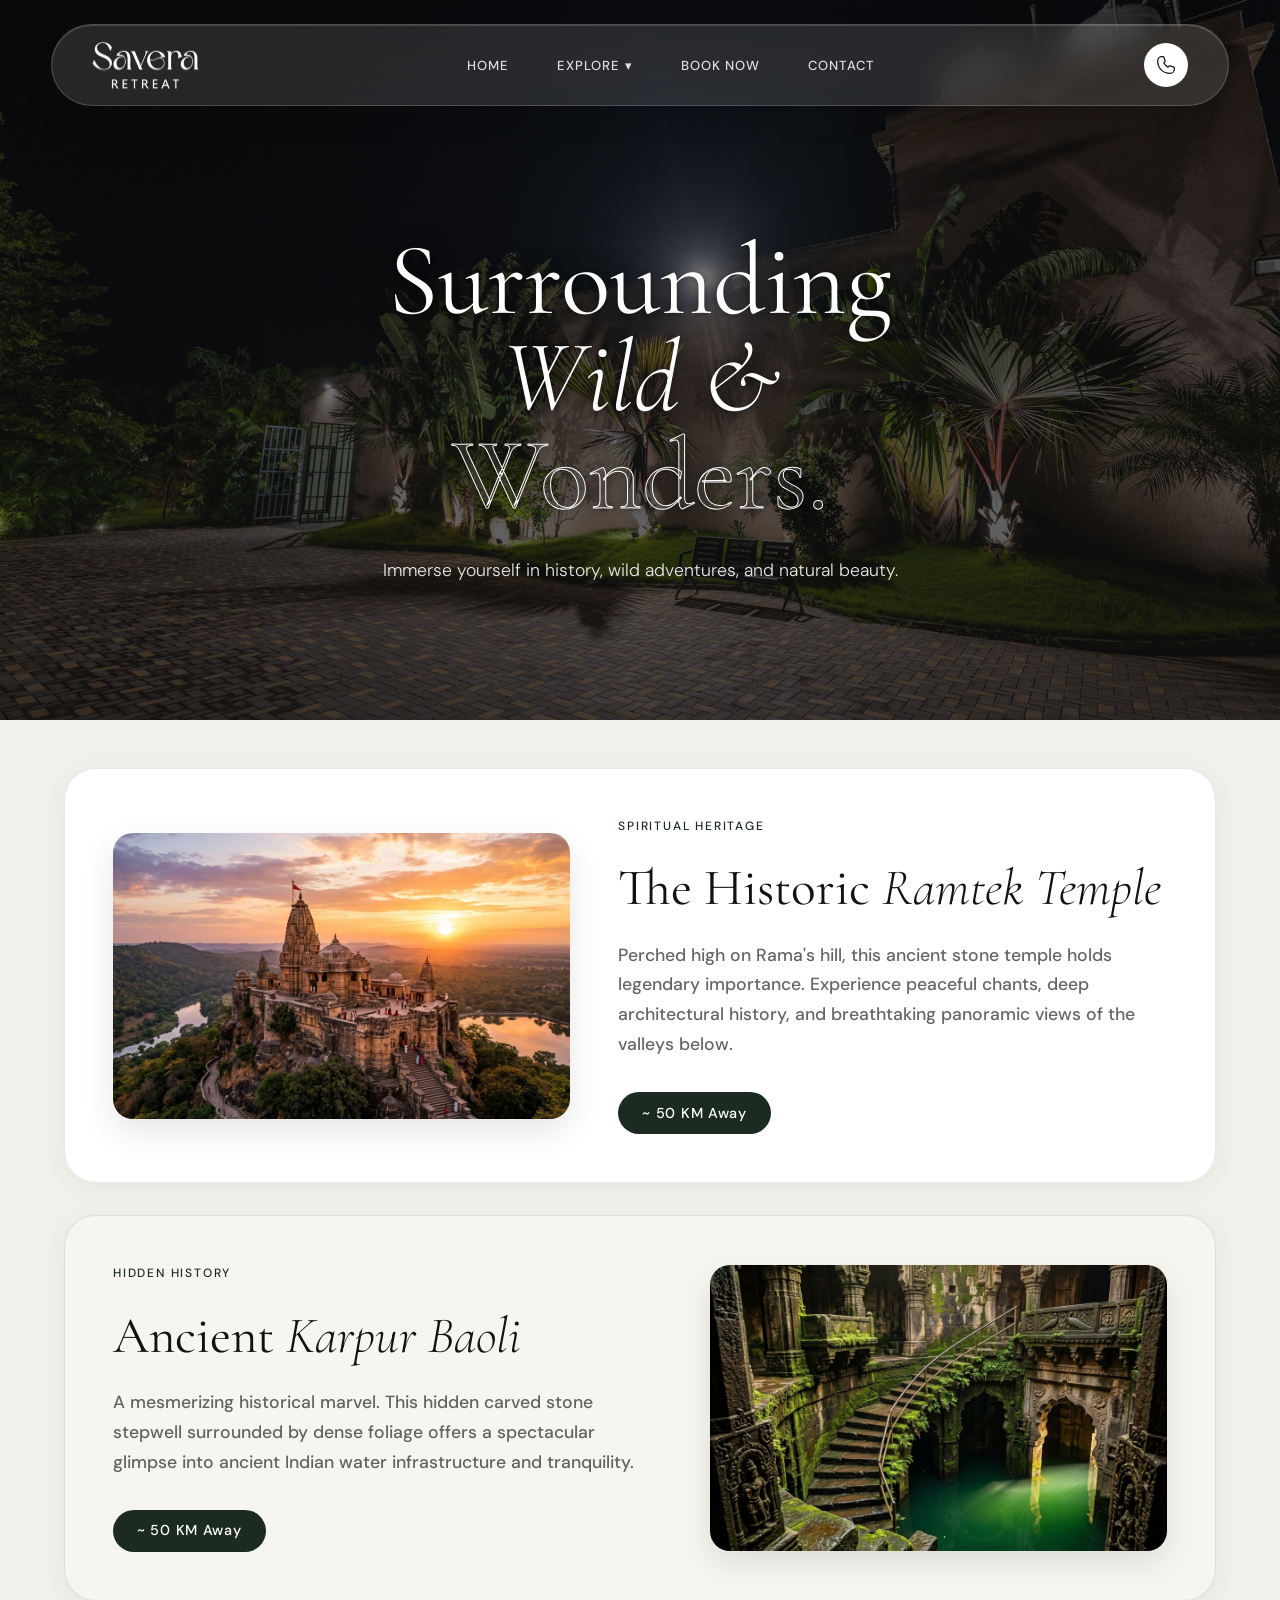
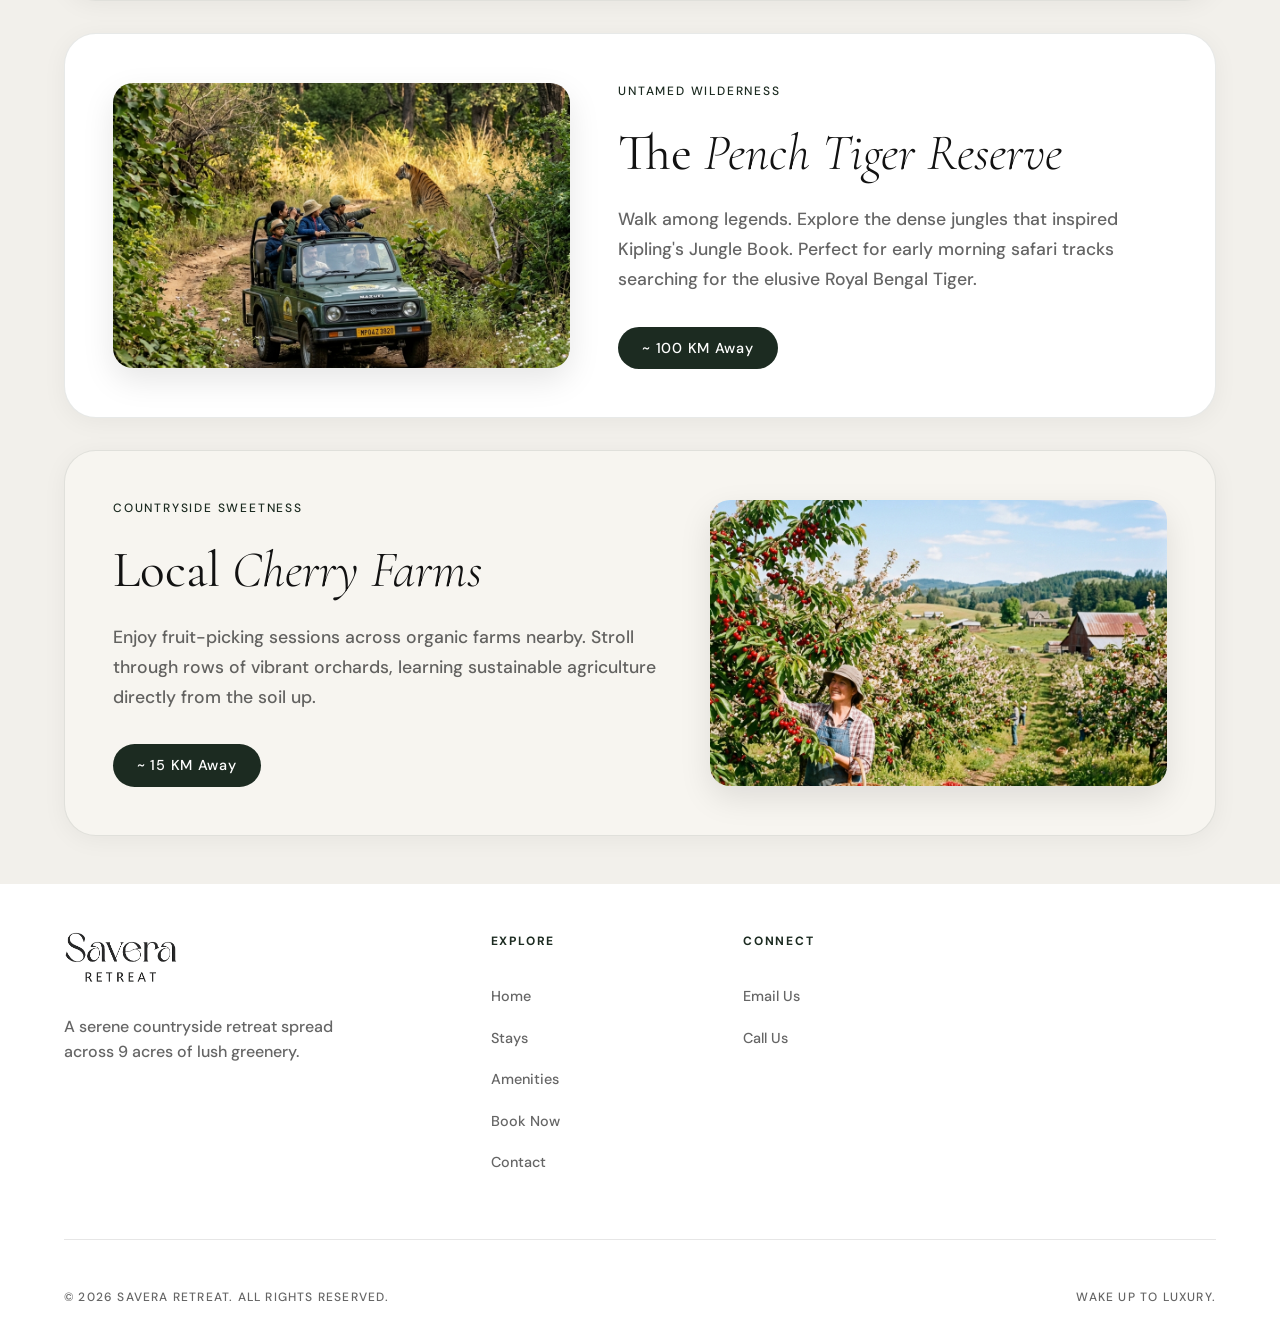
<file: things-to-do.html>
<!DOCTYPE html>
<html lang="en">

<head>
  <meta charset="UTF-8" />
  <meta name="viewport" content="width=device-width, initial-scale=1.0" />
  <meta name="description" content="Explore surrounding attractions near Savera Retreat — Pench Safari, Ramtek Temple, and local wonders." />
  <title>Nearby Attractions — Savera Retreat</title>

  <!-- Google Fonts -->
  <link rel="preconnect" href="https://fonts.googleapis.com" />
  <link rel="preconnect" href="https://fonts.gstatic.com" crossorigin />
  <link href="https://fonts.googleapis.com/css2?family=Cormorant+Garamond:ital,wght@0,300;0,400;0,500;0,600;1,300;1,400;1,500&family=DM+Sans:ital,opsz,wght@0,9..40,300;0,9..40,400;0,9..40,500;1,9..40,300&display=swap" rel="stylesheet" />

  <link rel="stylesheet" href="styles.css" />
  <link rel="stylesheet" href="pages.css" />

  <style>
    .attractions-section {
      padding: 3rem 5%;
      background-color: var(--bg-off-white);
    }

    .attraction-row {
      display: grid;
      grid-template-columns: 1fr 1.2fr;
      gap: 3rem;
      align-items: center;
      max-width: 1200px;
      margin: 0 auto 2rem;
      padding: 3rem;
      border-radius: var(--border-radius-lg);
      background: var(--primary-white);
      border: 1px solid var(--tile-border);
      box-shadow: 0 4px 24px rgba(18, 18, 18, 0.05);
      transition: var(--transition);
    }

    .attraction-row:hover {
      box-shadow: 0 12px 40px rgba(28, 43, 33, 0.10);
    }

    .attraction-row:nth-child(even) {
      grid-template-columns: 1.2fr 1fr;
      background: var(--tile-bg);
    }

    .attraction-row:nth-child(even) .attraction-text {
      order: 1;
    }

    .attraction-row:nth-child(even) .attraction-image-wrap {
      order: 2;
    }

    .attraction-row:last-child {
      margin-bottom: 0;
    }

    .attraction-image-wrap {
      position: relative;
      border-radius: var(--border-radius-md);
      overflow: hidden;
      box-shadow: 0 12px 32px rgba(0, 0, 0, 0.10);
      aspect-ratio: 16/10;
    }

    .attraction-image-wrap img {
      width: 100%;
      height: 100%;
      object-fit: cover;
      transition: var(--transition);
    }

    .attraction-image-wrap:hover img {
      transform: scale(1.05);
    }

    .attraction-text h3 {
      font-size: clamp(2.5rem, 4vw, 3.5rem);
      line-height: 1.1;
      margin-bottom: 1.5rem;
      color: var(--primary-black);
    }

    .attraction-text h3 em {
      font-family: var(--serif);
      font-style: italic;
      font-weight: 300;
    }

    .attraction-text p {
      color: var(--text-muted);
      font-size: 1.1rem;
      line-height: 1.7;
      margin-bottom: 2rem;
    }

    .attraction-meta {
      display: flex;
      align-items: center;
      gap: 1.5rem;
    }

    .dist-tag {
      background-color: var(--nature-green);
      color: var(--primary-white);
      padding: 0.6rem 1.5rem;
      border-radius: 30px;
      font-size: 0.9rem;
      font-weight: 500;
      letter-spacing: 0.05em;
    }

    @media (max-width: 992px) {
      .attraction-row, .attraction-row:nth-child(even) {
        grid-template-columns: 1fr;
        gap: 2.5rem;
        margin-bottom: 1.5rem;
        padding: 2rem;
      }
      .attraction-row .attraction-text, .attraction-row:nth-child(even) .attraction-text {
        order: 2;
      }
      .attraction-row .attraction-image-wrap, .attraction-row:nth-child(even) .attraction-image-wrap {
        order: 1;
      }
    }
  </style>
</head>

<body>

  <!-- NAVBAR -->
  <nav class="navbar" id="navbar">
    <div class="nav-inner">
      <a href="index.html" class="nav-logo">
        <img src="logowhite.png" alt="Savera Retreat" />
      </a>

      <ul class="nav-links">
        <li><a href="index.html">Home</a></li>
        <li class="nav-dropdown">
          <a href="#">Explore ▾</a>
          <div class="dropdown-content">
            <a href="stays.html">Stays</a>
            <a href="amenities.html">Amenities</a>
            <a href="location.html">Location</a>
            <a href="things-to-do.html">Things to Do</a>
            <a href="food-dining.html">Food & Dining</a>
            <a href="offers.html">Offers</a>
            <a href="gallery.html">Gallery</a>
          </div>
        </li>
        <li><a href="booking.html">Book Now</a></li>
        <li><a href="contact.html">Contact</a></li>
      </ul>

      <div class="nav-cta">
        <button class="nav-toggle" id="navToggle" aria-label="Toggle menu">
          <span></span>
          <span></span>
          <span></span>
        </button>
        <a href="tel:+917820966482" class="call-btn" aria-label="Call us">
          <svg viewBox="0 0 24 24" fill="none" stroke="currentColor" stroke-width="1.5">
            <path d="M2 7a5 5 0 0 1 5-5h1.5a1 1 0 0 1 .95.68l1.5 4.5a1 1 0 0 1-.23 1.02L9.5 9.5a11 11 0 0 0 5 5l1.3-1.22a1 1 0 0 1 1.02-.23l4.5 1.5A1 1 0 0 1 22 15.5V17a5 5 0 0 1-5 5C8.16 22 2 15.84 2 7Z" />
          </svg>
        </a>
      </div>
    </div>
  </nav>

  <!-- PAGE HERO -->
  <section class="page-hero">
    <div class="page-hero-bg" style="background-image: url('property-images/nighttime outside.jpg');"></div>
    <div class="page-hero-overlay"></div>
    <div class="page-hero-content reveal">
      <h1 class="hero-headline" style="align-items: center; text-align: center;">
        <span class="line-serif">Surrounding</span>
        <span class="line-italic">Wild &amp;</span>
        <span class="line-serif-outline">Wonders.</span>
      </h1>
      <p class="page-hero-sub">Immerse yourself in history, wild adventures, and natural beauty.</p>
    </div>
  </section>

  <!-- ATTRACTIONS LIST -->
  <section class="attractions-section">

    <!-- 1. RAMTEK TEMPLE -->
    <div class="attraction-row reveal">
      <div class="attraction-image-wrap">
        <img src="assets/images/ramtek_temple.png" alt="Ramtek Temple" />
      </div>
      <div class="attraction-text">
        <span class="section-eyebrow">Spiritual Heritage</span>
        <h3>The Historic <em>Ramtek Temple</em></h3>
        <p>Perched high on Rama's hill, this ancient stone temple holds legendary importance. Experience peaceful chants, deep architectural history, and breathtaking panoramic views of the valleys below.</p>
        <div class="attraction-meta">
          <span class="dist-tag">~ 50 KM Away</span>
        </div>
      </div>
    </div>

    <!-- 2. KARPUR BAOLI -->
    <div class="attraction-row reveal">
      <div class="attraction-image-wrap">
        <img src="assets/images/karpur_baoli.png" alt="Karpur Baoli Stepwell" />
      </div>
      <div class="attraction-text">
        <span class="section-eyebrow">Hidden History</span>
        <h3>Ancient <em>Karpur Baoli</em></h3>
        <p>A mesmerizing historical marvel. This hidden carved stone stepwell surrounded by dense foliage offers a spectacular glimpse into ancient Indian water infrastructure and tranquility.</p>
        <div class="attraction-meta">
          <span class="dist-tag">~ 50 KM Away</span>
        </div>
      </div>
    </div>

    <!-- 3. PENCH SAFARI -->
    <div class="attraction-row reveal">
      <div class="attraction-image-wrap">
        <img src="assets/images/pench_safari.png" alt="Pench Safari Tiger Reserve" />
      </div>
      <div class="attraction-text">
        <span class="section-eyebrow">Untamed Wilderness</span>
        <h3>The <em>Pench Tiger Reserve</em></h3>
        <p>Walk among legends. Explore the dense jungles that inspired Kipling's Jungle Book. Perfect for early morning safari tracks searching for the elusive Royal Bengal Tiger.</p>
        <div class="attraction-meta">
          <span class="dist-tag">~ 100 KM Away</span>
        </div>
      </div>
    </div>

    <!-- 4. CHERRY FARMS -->
    <div class="attraction-row reveal">
      <div class="attraction-image-wrap">
        <img src="assets/images/cherry_farms.png" alt="Organic Cherry Farms" />
      </div>
      <div class="attraction-text">
        <span class="section-eyebrow">Countryside Sweetness</span>
        <h3>Local <em>Cherry Farms</em></h3>
        <p>Enjoy fruit-picking sessions across organic farms nearby. Stroll through rows of vibrant orchards, learning sustainable agriculture directly from the soil up.</p>
        <div class="attraction-meta">
          <span class="dist-tag">~ 15 KM Away</span>
        </div>
      </div>
    </div>

  </section>

  <!-- FOOTER -->
  <footer class="footer">
    <div class="footer-top">
      <div class="footer-brand">
        <div class="footer-logo">
          <img src="logo.png" alt="Savera Retreat" />
        </div>
        <p>A serene countryside retreat spread across 9 acres of lush greenery.</p>
      </div>
      <div class="footer-links">
        <div class="footer-col">
          <h5>Explore</h5>
          <ul>
            <li><a href="index.html">Home</a></li>
            <li><a href="stays.html">Stays</a></li>
            <li><a href="amenities.html">Amenities</a></li>
            <li><a href="booking.html">Book Now</a></li>
            <li><a href="contact.html">Contact</a></li>
          </ul>
        </div>
        <div class="footer-col">
          <h5>Connect</h5>
          <ul>
            <li><a href="mailto:saveraretreatnagpur@gmail.com">Email Us</a></li>
            <li><a href="tel:+917820966482">Call Us</a></li>
          </ul>
        </div>
      </div>
    </div>
    <div class="footer-bottom">
      <p>© 2026 Savera Retreat. All rights reserved.</p>
      <p>Wake up to luxury.</p>
    </div>
  </footer>

  <script src="main.js"></script>
  <script src="pages.js"></script>
</body>

</html>
</file>
<file: styles.css>
/* ═══════════════════════════════════════════
   DESIGN SYSTEM & VARIABLES
   ═══════════════════════════════════════════ */
:root {
  --primary-black: #121212;
  --primary-white: #FFFFFF;
  --nature-green: #1C2B21;
  --bg-off-white: #F2F0EB;
  --bg-warm-cream: #EDE9E1;
  --tile-bg: #F7F5F0;
  --tile-border: rgba(28, 43, 33, 0.10);
  --text-muted: rgba(18, 18, 18, 0.65);
  --glass-white: rgba(255, 255, 255, 0.15);
  --glass-blur: blur(12px);
  --border-radius-lg: 32px;
  --border-radius-md: 20px;
  --transition: all 0.6s cubic-bezier(0.16, 1, 0.3, 1);
  --serif: "Cormorant Garamond", serif;
  --sans: "DM Sans", "Helvetica", Arial, sans-serif;
}

* {
  margin: 0;
  padding: 0;
  box-sizing: border-box;
}

html {
  scroll-behavior: smooth;
}

body {
  background-color: var(--primary-white);
  color: var(--primary-black);
  font-family: var(--sans);
  font-weight: 500;
  line-height: 1.6;
  overflow-x: hidden;
  -webkit-font-smoothing: antialiased;
}

a {
  text-decoration: none;
  color: inherit;
  transition: var(--transition);
}

ul {
  list-style: none;
}

img {
  max-width: 100%;
  display: block;
  object-fit: cover;
}

/* ═══════════════════════════════════════════
   TYPOGRAPHY
   ═══════════════════════════════════════════ */
h1, h2, h3, blockquote, .logo-serif {
  font-family: var(--serif);
  font-weight: 400;
}

.section-eyebrow {
  display: block;
  text-transform: uppercase;
  letter-spacing: 0.15em;
  font-size: 0.75rem;
  font-weight: 500;
  margin-bottom: 1.5rem;
  color: var(--nature-green);
}

.section-eyebrow.light {
  color: rgba(255, 255, 255, 0.7);
}

.section-title {
  font-size: clamp(2.5rem, 5vw, 4.5rem);
  line-height: 1.1;
  margin-bottom: 2rem;
}

.section-title em {
  font-style: italic;
  font-weight: 300;
}

.section-title.light {
  color: var(--primary-white);
}

/* ═══════════════════════════════════════════
   BUTTONS
   ═══════════════════════════════════════════ */
.btn {
  display: inline-flex;
  align-items: center;
  justify-content: center;
  padding: 1rem 2.5rem;
  border-radius: 50px;
  font-size: 0.9rem;
  font-weight: 500;
  transition: var(--transition);
  cursor: pointer;
  border: none;
}

.btn--primary {
  background-color: var(--primary-black);
  color: var(--primary-white);
}

.btn--primary:hover {
  background-color: var(--nature-green);
  transform: translateY(-2px);
}

.btn--outline {
  background-color: transparent;
  border: 1px solid rgba(255, 255, 255, 0.4);
  color: var(--primary-white);
  backdrop-filter: var(--glass-blur);
}

.btn--outline:hover {
  background-color: var(--primary-white);
  color: var(--primary-black);
  border-color: var(--primary-white);
}

.btn--outline-light {
  background-color: transparent;
  border: 1px solid rgba(255, 255, 255, 0.4);
  color: var(--primary-white);
}

.btn--outline-light:hover {
  background-color: var(--primary-white);
  color: var(--primary-black);
}

/* ═══════════════════════════════════════════
   NAVBAR
   ═══════════════════════════════════════════ */
.navbar {
  position: fixed;
  top: 1.5rem;
  left: 0;
  width: 100%;
  z-index: 1000;
  padding: 0 4%;
  transition: top 0.5s cubic-bezier(0.16, 1, 0.3, 1),
              padding 0.5s cubic-bezier(0.16, 1, 0.3, 1);
}

/* Scrolled state — navbar docks flush to top */
.navbar.scrolled {
  top: 0;
  padding: 0;
}

.nav-inner {
  max-width: 1240px;
  margin: 0 auto;
  background: rgba(255, 255, 255, 0.12);
  backdrop-filter: blur(16px);
  -webkit-backdrop-filter: blur(16px);
  padding: 1rem 2.5rem;
  border-radius: 60px;
  display: flex;
  align-items: center;
  justify-content: space-between;
  border: 1px solid rgba(255, 255, 255, 0.18);
  box-shadow: 0 8px 32px rgba(0, 0, 0, 0.14), inset 0 1px 0 rgba(255,255,255,0.15);
  transition: border-radius 0.5s cubic-bezier(0.16, 1, 0.3, 1),
              padding 0.5s cubic-bezier(0.16, 1, 0.3, 1),
              max-width 0.5s cubic-bezier(0.16, 1, 0.3, 1),
              background 0.5s cubic-bezier(0.16, 1, 0.3, 1),
              box-shadow 0.5s cubic-bezier(0.16, 1, 0.3, 1);
}

/* When scrolled: expand to full-width solid bar */
.navbar.scrolled .nav-inner {
  max-width: 100%;
  border-radius: 0;
  padding: 0.6rem 5%;
  background: rgba(18, 18, 18, 0.96);
  backdrop-filter: blur(20px);
  -webkit-backdrop-filter: blur(20px);
  box-shadow: 0 2px 30px rgba(0, 0, 0, 0.25);
  border: none;
  border-bottom: 1px solid rgba(255, 255, 255, 0.06);
}

.nav-logo img {
  height: 48px;
  width: auto;
  display: block;
}

.logo-sans {
  display: none;
}

.nav-links {
  display: flex;
  align-items: center;
  gap: 3rem;
}

.nav-links li {
  display: flex;
  align-items: center;
}

.nav-links a {
  display: flex;
  align-items: center;
  color: var(--primary-white);
  font-size: 0.82rem;
  font-weight: 500;
  letter-spacing: 0.08em;
  text-transform: uppercase;
  line-height: 1;
  opacity: 0.85;
  transition: opacity 0.25s ease;
  padding: 5px 0; /* Vertical safe area */
  transform: translateY(1px); /* Optical adjustment for uppercase */
}

.nav-links a:hover {
  opacity: 1;
}

.nav-cta {
  display: flex;
  align-items: center;
  gap: 1.25rem;
}

.call-btn {
  width: 44px;
  height: 44px;
  border-radius: 50%;
  background: var(--primary-white);
  color: var(--primary-black);
  display: flex;
  align-items: center;
  justify-content: center;
  flex-shrink: 0;
}

.call-btn svg {
  width: 20px;
  height: 20px;
}

/* Navbar Dark Variant (inner pages) */
.navbar--dark .nav-inner {
  background: rgba(255, 255, 255, 0.95);
  border-color: rgba(18, 18, 18, 0.1);
  box-shadow: 0 10px 30px rgba(0, 0, 0, 0.05);
}
.navbar--dark .nav-links a {
  color: var(--primary-black);
}
.navbar--dark .call-btn {
  background: var(--primary-black);
  color: var(--primary-white);
}
/* Dark navbar scrolled: stay solid white, just lose the pill shape */
.navbar--dark.scrolled .nav-inner {
  background: rgba(255, 255, 255, 0.98);
  border-bottom: 1px solid rgba(18, 18, 18, 0.08);
  box-shadow: 0 2px 20px rgba(0, 0, 0, 0.08);
  border-radius: 0;
}

/* Dropdown Menu Styles */
.nav-dropdown {
  position: relative;
}

/* Hover bridge to keep dropdown open */
.nav-dropdown::after {
  content: '';
  position: absolute;
  top: 100%;
  left: 0;
  width: 100%;
  height: 20px;
  background: transparent;
  pointer-events: none;
}

.nav-dropdown:hover::after {
  pointer-events: auto;
}

.dropdown-content {
  position: absolute;
  background-color: rgba(255, 255, 255, 0.98);
  min-width: 180px;
  box-shadow: 0 15px 40px rgba(0, 0, 0, 0.12);
  z-index: 1001;
  border-radius: 16px;
  overflow: hidden;
  top: calc(100% + 0.5rem);
  left: 50%;
  /* Smooth open/close via opacity+visibility instead of display toggling */
  opacity: 0;
  visibility: hidden;
  pointer-events: none;
  transform: translateX(-50%) translateY(6px);
  transition: opacity 0.2s ease, transform 0.2s ease, visibility 0s linear 0.2s;
  border: 1px solid rgba(18, 18, 18, 0.07);
  backdrop-filter: var(--glass-blur);
}

.dropdown-content a {
  color: var(--primary-black) !important;
  padding: 0.9rem 1.5rem;
  text-decoration: none;
  display: block;
  font-size: 0.78rem;
  font-weight: 500;
  letter-spacing: 0.06em;
  text-transform: uppercase;
  text-align: left;
  opacity: 0.85;
  transition: background 0.15s ease, opacity 0.15s ease;
}

.dropdown-content a:hover {
  background-color: var(--bg-off-white);
  opacity: 1;
}

.nav-dropdown:hover > a {
  opacity: 1 !important;
}

/* Dropdown opens on hover (desktop) OR via .open class (JS click) */
.nav-dropdown:hover .dropdown-content,
.nav-dropdown.open .dropdown-content {
  opacity: 1;
  visibility: visible;
  pointer-events: auto;
  transform: translateX(-50%) translateY(0);
  transition: opacity 0.18s ease, transform 0.18s ease, visibility 0s linear 0s;
}

/* Mobile Hamburger Menu */
.nav-toggle {
  display: none;
  background: transparent;
  border: none;
  cursor: pointer;
  padding: 0.5rem;
}
.nav-toggle span {
  display: block;
  width: 25px;
  height: 2px;
  background: var(--primary-white);
  margin-bottom: 5px;
  transition: transform 0.3s ease, opacity 0.3s ease;
}
.nav-toggle span:last-child {
  margin-bottom: 0;
}
.navbar--dark .nav-toggle span {
  background: var(--primary-black);
}

@media (max-width: 1024px) {
  .nav-toggle {
    display: block;
  }
  .nav-links {
    position: absolute;
    top: 100%;
    left: 5%;
    width: 90%;
    background: var(--primary-white);
    border-radius: 20px;
    padding: 2rem;
    flex-direction: column;
    gap: 1.5rem;
    align-items: center;
    box-shadow: 0 10px 30px rgba(0,0,0,0.1);
    opacity: 0;
    visibility: hidden;
    transform: translateY(10px);
    transition: var(--transition);
    z-index: 1000;
  }
  .nav-links.active {
    opacity: 1;
    visibility: visible;
    transform: translateY(0);
  }
  .nav-links a {
    color: var(--primary-black);
    font-size: 1.1rem;
  }
}


/* ═══════════════════════════════════════════
   HERO SECTION
   ═══════════════════════════════════════════ */
.hero {
  height: 100vh;
  min-height: 800px;
  position: relative;
  display: flex;
  align-items: center;
  justify-content: center;
  color: var(--primary-white);
  text-align: center;
  padding: 8rem 5% 3rem; /* Increased top padding for navbar */
  /* Remove overflow: hidden to allow booking-strip to float over next section */
  z-index: 10;
}

.hero-visuals {
  position: absolute;
  top: 0;
  left: 0;
  width: 100%;
  height: 100%;
  z-index: 1;
  overflow: hidden; /* Ken Burns stays here, booking-strip outside can still float */
}

/* ═══════════════════════════════════════════
   HERO SLIDESHOW (replaces static hero-bg)
   ═══════════════════════════════════════════ */
.hero-slideshow {
  position: absolute;
  top: 0;
  left: 0;
  width: 100%;
  height: 100%;
  z-index: -2;
}

.hero-slide {
  position: absolute;
  top: 0;
  left: 0;
  width: 100%;
  height: 100%;
  background-size: cover;
  background-position: center;
  opacity: 0;
  transition: opacity 1.4s cubic-bezier(0.16, 1, 0.3, 1);
  transform: scale(1.05);
  animation: heroKenBurns 8s ease-in-out infinite alternate;
}

.hero-slide.active {
  opacity: 1;
}

@keyframes heroKenBurns {
  0%   { transform: scale(1.05) translateY(0px); }
  100% { transform: scale(1.12) translateY(-10px); }
}

.hero-overlay {
  position: absolute;
  top: 0;
  left: 0;
  width: 100%;
  height: 100%;
  /* Lightened top area for navbar visibility */
  background:
    radial-gradient(ellipse at center, rgba(10, 10, 10, 0.3) 0%, rgba(10, 10, 10, 0.6) 100%),
    linear-gradient(to bottom,
      rgba(10, 10, 10, 0.2) 0%,
      rgba(10, 10, 10, 0.3) 30%,
      rgba(10, 10, 10, 0.5) 70%,
      rgba(10, 10, 10, 0.8) 100%);
  z-index: -1;
}

.hero-content {
  max-width: 900px;
  position: relative;
  z-index: 10;
}

.hero-headline {
  font-size: clamp(3.5rem, 8vw, 7.5rem);
  line-height: 0.95;
  margin-bottom: 2rem;
  display: flex;
  flex-direction: column;
  /* Soft shadow so each line reads clearly over any slide */
  text-shadow: 0 2px 24px rgba(0, 0, 0, 0.55), 0 1px 6px rgba(0, 0, 0, 0.35);
}

.hero-headline .line-serif {
  display: block;
}

.hero-headline .line-italic {
  font-family: var(--serif);
  font-style: italic;
  font-weight: 300;
}

.hero-headline .line-serif-outline {
  -webkit-text-stroke: 1px var(--primary-white);
  color: rgba(255, 255, 255, 0.1); /* Fallback for older browsers */
}

.hero-sub {
  font-size: 1.1rem;
  max-width: 600px;
  margin: 0 auto 3rem;
  opacity: 0.95;
  font-weight: 300;
  text-shadow: 0 1px 12px rgba(0, 0, 0, 0.6);
}

.hero-ctas {
  display: flex;
  gap: 1rem;
  justify-content: center;
  flex-wrap: wrap;
}

/* Hero Glass CTAs — both buttons identical, unified hover */
.btn--glass {
  background: rgba(255, 255, 255, 0.12);
  color: var(--primary-white);
  border: 1px solid rgba(255, 255, 255, 0.35);
  backdrop-filter: blur(14px);
  -webkit-backdrop-filter: blur(14px);
  box-shadow:
    0 4px 20px rgba(0, 0, 0, 0.15),
    inset 0 1px 0 rgba(255, 255, 255, 0.2);
  letter-spacing: 0.04em;
  font-size: 0.88rem;
  padding: 0.95rem 2.4rem;
  border-radius: 50px;
  transition: background 0.25s ease, box-shadow 0.25s ease,
              color 0.25s ease, border-color 0.25s ease, transform 0.25s ease;
}

.btn--glass:hover {
  background: rgba(255, 255, 255, 0.92);
  color: var(--primary-black);
  border-color: rgba(255, 255, 255, 0.9);
  box-shadow:
    0 8px 32px rgba(0, 0, 0, 0.2),
    inset 0 1px 0 rgba(255, 255, 255, 0.5);
  transform: translateY(-2px);
}

/* Floating Tags */
.prop-tag {
  position: absolute;
  display: flex;
  align-items: center;
  gap: 0.8rem;
  background: var(--glass-white);
  backdrop-filter: var(--glass-blur);
  padding: 0.6rem 1.2rem;
  border-radius: 30px;
  font-size: 0.75rem;
  border: 1px solid rgba(255, 255, 255, 0.1);
  z-index: 5;
  animation: float 6s ease-in-out infinite;
}

.tag-dot {
  width: 6px;
  height: 6px;
  background: var(--primary-white);
  border-radius: 50%;
  box-shadow: 0 0 10px var(--primary-white);
}

.prop-tag--pool { top: 20%; left: 8%; animation-delay: 0s; }
.prop-tag--deck { top: 35%; right: 8%; animation-delay: 1s; }
.prop-tag--suite { bottom: 30%; left: 10%; animation-delay: 2s; }

@keyframes float {
  0%, 100% { transform: translateY(0); }
  50% { transform: translateY(-15px); }
}

/* ── Hero Progress Bars ─────────────────────── */
.hero-progress {
  position: absolute;
  bottom: 80px; /* Moved up to sit elegantly above the floating booking strip */
  left: 0;
  width: 100%;
  display: flex;
  gap: 6px;
  padding: 0 5% 1.4rem;
  z-index: 20;
  box-sizing: border-box;
}

.hero-progress-bar {
  flex: 1;
  height: 2px;
  background: rgba(255, 255, 255, 0.25);
  border-radius: 2px;
  overflow: hidden;
  cursor: pointer;
  transition: height 0.25s ease;
}

.hero-progress-bar:hover {
  height: 3px;
}

.hero-progress-fill {
  height: 100%;
  width: 0%;
  background: var(--primary-white);
  border-radius: 2px;
  transition: width 0.15s linear;
}

.hero-progress-bar.active .hero-progress-fill {
  animation: heroProgressFill var(--slide-duration, 5000ms) linear forwards;
}

@keyframes heroProgressFill {
  from { width: 0%; }
  to   { width: 100%; }
}

.hero-progress-bar.done .hero-progress-fill {
  width: 100%;
  opacity: 0.45;
}

/* Booking Strip */
.booking-strip {
  position: absolute;
  bottom: -45px;
  left: 50%;
  transform: translateX(-50%);
  width: 95%;
  max-width: 1200px;
  z-index: 100;
}

.booking-inner {
  background: var(--primary-white);
  padding: 1rem 1.5rem 1rem 2rem;
  border-radius: var(--border-radius-md);
  box-shadow: 0 25px 60px rgba(0, 0, 0, 0.18);
  display: flex;
  align-items: center;
  justify-content: space-between;
  gap: 1rem;
  transition: transform 0.4s cubic-bezier(0.16, 1, 0.3, 1), box-shadow 0.4s cubic-bezier(0.16, 1, 0.3, 1);
}

.booking-inner:hover {
  transform: translateY(-4px);
  box-shadow: 0 35px 80px rgba(0, 0, 0, 0.22);
}

.booking-label {
  font-family: var(--serif);
  font-size: 1.2rem;
  color: var(--primary-black);
  white-space: nowrap;
  padding-right: 1.5rem;
  border-right: 1px solid rgba(18, 18, 18, 0.1);
  flex-shrink: 0;
}

.booking-fields {
  flex: 1;
  display: flex;
  align-items: center;
  gap: 0;
}

.booking-field {
  display: flex;
  flex-direction: column;
  gap: 0.25rem;
  flex: 1;
  min-width: 110px;
  padding: 0.5rem 1.2rem;
}

/* Guests field needs a bit more room to show the counter clearly */
.booking-field--guests {
  min-width: 130px;
  flex-shrink: 0;
}

.booking-field label {
  font-size: 0.58rem;
  text-transform: uppercase;
  letter-spacing: 0.14em;
  color: var(--text-muted);
  font-weight: 700;
  margin-bottom: 0.1rem;
}

.booking-field input[type="date"] {
  border: none;
  font-family: var(--sans);
  font-size: 0.9rem;
  font-weight: 500;
  outline: none;
  background: transparent;
  color: var(--primary-black);
  cursor: pointer;
  width: 100%;
  -webkit-appearance: none;
  appearance: none;
  padding: 0;
  line-height: 1.4;
}

/* Style the empty date placeholder text */
.booking-field input[type="date"]:not(:focus):not([value])::-webkit-datetime-edit {
  color: rgba(18, 18, 18, 0.4);
}

.booking-field input[type="date"]::-webkit-calendar-picker-indicator {
  opacity: 0.5;
  cursor: pointer;
  width: 14px;
  height: 14px;
}

.booking-field input[type="date"]::-webkit-calendar-picker-indicator:hover {
  opacity: 1;
}

.booking-divider {
  width: 1px;
  height: 40px;
  background: rgba(18, 18, 18, 0.08);
  flex-shrink: 0;
}

.guests-control {
  display: flex;
  align-items: center;
  gap: 0.7rem;
  font-weight: 500;
  font-size: 0.9rem;
}

/* Guest count number — explicit sizing so it never collapses or shifts layout */
#guestCount {
  display: inline-block;
  min-width: 1.8rem;
  text-align: center;
  font-size: 1rem;
  font-weight: 700;
  color: var(--primary-black);
  line-height: 1;
  transition: transform 0.15s ease;
}

/* Pulse feedback when count changes */
#guestCount.bump {
  transform: scale(1.35);
}

@keyframes guestBump {
  0%   { transform: scale(1); }
  40%  { transform: scale(1.4); }
  100% { transform: scale(1); }
}

.guests-btn {
  width: 26px;
  height: 26px;
  border-radius: 50%;
  border: 1.5px solid rgba(18, 18, 18, 0.2);
  background: transparent;
  cursor: pointer;
  display: flex;
  align-items: center;
  justify-content: center;
  transition: background 0.2s ease, border-color 0.2s ease, color 0.2s ease;
  font-size: 0.95rem;
  line-height: 1;
  color: var(--primary-black);
  -webkit-appearance: none;
  appearance: none;
  font-family: var(--sans);
  padding: 0;
  user-select: none;
}

.guests-btn:hover,
.guests-btn:focus {
  background: var(--primary-black);
  color: var(--primary-white);
  border-color: var(--primary-black);
  outline: none;
}

.guests-btn:disabled {
  opacity: 0.3;
  cursor: not-allowed;
}

.btn--avail {
  background-color: var(--nature-green);
  color: var(--primary-white);
  padding: 1rem 1.75rem;
  white-space: nowrap;
  flex-shrink: 0;
  font-size: 0.85rem;
}

.btn--avail:hover {
  background-color: #0e1a11;
  transform: translateY(-1px);
}

/* Toast error/success message */
.booking-toast {
  position: absolute;
  bottom: calc(100% + 0.75rem);
  left: 50%;
  transform: translateX(-50%) translateY(6px);
  background: #1a1a1a;
  color: #fff;
  font-size: 0.85rem;
  padding: 0.6rem 1.5rem;
  border-radius: 50px;
  white-space: nowrap;
  pointer-events: none;
  opacity: 0;
  transition: opacity 0.3s ease, transform 0.3s ease;
  z-index: 110;
  box-shadow: 0 8px 24px rgba(0,0,0,0.2);
}

.booking-toast.visible {
  opacity: 1;
  transform: translateX(-50%) translateY(0);
}

.booking-toast.error {
  background: #c0392b;
}

.booking-toast.success {
  background: var(--nature-green);
}

/* ═══════════════════════════════════════════
   ABOUT SECTION
   ═══════════════════════════════════════════ */
.about {
  padding: 8rem 5% 0; /* Increased top padding to give breathing room for the floating booking strip */
  background-color: var(--bg-off-white);
  position: relative;
  overflow: hidden;
}

.about-bg-text {
  position: absolute;
  top: 50%;
  left: 50%;
  transform: translate(-50%, -50%);
  font-family: var(--serif);
  font-size: 40vw;
  color: rgba(18, 18, 18, 0.025);
  z-index: 1;
  pointer-events: none;
  white-space: nowrap;
  user-select: none;
}

/* ── Eyebrow ── */
.about-eyebrow-wrap {
  display: flex;
  align-items: center;
  justify-content: center;
  gap: 1.5rem;
  margin-bottom: 2.5rem;
  position: relative;
  z-index: 2;
}

.about-eyebrow-line {
  display: block;
  width: 60px;
  flex-shrink: 0;
  height: 1px;
  background: rgba(28, 43, 33, 0.25);
}

.about-eyebrow {
  text-transform: uppercase;
  letter-spacing: 0.3em;
  font-size: 0.7rem;
  font-weight: 600;
  color: var(--nature-green);
  margin: 0;
  white-space: nowrap;
}

/* ── Editorial Statement ── */
.about-statement-wrap {
  max-width: 900px;
  margin: 0 auto 4rem;
  text-align: center;
  position: relative;
  z-index: 2;
}

.about-statement {
  font-family: var(--serif);
  font-size: clamp(1.9rem, 3.2vw, 3.2rem);
  line-height: 1.3;
  font-weight: 400;
  color: var(--primary-black);
  display: inline;
}

.about-inline-img {
  display: inline-block;
  width: clamp(110px, 12vw, 160px);
  height: clamp(68px, 7.5vw, 98px);
  border-radius: 9999px;
  overflow: hidden;
  vertical-align: middle;
  margin: 0 0.4em;
  transform: translateY(-4px);
  box-shadow: 0 8px 24px rgba(0, 0, 0, 0.15);
}

.about-inline-img img {
  width: 100%;
  height: 100%;
  object-fit: cover;
}

.about-italic {
  font-family: var(--serif);
  font-style: italic;
  font-weight: 300;
  color: var(--nature-green);
}

/* ── 3-Column: Image | Text | Image ── */
.about-columns {
  display: grid;
  grid-template-columns: 1fr 1fr 1fr;
  gap: 2rem;
  align-items: center;
  max-width: 1200px;
  margin: 0 auto;
  position: relative;
  z-index: 2;
  padding-bottom: 4rem;
}

.about-col-img {
  height: 400px;
  border-radius: var(--border-radius-lg);
  overflow: hidden;
  box-shadow: 0 12px 40px rgba(0, 0, 0, 0.12);
}

.about-col-img img {
  width: 100%;
  height: 100%;
  object-fit: cover;
  transition: transform 1.4s cubic-bezier(0.16, 1, 0.3, 1);
}

.about-col-img:hover img {
  transform: scale(1.05);
}

.about-col-text {
  display: flex;
  flex-direction: column;
  align-items: center;
  text-align: center;
  gap: 0;
  padding: 0 1rem;
}

.about-lead {
  font-size: 1rem;
  line-height: 1.7;
  color: var(--primary-black);
  font-weight: 500;
  margin-bottom: 0.75rem;
}

.about-body-text {
  font-size: 0.9rem;
  line-height: 1.8;
  color: var(--text-muted);
  font-weight: 300;
  margin-bottom: 0;
}

/* ── Stats Strip ── */
.about-stats-strip {
  background: var(--primary-black);
  padding: 3rem 5%;
  display: flex;
  justify-content: center;
  align-items: center;
  gap: 0;
  position: relative;
  z-index: 2;
}

.about-stat {
  flex: 1;
  display: flex;
  flex-direction: column;
  align-items: center;
  gap: 0.4rem;
  text-align: center;
  padding: 0 2rem;
}

.about-stat-num {
  font-family: var(--serif);
  font-size: clamp(2.5rem, 4vw, 3.5rem);
  color: var(--primary-white);
  line-height: 1;
  font-weight: 400;
}

.about-stat-label {
  font-size: 0.72rem;
  text-transform: uppercase;
  letter-spacing: 0.15em;
  color: rgba(255, 255, 255, 0.5);
  font-weight: 500;
}

.about-stat-sep {
  width: 1px;
  height: 50px;
  background: rgba(255, 255, 255, 0.12);
  flex-shrink: 0;
}

/* Responsive */
@media (max-width: 1024px) {
  .about {
    padding: 7rem 0 0;
  }
  .about-columns {
    grid-template-columns: 1fr;
    gap: 0;
    padding-bottom: 0;
  }
  .about-col-img {
    height: 300px;
    border-radius: 0 !important;
  }
  .about-col-text {
    padding: 3rem 5%;
  }
  .about-stats-strip {
    flex-wrap: wrap;
    gap: 2rem;
    padding: 2.5rem 5%;
    margin-top: 0;
  }
  .about-stat-sep { display: none; }
  .about-stat { flex: 0 0 40%; }
}

@media (max-width: 768px) {
  .about-statement {
    font-size: 2.2rem;
  }
  .about-inline-img {
    width: 110px;
    height: 66px;
  }
  .about-stat { flex: 0 0 48%; }
  .about-eyebrow-wrap {
    padding: 0 5%;
  }
}

/* ═══════════════════════════════════════════
   STAYS & VILLA SHOWCASE
   ═══════════════════════════════════════════ */
.stays {
  padding: 3rem 5%;
}

.stays-header {
  max-width: 1200px;
  margin: 0 auto 3rem;
}

.villa-showcase {
  max-width: 1200px;
  margin: 0 auto;
  display: grid;
  grid-template-columns: 1.2fr 1fr;
  gap: 0;
  align-items: stretch;
  background: var(--bg-off-white);
  border-radius: var(--border-radius-lg);
  overflow: hidden;
  box-shadow: 0 20px 50px rgba(0, 0, 0, 0.08);
  border: 1px solid var(--tile-border);
}

.villa-img-wrap {
  width: 100%;
  height: 600px;
  overflow: hidden;
}

.villa-img-wrap img {
  width: 100%;
  height: 100%;
  object-fit: cover;
  transition: transform 1.2s cubic-bezier(0.16, 1, 0.3, 1);
}

.villa-showcase:hover .villa-img-wrap img {
  transform: scale(1.05);
}

.villa-details {
  padding: 3rem 3rem 3rem 2.5rem;
  display: flex;
  flex-direction: column;
  justify-content: center;
  gap: 0;
}

.villa-features {
  margin: 1.5rem 0 2rem;
  display: flex;
  flex-direction: column;
  gap: 1rem;
}

.v-feature {
  font-size: 0.95rem;
  color: var(--text-muted);
  display: grid;
  grid-template-columns: 90px 1fr;
  align-items: baseline;
  gap: 0.5rem;
  line-height: 1.5;
}

.v-feature strong {
  color: var(--primary-black);
  font-weight: 600;
  white-space: nowrap;
}

/* Stay card classes (index.html villa showcase) */
.stay-tag {
  display: inline-block;
  font-size: 0.72rem;
  text-transform: uppercase;
  letter-spacing: 0.15em;
  font-weight: 600;
  color: var(--nature-green);
  border: 1px solid rgba(28, 43, 33, 0.2);
  background: var(--bg-warm-cream);
  padding: 0.35rem 1rem;
  border-radius: 20px;
  margin-bottom: 1rem;
}

.stay-name {
  font-family: var(--serif);
  font-size: clamp(1.6rem, 2.5vw, 2.2rem);
  line-height: 1.2;
  margin-bottom: 0.75rem;
  color: var(--primary-black);
  font-weight: 400;
}

.stay-desc {
  font-size: 1rem;
  color: var(--text-muted);
  line-height: 1.7;
  margin-bottom: 0;
}

.stay-meta {
  display: flex;
  align-items: center;
  justify-content: space-between;
  gap: 1.5rem;
  flex-wrap: wrap;
  padding-top: 1.5rem;
  border-top: 1px solid var(--tile-border);
}

.stay-meta > span {
  font-size: 0.85rem;
  color: var(--text-muted);
  line-height: 1.6;
}

/* ═══════════════════════════════════════════
   AMENITIES SECTION
   ═══════════════════════════════════════════ */
.amenities {
  padding: 3rem 5%;
  background: var(--bg-off-white);
}

.amenities-header {
  max-width: 1200px;
  margin: 0 auto 2rem;
}

.amenities-grid {
  max-width: 1200px;
  margin: 0 auto;
  display: grid;
  grid-template-columns: repeat(auto-fit, minmax(300px, 1fr));
  gap: 2rem;
}

.amenity-item {
  padding: 3rem 2.5rem;
  background: var(--primary-white);
  border-radius: var(--border-radius-md);
  transition: var(--transition);
  border: 1px solid var(--tile-border);
  box-shadow: 0 4px 20px rgba(18, 18, 18, 0.06);
}

.amenity-item:hover {
  transform: translateY(-8px);
  border-color: var(--nature-green);
  box-shadow: 0 16px 40px rgba(28, 43, 33, 0.12);
}

.svg-amenity {
  width: 44px;
  height: 44px;
  color: var(--nature-green);
  margin-bottom: 1.5rem;
  stroke-width: 1.25;
}


.amenity-icon {
  font-size: 2.5rem;
  margin-bottom: 1.5rem;
}

.amenity-item h4 {
  font-family: var(--sans);
  font-size: 1.25rem;
  font-weight: 500;
  margin-bottom: 0.75rem;
  color: var(--primary-black);
}

.amenity-item p {
  font-size: 0.95rem;
  color: var(--text-muted);
  line-height: 1.6;
}

/* ═══════════════════════════════════════════
   EXPERIENCE SECTION
   ═══════════════════════════════════════════ */
.experience {
  background-color: var(--primary-black);
  padding: 3rem 5%; /* Reduced spacing */
  display: grid;
  grid-template-columns: 1fr 1.2fr;
  gap: 8rem;
  align-items: center;
}

.exp-left {
  max-width: 500px;
}

.exp-body {
  color: rgba(255, 255, 255, 0.7);
  font-size: 1.1rem;
  margin-bottom: 4rem;
}

.exp-list {
  display: flex;
  flex-direction: column;
  gap: 3rem;
}

.exp-item {
  display: flex;
  gap: 2rem;
  color: var(--primary-white);
}

.exp-icon {
  width: 32px;
  height: 32px;
  flex-shrink: 0;
  color: rgba(255, 255, 255, 0.5);
}

.exp-item h4 {
  font-size: 1.2rem;
  margin-bottom: 0.5rem;
  font-weight: 500;
}

.exp-item p {
  font-size: 0.9rem;
  color: rgba(255, 255, 255, 0.6);
  font-weight: 300;
}

.exp-img-grid {
  display: grid;
  grid-template-columns: repeat(2, 1fr);
  grid-template-rows: auto auto;
  gap: 2rem;
}

.exp-img {
  border-radius: var(--border-radius-md);
  overflow: hidden;
}

.exp-img--tall { grid-row: span 2; }
.exp-img--short { height: 300px; }
.exp-img--wide { height: 250px; }

.exp-img img {
  width: 100%;
  height: 100%;
  object-fit: cover;
}

/* ═══════════════════════════════════════════
   WELLNESS SECTION
   ═══════════════════════════════════════════ */
.wellness {
  padding: 4rem 5%; /* Reduced from 12rem */
  display: flex;
  align-items: center;
  gap: 10%;
}

.wellness-img {
  flex: 1.2;
  height: 700px;
  border-radius: 400px 400px 0 0;
  overflow: hidden;
}

.wellness-img img {
  width: 100%;
  height: 100%;
  object-fit: cover;
}

.wellness-content {
  flex: 1;
  max-width: 500px;
}

.wellness-content p {
  font-size: 1.2rem;
  color: var(--text-muted);
  font-weight: 300;
  line-height: 1.8;
}

/* ═══════════════════════════════════════════
   TESTIMONIALS
   ═══════════════════════════════════════════ */
.testimonials {
  padding: 3rem 5%; /* Reduced spacing */
  background: var(--bg-off-white);
  text-align: center;
  position: relative;
  overflow: hidden;
}

.test-bg-text {
  position: absolute;
  top: 50%;
  left: 50%;
  transform: translate(-50%, -50%);
  font-family: var(--serif);
  font-size: 60vw;
  color: rgba(18, 18, 18, 0.02);
  z-index: 1;
  line-height: 0;
}

.test-inner {
  max-width: 900px;
  margin: 0 auto;
  position: relative;
  z-index: 2;
}

.test-slide {
  display: none;
  animation: fadeIn 1s forwards;
}

.test-slide.active {
  display: block;
}

blockquote {
  font-size: clamp(1.8rem, 3vw, 2.8rem);
  line-height: 1.3;
  margin-bottom: 2.5rem;
  font-style: italic;
  font-weight: 300;
}

cite {
  font-style: normal;
  text-transform: uppercase;
  letter-spacing: 0.2em;
  font-size: 0.8rem;
  font-weight: 600;
  color: var(--nature-green);
}

.test-dots {
  display: flex;
  justify-content: center;
  gap: 1rem;
  margin-top: 4rem;
}

.test-dot {
  width: 8px;
  height: 8px;
  border-radius: 50%;
  border: 1px solid var(--primary-black);
  background: transparent;
  cursor: pointer;
  padding: 0;
  transition: var(--transition);
}

.test-dot.active {
  background: var(--primary-black);
  transform: scale(1.5);
}

@keyframes fadeIn {
  from { opacity: 0; transform: translateY(20px); }
  to { opacity: 1; transform: translateY(0); }
}

/* ═══════════════════════════════════════════
   CLOSING SECTION
   ═══════════════════════════════════════════ */
.closing {
  height: 90vh;
  position: relative;
  display: flex;
  align-items: center;
  justify-content: center;
  text-align: center;
  color: var(--primary-white);
  padding: 0 5%;
  overflow: hidden;
}

.closing-bg {
  position: absolute;
  top: 0;
  left: 0;
  width: 100%;
  height: 100%;
  z-index: -1;
}

.closing-bg img {
  width: 100%;
  height: 100%;
  object-fit: cover;
}

.closing-overlay {
  position: absolute;
  top: 0;
  left: 0;
  width: 100%;
  height: 100%;
  background: rgba(18, 18, 18, 0.5);
}

.closing-content {
  position: relative;
  z-index: 2;
}

.closing-headline {
  font-size: clamp(3.5rem, 8vw, 7rem);
  line-height: 1;
  margin-bottom: 2rem;
}

.closing-headline em {
  font-style: italic;
  font-weight: 300;
}

.closing-ctas {
  display: flex;
  gap: 2rem;
  justify-content: center;
  margin-top: 3.5rem;
}

/* ═══════════════════════════════════════════
   FOOTER
   ═══════════════════════════════════════════ */
footer {
  padding: 3rem 5% 2rem; /* Reduced from 8rem/4rem */
  background: var(--primary-white);
}

.footer-logo img {
  height: 50px;
  width: auto;
}

.footer-top {
  max-width: 1200px;
  margin: 0 auto 3rem;
  display: grid;
  grid-template-columns: 1.5fr 3fr;
  gap: 4rem;
}

.footer-brand p {
  margin-top: 2rem;
  color: var(--text-muted);
  max-width: 300px;
}

.footer-logo {
  font-size: 2rem;
  display: flex;
  align-items: center;
  gap: 0.5rem;
}

.footer-links {
  display: grid;
  grid-template-columns: repeat(3, 1fr);
  gap: 2rem;
}

.footer-col h5 {
  text-transform: uppercase;
  letter-spacing: 0.15em;
  font-size: 0.75rem;
  margin-bottom: 2rem;
  color: var(--nature-green);
}

.footer-col ul li {
  margin-bottom: 1rem;
}

.footer-col ul a {
  font-size: 0.9rem;
  color: var(--text-muted);
}

.footer-col ul a:hover {
  color: var(--primary-black);
}

.footer-bottom {
  max-width: 1200px;
  margin: 0 auto;
  padding-top: 3rem;
  border-top: 1px solid rgba(18, 18, 18, 0.1);
  display: flex;
  justify-content: space-between;
  font-size: 0.75rem;
  color: var(--text-muted);
  text-transform: uppercase;
  letter-spacing: 0.1em;
}

/* ═══════════════════════════════════════════
   AVAILABILITY CALENDAR
   ═══════════════════════════════════════════ */
.calendar-section {
  padding: 8rem 5%;
  background: var(--primary-white);
}

.calendar-inner {
  max-width: 1000px;
  margin: 0 auto;
}

.calendar-header {
  text-align: center;
  margin-bottom: 4rem;
}

.calendar-grid-wrapper {
  display: grid;
  grid-template-columns: repeat(auto-fit, minmax(300px, 1fr));
  gap: 3rem;
  margin-bottom: 3rem;
}

.month-card {
  background: var(--bg-off-white);
  padding: 2.5rem;
  border-radius: var(--border-radius-md);
  box-shadow: 0 10px 30px rgba(0, 0, 0, 0.02);
}

.month-card h4 {
  font-family: var(--sans);
  font-size: 1.2rem;
  font-weight: 500;
  margin-bottom: 1.5rem;
  text-align: center;
}

.calendar-days {
  display: grid;
  grid-template-columns: repeat(7, 1fr);
  gap: 0.5rem;
  text-align: center;
  font-size: 0.8rem;
  font-weight: 600;
  color: var(--text-muted);
  margin-bottom: 1rem;
}

.calendar-dates {
  display: grid;
  grid-template-columns: repeat(7, 1fr);
  gap: 0.5rem;
  text-align: center;
}

.calendar-dates span {
  padding: 0.5rem 0;
  font-size: 0.9rem;
  border-radius: 50%;
  display: flex;
  align-items: center;
  justify-content: center;
  aspect-ratio: 1;
}

.calendar-dates .avail {
  background: rgba(51, 64, 55, 0.1);
  color: var(--nature-green);
  font-weight: 500;
}

.calendar-dates .booked {
  background: rgba(18, 18, 18, 0.05);
  color: rgba(18, 18, 18, 0.3);
  text-decoration: line-through;
}

.calendar-dates .blank {
  background: transparent;
}

.calendar-legend {
  display: flex;
  justify-content: center;
  gap: 2rem;
  font-size: 0.9rem;
}

.legend-item {
  display: flex;
  align-items: center;
  gap: 0.5rem;
}

.legend-dot {
  width: 12px;
  height: 12px;
  border-radius: 50%;
}

.legend-dot.avail {
  background: rgba(51, 64, 55, 0.2);
  border: 1px solid var(--nature-green);
}

.legend-dot.booked {
  background: rgba(18, 18, 18, 0.1);
}

/* ═══════════════════════════════════════════
   EVENT INQUIRY FORM
   ═══════════════════════════════════════════ */
.event-inquiry {
  padding: 3rem 5%;
  background: var(--bg-off-white);
}

.inquiry-inner {
  max-width: 800px;
  margin: 0 auto;
  background: var(--primary-white);
  padding: 2rem;
  border-radius: var(--border-radius-lg);
  box-shadow: 0 20px 40px rgba(0, 0, 0, 0.05);
}

.inquiry-header {
  text-align: center;
  margin-bottom: 2rem;
}

.inquiry-form {
  display: grid;
  grid-template-columns: repeat(2, 1fr);
  gap: 1.5rem;
}

.form-group {
  display: flex;
  flex-direction: column;
  gap: 0.5rem;
}

.form-group--full {
  grid-column: span 2;
}

.form-group label {
  font-size: 0.85rem;
  font-weight: 500;
  color: var(--primary-black);
}

.form-group input,
.form-group select,
.form-group textarea {
  padding: 1rem;
  border: 1px solid rgba(18, 18, 18, 0.1);
  border-radius: 8px;
  font-family: var(--sans);
  font-size: 0.95rem;
  outline: none;
  transition: var(--transition);
}

.form-group input:focus,
.form-group select:focus,
.form-group textarea:focus {
  border-color: var(--nature-green);
  box-shadow: 0 0 0 3px rgba(51, 64, 55, 0.1);
}

.form-submit {
  grid-column: span 2;
  justify-self: center;
  margin-top: 1rem;
}

/* ═══════════════════════════════════════════
   FAQ SECTION
   ═══════════════════════════════════════════ */
.faq {
  padding: 5rem 5%;
  background: var(--primary-white);
}

.faq-header {
  text-align: center;
  margin-bottom: 2rem;
}

.faq-grid {
  max-width: 800px;
  margin: 0 auto;
  display: flex;
  flex-direction: column;
  gap: 1.5rem;
}

.faq-item {
  background: var(--bg-off-white);
  border-radius: var(--border-radius-md);
  overflow: hidden;
  border: 1px solid rgba(18, 18, 18, 0.03);
}

.faq-question {
  padding: 2rem;
  display: flex;
  justify-content: space-between;
  align-items: center;
  cursor: pointer;
  transition: var(--transition);
}

.faq-question:hover {
  background: rgba(18, 18, 18, 0.02);
}

.faq-question h4 {
  font-family: var(--sans);
  font-size: 1.1rem;
  font-weight: 500;
}

.faq-icon {
  font-size: 1.5rem;
  font-weight: 300;
  transition: transform 0.3s ease;
}

.faq-answer {
  max-height: 0;
  overflow: hidden;
  transition: max-height 0.3s ease, padding 0.3s ease;
  background: var(--primary-white);
}

.faq-item.open .faq-answer {
  max-height: 200px;
  padding: 2rem;
  border-top: 1px solid rgba(18, 18, 18, 0.05);
}

.faq-item.open .faq-icon {
  transform: rotate(45deg);
}

/* ═══════════════════════════════════════════
   ANIMATIONS & REVEAL
   ═══════════════════════════════════════════ */
.reveal {
  opacity: 0;
  transform: translateY(40px);
  transition: opacity 1.2s cubic-bezier(0.16, 1, 0.3, 1), transform 1.2s cubic-bezier(0.16, 1, 0.3, 1);
}

.reveal.active {
  opacity: 1;
  transform: translateY(0);
}

/* ═══════════════════════════════════════════
   RESPONSIVE
   ═══════════════════════════════════════════ */
@media (max-width: 1024px) {
  .nav-links { display: none; }
  .booking-inner { flex-direction: column; gap: 2rem; padding: 2.5rem 2rem; align-items: stretch; text-align: center; }
  .booking-label { border-right: none; padding-right: 0; padding-bottom: 1.5rem; border-bottom: 1px solid rgba(18, 18, 18, 0.1); width: 100%; }
  .booking-fields { width: 100%; flex-direction: column; gap: 1.5rem; }
  .booking-field { width: 100%; align-items: center; }
  .booking-divider { display: none; }
  .btn--avail { width: 100%; }
  .villa-showcase { grid-template-columns: 1fr; }
  .villa-img-wrap { height: 400px; }
  .villa-details { padding: 2.5rem; }
  .experience { grid-template-columns: 1fr; gap: 4rem; }
  .footer-top { grid-template-columns: 1fr; }
}

@media (max-width: 768px) {
  .hero-headline { font-size: 3rem; }
  .about-statement { font-size: 2rem; }
  .about-body { grid-template-columns: 1fr; gap: 2rem; }
  .about-stats { flex-direction: column; gap: 3rem; }
  .stat-divider { display: none; }
  .closing-ctas { flex-direction: column; }
  .footer-links { grid-template-columns: 1fr; }
}
</file>
<file: pages.css>
/* ═══════════════════════════════════════════
   PAGES SPECIFIC STYLES (Phase 1)
   ═══════════════════════════════════════════ */

/* 1. Page Hero Banners (Shorter, consistent across interior pages) */
.page-hero {
  height: 80vh;
  min-height: 400px;
  position: relative;
  display: flex;
  align-items: center;
  justify-content: center;
  color: var(--primary-white);
  text-align: center;
  padding: 8rem 5% 2rem;
  overflow: hidden;
}

.page-hero-bg {
  position: absolute;
  top: 0;
  left: 0;
  width: 100%;
  height: 100%;
  z-index: -2;
  background-position: center;
  background-size: cover;
  background-repeat: no-repeat;
  transform: scale(1.05);
  transition: var(--transition);
}

.page-hero-overlay {
  position: absolute;
  top: 0;
  left: 0;
  width: 100%;
  height: 100%;
  background: linear-gradient(to bottom, rgba(18, 18, 18, 0.5), rgba(18, 18, 18, 0.7));
  z-index: -1;
}

.page-hero-content {
  max-width: 800px;
  position: relative;
  z-index: 10;
}

.page-hero-title {
  font-size: clamp(3rem, 6vw, 5rem);
  line-height: 1;
  margin-bottom: 1rem;
}

.page-hero-title em {
  font-family: var(--serif);
  font-style: italic;
  font-weight: 300;
}

.page-hero-sub {
  font-size: 1.1rem;
  opacity: 0.9;
  font-weight: 300;
}

/* 2a. Villa Intro Text Strip */
.villa-intro-section {
  background: #ffffff;
  padding: 4rem 5% 3.5rem;
  border-bottom: 1px solid rgba(18, 18, 18, 0.08);
}

.villa-intro-inner {
  max-width: 800px;
  margin: 0 auto;
  text-align: center;
}

.villa-intro-heading {
  font-family: var(--serif);
  font-size: clamp(2.2rem, 5vw, 3.5rem);
  font-weight: 400;
  line-height: 1.15;
  color: var(--primary-black);
  margin: 0.6rem 0 1.25rem;
  letter-spacing: -0.01em;
}

.villa-intro-desc {
  font-size: 1.15rem;
  line-height: 1.8;
  color: var(--text-muted);
  max-width: 640px;
  margin: 0 auto;
}

/* 2b. Villa Detailed Overview & Carousel */
.villa-details-section {
  padding: 3rem 5%;
  background: var(--bg-off-white);
}

.villa-grid {
  max-width: 1200px;
  margin: 0 auto;
  display: grid;
  grid-template-columns: 1.2fr 0.8fr;
  gap: 4rem;
  align-items: center;
}

.villa-carousel {
  position: relative;
  border-radius: var(--border-radius-md);
  overflow: hidden;
  box-shadow: 0 15px 30px rgba(0, 0, 0, 0.05);
}

.carousel-track {
  display: flex;
  transition: transform 0.5s ease-in-out;
}

.carousel-slide {
  min-width: 100%;
  aspect-ratio: 3/2;
}

.carousel-slide img {
  width: 100%;
  height: 100%;
  object-fit: cover;
}

.carousel-nav {
  position: absolute;
  bottom: 1.5rem;
  left: 50%;
  transform: translateX(-50%);
  display: flex;
  gap: 0.8rem;
  z-index: 10;
}

.carousel-dot {
  width: 10px;
  height: 10px;
  border-radius: 50%;
  background: rgba(255, 255, 255, 0.5);
  border: none;
  cursor: pointer;
  transition: var(--transition);
}

.carousel-dot.active {
  background: var(--primary-white);
  transform: scale(1.3);
}

/* Carousel Arrow Navigation */
.villa-carousel {
  overflow: visible;
}

.carousel-arrow {
  position: absolute;
  top: 50%;
  transform: translateY(-50%);
  width: 44px;
  height: 44px;
  border-radius: 50%;
  background: rgba(255, 255, 255, 0.92);
  border: none;
  cursor: pointer;
  display: flex;
  align-items: center;
  justify-content: center;
  z-index: 20;
  box-shadow: 0 4px 16px rgba(0,0,0,0.15);
  transition: var(--transition);
  color: var(--primary-black);
}

.carousel-arrow:hover {
  background: var(--primary-black);
  color: var(--primary-white);
  transform: translateY(-50%) scale(1.1);
}

.carousel-arrow svg {
  width: 18px;
  height: 18px;
}

.carousel-arrow--prev {
  left: -22px;
}

.carousel-arrow--next {
  right: -22px;
}

.villa-info {
  display: flex;
  flex-direction: column;
  justify-content: center;
}

.villa-info h3 {
  font-size: clamp(2rem, 4vw, 3rem);
  line-height: 1.2;
  margin-bottom: 1.5rem;
}

.villa-info p {
  color: var(--text-muted);
  font-size: 1.1rem;
  margin-bottom: 2rem;
}

/* 3. Pricing Cards and Availability */
.pricing-card {
  background: var(--tile-bg);
  padding: 2.5rem;
  border-radius: var(--border-radius-md);
  border: 1px solid var(--tile-border);
  box-shadow: 0 8px 32px rgba(28, 43, 33, 0.08);
}

.pricing-title {
  font-size: 0.8rem;
  text-transform: uppercase;
  letter-spacing: 0.15em;
  color: var(--nature-green);
  font-weight: 600;
  margin-bottom: 1rem;
}

.price-display {
  font-size: clamp(2rem, 4vw, 2.5rem);
  font-family: var(--serif);
  color: var(--primary-black);
  margin-bottom: 1.5rem;
}

.price-display span {
  font-family: var(--sans);
  font-size: 1rem;
  color: var(--text-muted);
  font-weight: 400;
}

/* Checklist and Features Grid */
.checklist-grid {
  display: grid;
  grid-template-columns: repeat(auto-fill, minmax(210px, 1fr));
  gap: 1rem;
  margin-top: 2rem;
}

.checklist-item {
  display: flex;
  align-items: center;
  gap: 0.75rem;
  font-size: 0.92rem;
  font-weight: 500;
  color: var(--primary-black);
  background: var(--primary-white);
  border: 1px solid var(--tile-border);
  border-radius: 50px;
  padding: 0.65rem 1.2rem;
  box-shadow: 0 2px 8px rgba(18, 18, 18, 0.04);
  transition: var(--transition);
}

.checklist-item:hover {
  border-color: var(--nature-green);
  box-shadow: 0 4px 16px rgba(28, 43, 33, 0.10);
}

.checklist-item svg {
  width: 16px;
  height: 16px;
  flex-shrink: 0;
  color: var(--nature-green);
}

/* 4. Booking Flow UI */
.booking-page-section {
  padding: 2rem 5%;
  background: var(--primary-white);
}

.booking-flow-container {
  max-width: 1100px;
  margin: 0 auto;
  display: grid;
  grid-template-columns: 1.8fr 1.2fr;
  gap: 2rem;
}

.booking-steps {
  display: flex;
  flex-direction: column;
  gap: 1.5rem;
}

.booking-step {
  padding: 1.5rem;
  background: var(--tile-bg);
  border-radius: var(--border-radius-md);
  border: 1px solid var(--tile-border);
  box-shadow: 0 4px 16px rgba(18, 18, 18, 0.06);
}

.step-header {
  display: flex;
  align-items: center;
  gap: 1rem;
  margin-bottom: 2rem;
}

.step-num {
  width: 32px;
  height: 32px;
  border-radius: 50%;
  background: var(--nature-green);
  color: var(--primary-white);
  display: flex;
  align-items: center;
  justify-content: center;
  font-size: 0.9rem;
  font-weight: 600;
}

.step-title {
  font-size: 1.3rem;
  font-weight: 500;
}

/* Add-ons List */
.addons-list {
  display: flex;
  flex-direction: column;
  gap: 1rem;
}

.addon-card {
  display: flex;
  align-items: center;
  justify-content: space-between;
  padding: 1.25rem 1.5rem;
  background: var(--primary-white);
  border: 1px solid var(--tile-border);
  border-radius: 12px;
  cursor: pointer;
  transition: var(--transition);
  box-shadow: 0 2px 10px rgba(18, 18, 18, 0.05);
}

.addon-card:hover {
  border-color: var(--nature-green);
}

.addon-card.selected {
  border-color: var(--nature-green);
  background: rgba(51, 64, 55, 0.03);
}

.addon-info h4 {
  font-size: 1rem;
  margin-bottom: 0.2rem;
}

.addon-info p {
  font-size: 0.85rem;
  color: var(--text-muted);
}

.addon-price {
  font-weight: 600;
  color: var(--nature-green);
  font-size: 1rem;
}

/* Order Summary */
.order-summary-card {
  position: sticky;
  top: 6rem;
  background: var(--tile-bg);
  border: 1px solid var(--tile-border);
  border-radius: var(--border-radius-md);
  padding: 2rem;
  box-shadow: 0 12px 40px rgba(28, 43, 33, 0.10);
  height: fit-content;
}

.summary-title {
  font-size: 1.2rem;
  font-weight: 500;
  border-bottom: 1px solid rgba(18, 18, 18, 0.1);
  padding-bottom: 1rem;
  margin-bottom: 1.5rem;
}

.summary-line {
  display: flex;
  justify-content: space-between;
  font-size: 0.95rem;
  margin-bottom: 1rem;
  color: var(--text-muted);
}

.summary-line.total {
  font-size: 1.3rem;
  font-family: var(--serif);
  color: var(--primary-black);
  border-top: 1px solid rgba(18, 18, 18, 0.1);
  padding-top: 1.5rem;
  margin-top: 1.5rem;
}

/* Razorpay-style Mock Payment */
.mock-payment-overlay {
  position: fixed;
  top: 0;
  left: 0;
  width: 100%;
  height: 100%;
  background: rgba(0, 0, 0, 0.5);
  backdrop-filter: blur(5px);
  z-index: 1000;
  display: flex;
  align-items: center;
  justify-content: center;
  opacity: 0;
  pointer-events: none;
  transition: opacity 0.3s ease;
}

.mock-payment-overlay.active {
  opacity: 1;
  pointer-events: auto;
}

.mock-payment-modal {
  background: var(--primary-white);
  width: 100%;
  max-width: 400px;
  border-radius: 16px;
  overflow: hidden;
  box-shadow: 0 20px 50px rgba(0,0,0,0.3);
  transform: translateY(20px);
  transition: transform 0.3s cubic-bezier(0.16, 1, 0.3, 1);
}

.mock-payment-overlay.active .mock-payment-modal {
  transform: translateY(0);
}

.modal-header {
  background: #1F2438;
  color: #fff;
  padding: 1.5rem;
  display: flex;
  justify-content: space-between;
  align-items: center;
}

.modal-logo {
  font-weight: 700;
  letter-spacing: 1px;
}

.modal-body {
  padding: 2rem;
}

.modal-amount {
  font-size: 1.8rem;
  font-weight: 700;
  text-align: center;
  margin-bottom: 1.5rem;
}

.payment-methods {
  display: flex;
  flex-direction: column;
  gap: 1rem;
}

.pay-btn {
  width: 100%;
  background: #3399FF;
  color: #fff;
  border: none;
  padding: 1rem;
  border-radius: 8px;
  font-size: 1rem;
  font-weight: 600;
  cursor: pointer;
  transition: opacity 0.2s;
}

.pay-btn:hover {
  opacity: 0.9;
}

.close-modal {
  background: transparent;
  border: none;
  color: #fff;
  font-size: 1.2rem;
  cursor: pointer;
}

/* Confirmation View */
.booking-success {
  text-align: center;
  padding: 3rem 1rem;
}

.success-icon {
  width: 64px;
  height: 64px;
  border-radius: 50%;
  background: rgba(51, 64, 55, 0.1);
  color: var(--nature-green);
  display: flex;
  align-items: center;
  justify-content: center;
  font-size: 2rem;
  margin: 0 auto 1.5rem;
}

/* Responsive */
@media (max-width: 992px) {
  .villa-grid {
    grid-template-columns: 1fr;
    gap: 3rem;
  }
  .booking-flow-container {
    grid-template-columns: 1fr;
  }
}
</file>
